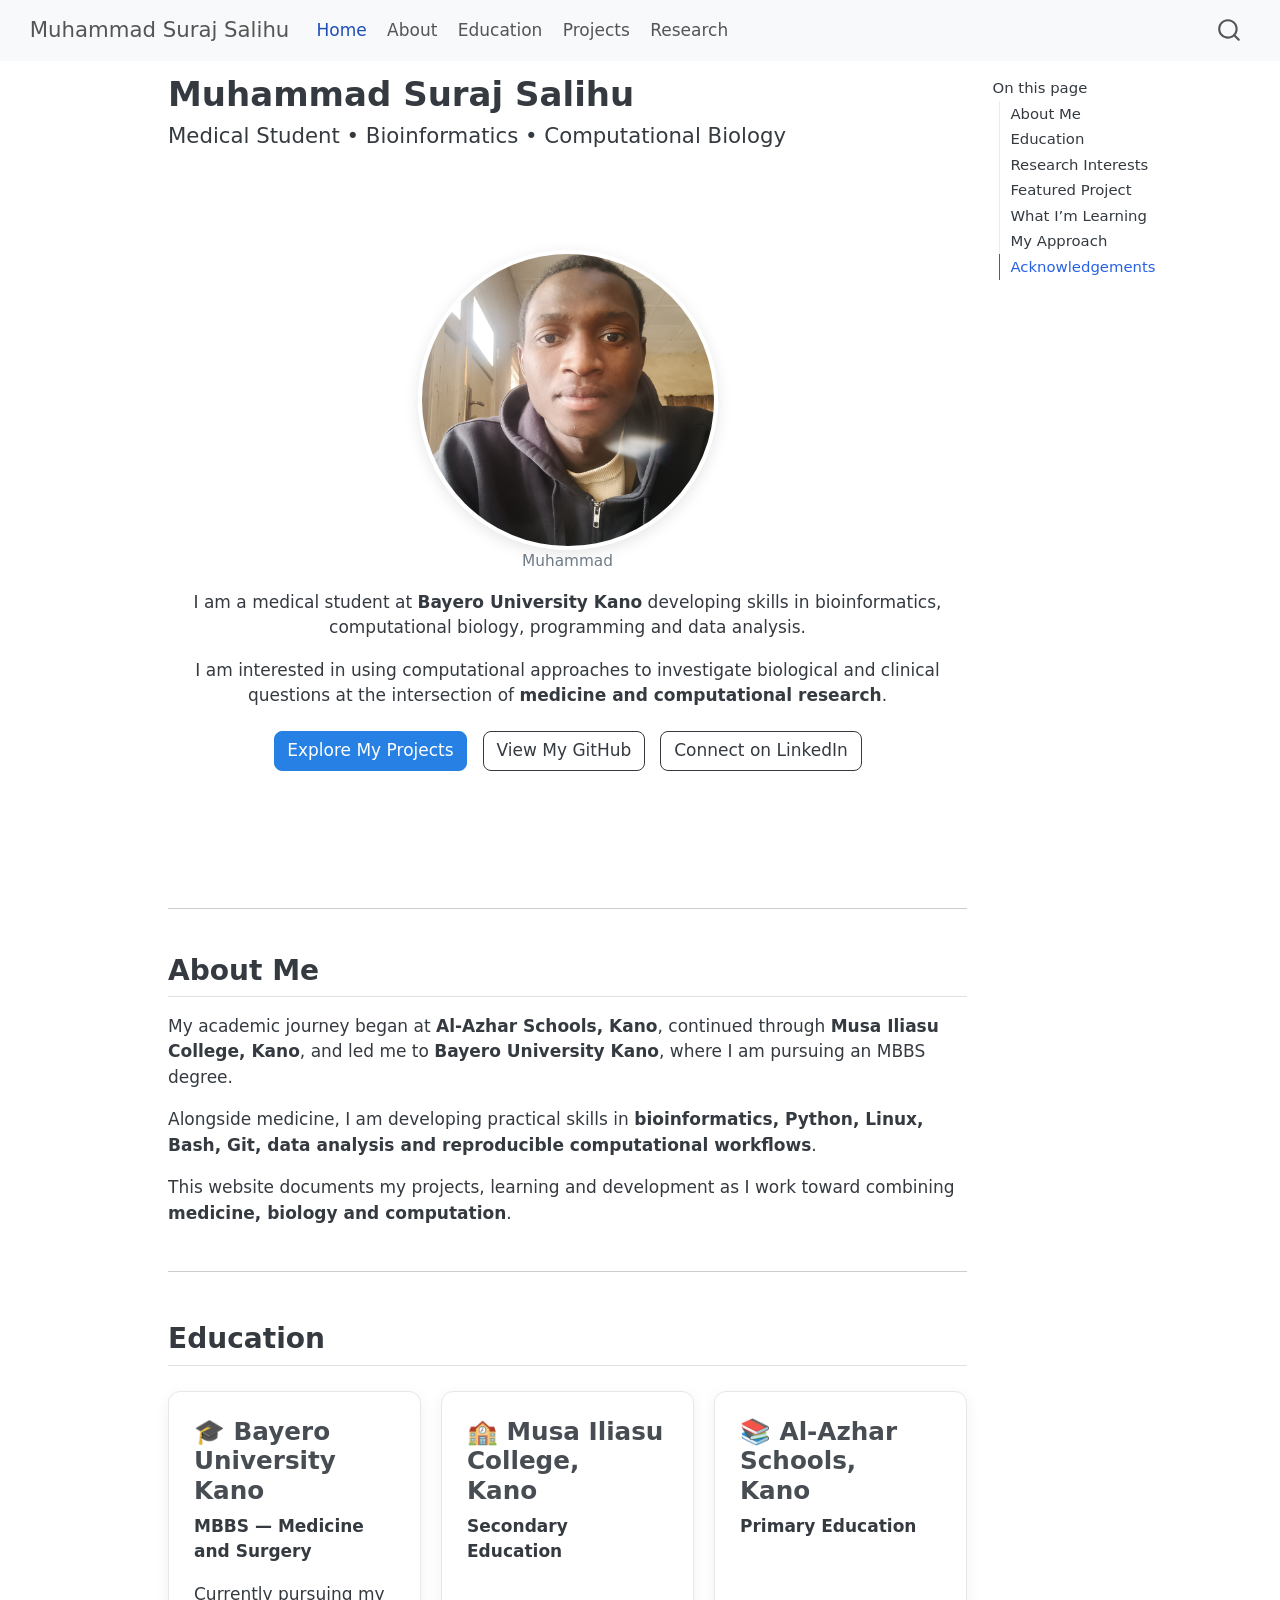
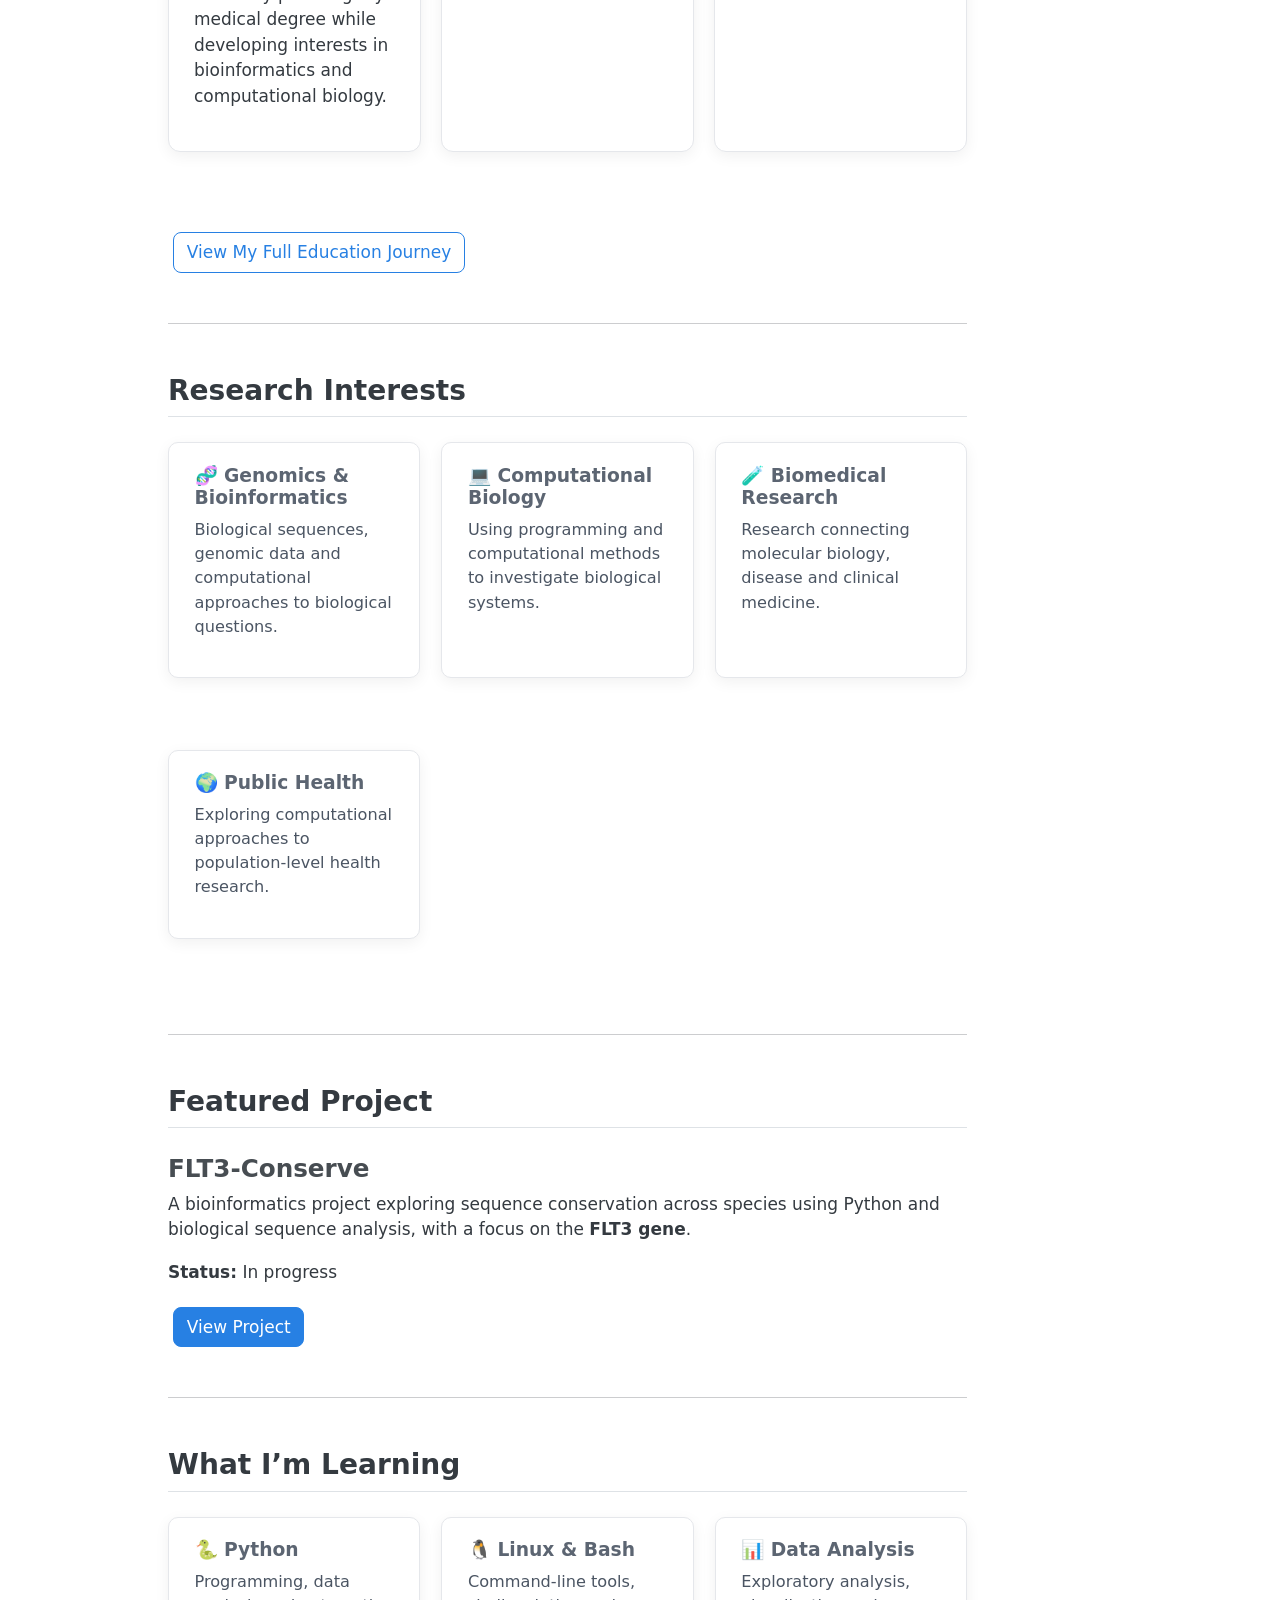
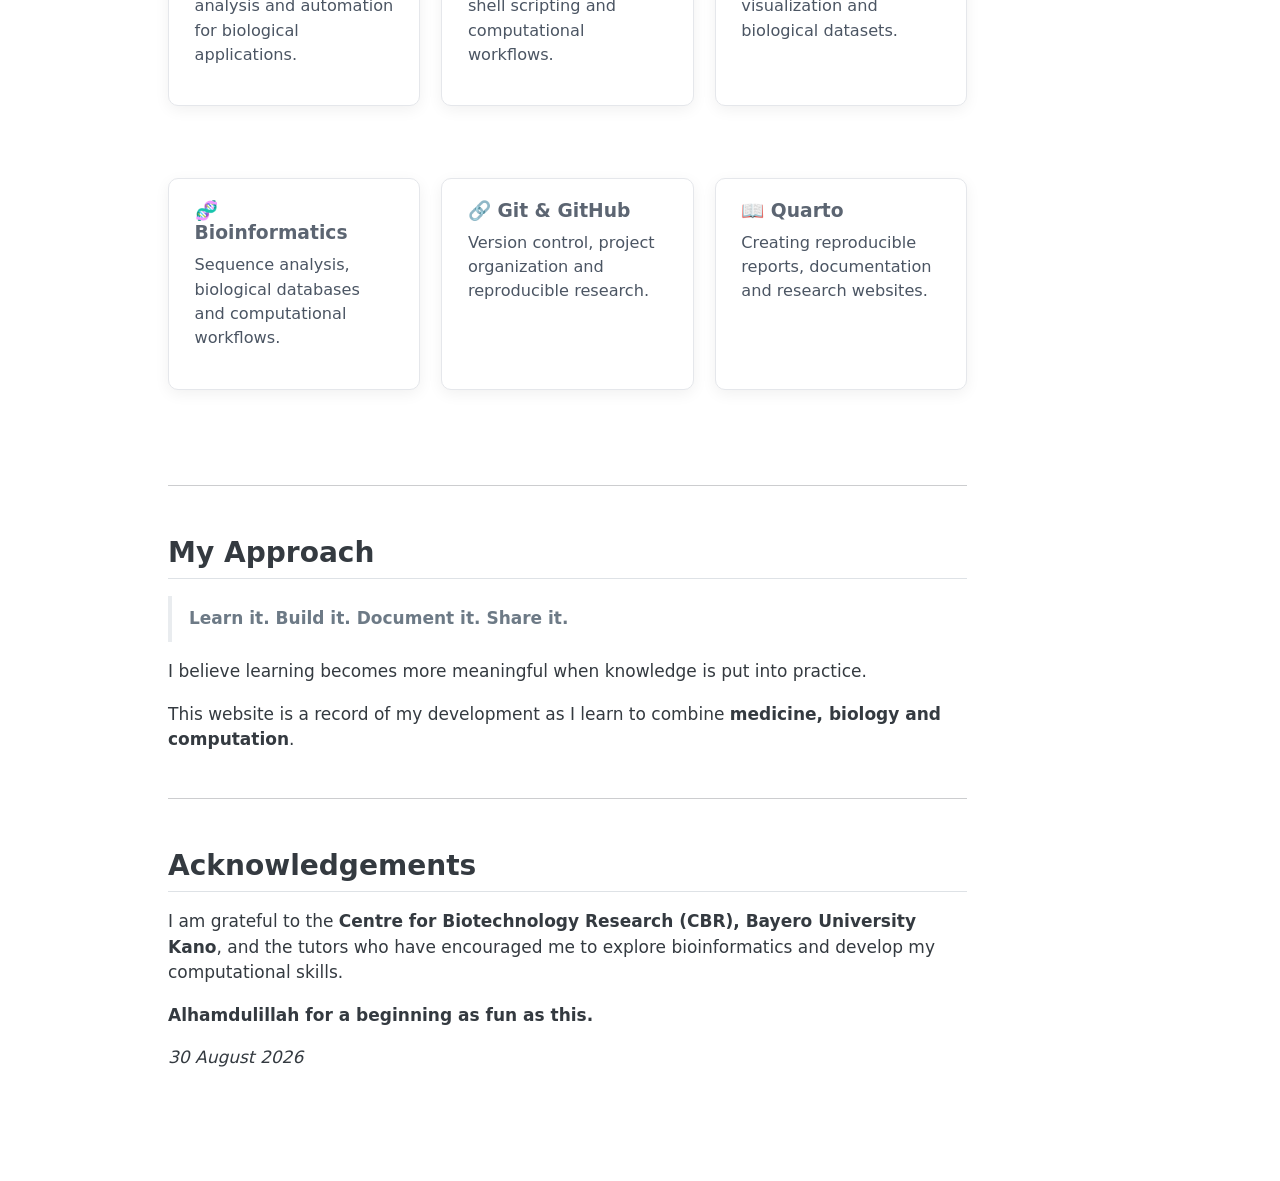
<file: index.html>
<!DOCTYPE html>
<html xmlns="http://www.w3.org/1999/xhtml" lang="en" xml:lang="en"><head>

<meta charset="utf-8">
<meta name="generator" content="quarto-1.9.38">

<meta name="viewport" content="width=device-width, initial-scale=1.0, user-scalable=yes">


<title>Muhammad Suraj Salihu</title>
<style>
/* Default styles provided by pandoc.
** See https://pandoc.org/MANUAL.html#variables-for-html for config info.
*/
code{white-space: pre-wrap;}
span.smallcaps{font-variant: small-caps;}
div.columns{display: flex; gap: min(4vw, 1.5em);}
div.column{flex: auto; overflow-x: auto;}
div.hanging-indent{margin-left: 1.5em; text-indent: -1.5em;}
ul.task-list{list-style: none;}
ul.task-list li input[type="checkbox"] {
  width: 0.8em;
  margin: 0 0.8em 0.2em -1em; /* quarto-specific, see https://github.com/quarto-dev/quarto-cli/issues/4556 */ 
  vertical-align: middle;
}
</style>


<script src="site_libs/quarto-nav/quarto-nav.js"></script>
<script src="site_libs/quarto-nav/headroom.min.js"></script>
<script src="site_libs/clipboard/clipboard.min.js"></script>
<script src="site_libs/quarto-search/autocomplete.umd.js"></script>
<script src="site_libs/quarto-search/fuse.min.js"></script>
<script src="site_libs/quarto-search/quarto-search.js"></script>
<meta name="quarto:offset" content="./">
<script src="site_libs/quarto-html/quarto.js" type="module"></script>
<script src="site_libs/quarto-html/tabsets/tabsets.js" type="module"></script>
<script src="site_libs/quarto-html/popper.min.js"></script>
<script src="site_libs/quarto-html/tippy.umd.min.js"></script>
<script src="site_libs/quarto-html/anchor.min.js"></script>
<link href="site_libs/quarto-html/tippy.css" rel="stylesheet">
<link href="site_libs/quarto-html/quarto-syntax-highlighting-15634bcf2e68342d4ad2dfa704d543f6.css" rel="stylesheet" id="quarto-text-highlighting-styles">
<script src="site_libs/bootstrap/bootstrap.min.js"></script>
<link href="site_libs/bootstrap/bootstrap-icons.css" rel="stylesheet">
<link href="site_libs/bootstrap/bootstrap-c7ab57aa33037bad7520c6cb9ec7d6ec.min.css" rel="stylesheet" append-hash="true" id="quarto-bootstrap" data-mode="light">
<script id="quarto-search-options" type="application/json">{
  "location": "navbar",
  "copy-button": false,
  "collapse-after": 3,
  "panel-placement": "end",
  "type": "overlay",
  "limit": 50,
  "keyboard-shortcut": [
    "f",
    "/",
    "s"
  ],
  "show-item-context": false,
  "language": {
    "search-no-results-text": "No results",
    "search-matching-documents-text": "matching documents",
    "search-copy-link-title": "Copy link to search",
    "search-hide-matches-text": "Hide additional matches",
    "search-more-match-text": "more match in this document",
    "search-more-matches-text": "more matches in this document",
    "search-clear-button-title": "Clear",
    "search-text-placeholder": "",
    "search-detached-cancel-button-title": "Cancel",
    "search-submit-button-title": "Submit",
    "search-label": "Search"
  }
}</script>
<style>html{ scroll-behavior: smooth; }</style>


<link rel="stylesheet" href="styles.css">
</head>

<body class="nav-fixed quarto-light">

<div id="quarto-search-results"></div>
  <header id="quarto-header" class="headroom fixed-top">
    <nav class="navbar navbar-expand-lg " data-bs-theme="dark">
      <div class="navbar-container container-fluid">
      <div class="navbar-brand-container mx-auto">
    <a class="navbar-brand" href="./index.html">
    <span class="navbar-title">Muhammad Suraj Salihu</span>
    </a>
  </div>
            <div id="quarto-search" class="" title="Search"></div>
          <button class="navbar-toggler" type="button" data-bs-toggle="collapse" data-bs-target="#navbarCollapse" aria-controls="navbarCollapse" role="menu" aria-expanded="false" aria-label="Toggle navigation" onclick="if (window.quartoToggleHeadroom) { window.quartoToggleHeadroom(); }">
  <span class="navbar-toggler-icon"></span>
</button>
          <div class="collapse navbar-collapse" id="navbarCollapse">
            <ul class="navbar-nav navbar-nav-scroll me-auto">
  <li class="nav-item">
    <a class="nav-link active" href="./index.html" aria-current="page"> 
<span class="menu-text">Home</span></a>
  </li>  
  <li class="nav-item">
    <a class="nav-link" href="./about.html"> 
<span class="menu-text">About</span></a>
  </li>  
  <li class="nav-item">
    <a class="nav-link" href="./education.html"> 
<span class="menu-text">Education</span></a>
  </li>  
  <li class="nav-item">
    <a class="nav-link" href="./projects.html"> 
<span class="menu-text">Projects</span></a>
  </li>  
  <li class="nav-item">
    <a class="nav-link" href="./research.html"> 
<span class="menu-text">Research</span></a>
  </li>  
</ul>
          </div> <!-- /navcollapse -->
            <div class="quarto-navbar-tools">
</div>
      </div> <!-- /container-fluid -->
    </nav>
</header>
<!-- content -->
<div id="quarto-content" class="quarto-container page-columns page-rows-contents page-layout-article page-navbar">
<!-- sidebar -->
<!-- margin-sidebar -->
    <div id="quarto-margin-sidebar" class="sidebar margin-sidebar">
        <nav id="TOC" role="doc-toc" class="toc-active">
    <h2 id="toc-title">On this page</h2>
   
  <ul>
  <li><a href="#about-me" id="toc-about-me" class="nav-link active" data-scroll-target="#about-me">About Me</a></li>
  <li><a href="#education" id="toc-education" class="nav-link" data-scroll-target="#education">Education</a></li>
  <li><a href="#research-interests" id="toc-research-interests" class="nav-link" data-scroll-target="#research-interests">Research Interests</a></li>
  <li><a href="#featured-project" id="toc-featured-project" class="nav-link" data-scroll-target="#featured-project">Featured Project</a>
  <ul class="collapse">
  <li><a href="#flt3-conserve" id="toc-flt3-conserve" class="nav-link" data-scroll-target="#flt3-conserve">FLT3-Conserve</a></li>
  </ul></li>
  <li><a href="#what-im-learning" id="toc-what-im-learning" class="nav-link" data-scroll-target="#what-im-learning">What I’m Learning</a></li>
  <li><a href="#my-approach" id="toc-my-approach" class="nav-link" data-scroll-target="#my-approach">My Approach</a></li>
  <li><a href="#acknowledgements" id="toc-acknowledgements" class="nav-link" data-scroll-target="#acknowledgements">Acknowledgements</a></li>
  </ul>
</nav>
    </div>
<!-- main -->
<main class="content" id="quarto-document-content">

<header id="title-block-header" class="quarto-title-block default">
<div class="quarto-title">
<h1 class="title">Muhammad Suraj Salihu</h1>
<p class="subtitle lead">Medical Student • Bioinformatics • Computational Biology</p>
</div>



<div class="quarto-title-meta">

    
  
    
  </div>
  


</header>


<div class="hero">
<div class="quarto-figure quarto-figure-center">
<figure class="figure">
<p><img src="images/Muhdu.jpg" class="profile-photo img-fluid figure-img"></p>
<figcaption>Muhammad</figcaption>
</figure>
</div>
<p>I am a medical student at <strong>Bayero University Kano</strong> developing skills in bioinformatics, computational biology, programming and data analysis.</p>
<p>I am interested in using computational approaches to investigate biological and clinical questions at the intersection of <strong>medicine and computational research</strong>.</p>
<p><a href="./projects.html" class="btn btn-primary">Explore My Projects</a> <a href="https://github.com/MuhdSuraj" class="btn btn-outline-secondary">View My GitHub</a> <a href="https://linkedin.com/in/muhammad-suraj-845b51184" class="btn btn-outline-secondary">Connect on LinkedIn</a></p>
</div>
<hr>
<section id="about-me" class="level2">
<h2 class="anchored" data-anchor-id="about-me">About Me</h2>
<p>My academic journey began at <strong>Al-Azhar Schools, Kano</strong>, continued through <strong>Musa Iliasu College, Kano</strong>, and led me to <strong>Bayero University Kano</strong>, where I am pursuing an MBBS degree.</p>
<p>Alongside medicine, I am developing practical skills in <strong>bioinformatics, Python, Linux, Bash, Git, data analysis and reproducible computational workflows</strong>.</p>
<p>This website documents my projects, learning and development as I work toward combining <strong>medicine, biology and computation</strong>.</p>
<hr>
</section>
<section id="education" class="level2">
<h2 class="anchored" data-anchor-id="education">Education</h2>
<div class="education-preview">
<section id="bayero-university-kano" class="level3 education-card">
<h3 class="anchored" data-anchor-id="bayero-university-kano">🎓 Bayero University Kano</h3>
<p><strong>MBBS — Medicine and Surgery</strong></p>
<p>Currently pursuing my medical degree while developing interests in bioinformatics and computational biology.</p>
</section>
<section id="musa-iliasu-college-kano" class="level3 education-card">
<h3 class="anchored" data-anchor-id="musa-iliasu-college-kano">🏫 Musa Iliasu College, Kano</h3>
<p><strong>Secondary Education</strong></p>
</section>
<section id="al-azhar-schools-kano" class="level3 education-card">
<h3 class="anchored" data-anchor-id="al-azhar-schools-kano">📚 Al-Azhar Schools, Kano</h3>
<p><strong>Primary Education</strong></p>
</section>
</div>
<p><a href="./education.html" class="btn btn-outline-primary">View My Full Education Journey</a></p>
<hr>
</section>
<section id="research-interests" class="level2">
<h2 class="anchored" data-anchor-id="research-interests">Research Interests</h2>
<div class="skills-grid">
<section id="genomics-bioinformatics" class="level3 skill-card">
<h3 class="anchored" data-anchor-id="genomics-bioinformatics">🧬 Genomics &amp; Bioinformatics</h3>
<p>Biological sequences, genomic data and computational approaches to biological questions.</p>
</section>
<section id="computational-biology" class="level3 skill-card">
<h3 class="anchored" data-anchor-id="computational-biology">💻 Computational Biology</h3>
<p>Using programming and computational methods to investigate biological systems.</p>
</section>
<section id="biomedical-research" class="level3 skill-card">
<h3 class="anchored" data-anchor-id="biomedical-research">🧪 Biomedical Research</h3>
<p>Research connecting molecular biology, disease and clinical medicine.</p>
</section>
<section id="public-health" class="level3 skill-card">
<h3 class="anchored" data-anchor-id="public-health">🌍 Public Health</h3>
<p>Exploring computational approaches to population-level health research.</p>
</section>
</div>
<hr>
</section>
<section id="featured-project" class="level2">
<h2 class="anchored" data-anchor-id="featured-project">Featured Project</h2>
<section id="flt3-conserve" class="level3">
<h3 class="anchored" data-anchor-id="flt3-conserve">FLT3-Conserve</h3>
<p>A bioinformatics project exploring sequence conservation across species using Python and biological sequence analysis, with a focus on the <strong>FLT3 gene</strong>.</p>
<p><strong>Status:</strong> In progress</p>
<p><a href="./projects.html" class="btn btn-primary">View Project</a></p>
<hr>
</section>
</section>
<section id="what-im-learning" class="level2">
<h2 class="anchored" data-anchor-id="what-im-learning">What I’m Learning</h2>
<div class="skills-grid">
<section id="python" class="level3 skill-card">
<h3 class="anchored" data-anchor-id="python">🐍 Python</h3>
<p>Programming, data analysis and automation for biological applications.</p>
</section>
<section id="linux-bash" class="level3 skill-card">
<h3 class="anchored" data-anchor-id="linux-bash">🐧 Linux &amp; Bash</h3>
<p>Command-line tools, shell scripting and computational workflows.</p>
</section>
<section id="data-analysis" class="level3 skill-card">
<h3 class="anchored" data-anchor-id="data-analysis">📊 Data Analysis</h3>
<p>Exploratory analysis, visualization and biological datasets.</p>
</section>
<section id="bioinformatics" class="level3 skill-card">
<h3 class="anchored" data-anchor-id="bioinformatics">🧬 Bioinformatics</h3>
<p>Sequence analysis, biological databases and computational workflows.</p>
</section>
<section id="git-github" class="level3 skill-card">
<h3 class="anchored" data-anchor-id="git-github">🔗 Git &amp; GitHub</h3>
<p>Version control, project organization and reproducible research.</p>
</section>
<section id="quarto" class="level3 skill-card">
<h3 class="anchored" data-anchor-id="quarto">📖 Quarto</h3>
<p>Creating reproducible reports, documentation and research websites.</p>
</section>
</div>
<hr>
</section>
<section id="my-approach" class="level2">
<h2 class="anchored" data-anchor-id="my-approach">My Approach</h2>
<blockquote class="blockquote">
<p><strong>Learn it. Build it. Document it. Share it.</strong></p>
</blockquote>
<p>I believe learning becomes more meaningful when knowledge is put into practice.</p>
<p>This website is a record of my development as I learn to combine <strong>medicine, biology and computation</strong>.</p>
<hr>
</section>
<section id="acknowledgements" class="level2">
<h2 class="anchored" data-anchor-id="acknowledgements">Acknowledgements</h2>
<p>I am grateful to the <strong>Centre for Biotechnology Research (CBR), Bayero University Kano</strong>, and the tutors who have encouraged me to explore bioinformatics and develop my computational skills.</p>
<p><strong>Alhamdulillah for a beginning as fun as this.</strong></p>
<p><em>30 August 2026</em></p>


</section>

</main> <!-- /main -->
<script id="quarto-html-after-body" type="application/javascript">
  window.document.addEventListener("DOMContentLoaded", function (event) {
    const icon = "";
    const anchorJS = new window.AnchorJS();
    anchorJS.options = {
      placement: 'right',
      icon: icon
    };
    anchorJS.add('.anchored');
    const isCodeAnnotation = (el) => {
      for (const clz of el.classList) {
        if (clz.startsWith('code-annotation-')) {                     
          return true;
        }
      }
      return false;
    }
    const onCopySuccess = function(e) {
      // button target
      const button = e.trigger;
      // don't keep focus
      button.blur();
      // flash "checked"
      button.classList.add('code-copy-button-checked');
      var currentTitle = button.getAttribute("title");
      button.setAttribute("title", "Copied!");
      let tooltip;
      if (window.bootstrap) {
        button.setAttribute("data-bs-toggle", "tooltip");
        button.setAttribute("data-bs-placement", "left");
        button.setAttribute("data-bs-title", "Copied!");
        tooltip = new bootstrap.Tooltip(button, 
          { trigger: "manual", 
            customClass: "code-copy-button-tooltip",
            offset: [0, -8]});
        tooltip.show();    
      }
      setTimeout(function() {
        if (tooltip) {
          tooltip.hide();
          button.removeAttribute("data-bs-title");
          button.removeAttribute("data-bs-toggle");
          button.removeAttribute("data-bs-placement");
        }
        button.setAttribute("title", currentTitle);
        button.classList.remove('code-copy-button-checked');
      }, 1000);
      // clear code selection
      e.clearSelection();
    }
    const getTextToCopy = function(trigger) {
      const outerScaffold = trigger.parentElement.cloneNode(true);
      const codeEl = outerScaffold.querySelector('code');
      for (const childEl of codeEl.children) {
        if (isCodeAnnotation(childEl)) {
          childEl.remove();
        }
      }
      return codeEl.innerText;
    }
    const clipboard = new window.ClipboardJS('.code-copy-button:not([data-in-quarto-modal])', {
      text: getTextToCopy
    });
    clipboard.on('success', onCopySuccess);
    if (window.document.getElementById('quarto-embedded-source-code-modal')) {
      const clipboardModal = new window.ClipboardJS('.code-copy-button[data-in-quarto-modal]', {
        text: getTextToCopy,
        container: window.document.getElementById('quarto-embedded-source-code-modal')
      });
      clipboardModal.on('success', onCopySuccess);
    }
      var localhostRegex = new RegExp(/^(?:http|https):\/\/localhost\:?[0-9]*\//);
      var mailtoRegex = new RegExp(/^mailto:/);
        var filterRegex = new RegExp("https:\/\/MuhdSuraj\.github\.io\/MuhdWeb\/");
      var isInternal = (href) => {
          return filterRegex.test(href) || localhostRegex.test(href) || mailtoRegex.test(href);
      }
      // Inspect non-navigation links and adorn them if external
     var links = window.document.querySelectorAll('a[href]:not(.nav-link):not(.navbar-brand):not(.toc-action):not(.sidebar-link):not(.sidebar-item-toggle):not(.pagination-link):not(.no-external):not([aria-hidden]):not(.dropdown-item):not(.quarto-navigation-tool):not(.about-link)');
      for (var i=0; i<links.length; i++) {
        const link = links[i];
        if (!isInternal(link.href)) {
          // undo the damage that might have been done by quarto-nav.js in the case of
          // links that we want to consider external
          if (link.dataset.originalHref !== undefined) {
            link.href = link.dataset.originalHref;
          }
        }
      }
    function tippyHover(el, contentFn, onTriggerFn, onUntriggerFn) {
      const config = {
        allowHTML: true,
        maxWidth: 500,
        delay: 100,
        arrow: false,
        appendTo: function(el) {
            return el.parentElement;
        },
        interactive: true,
        interactiveBorder: 10,
        theme: 'quarto',
        placement: 'bottom-start',
      };
      if (contentFn) {
        config.content = contentFn;
      }
      if (onTriggerFn) {
        config.onTrigger = onTriggerFn;
      }
      if (onUntriggerFn) {
        config.onUntrigger = onUntriggerFn;
      }
      window.tippy(el, config); 
    }
    const noterefs = window.document.querySelectorAll('a[role="doc-noteref"]');
    for (var i=0; i<noterefs.length; i++) {
      const ref = noterefs[i];
      tippyHover(ref, function() {
        // use id or data attribute instead here
        let href = ref.getAttribute('data-footnote-href') || ref.getAttribute('href');
        try { href = new URL(href).hash; } catch {}
        const id = href.replace(/^#\/?/, "");
        const note = window.document.getElementById(id);
        if (note) {
          return note.innerHTML;
        } else {
          return "";
        }
      });
    }
    const xrefs = window.document.querySelectorAll('a.quarto-xref');
    const processXRef = (id, note) => {
      // Strip column container classes
      const stripColumnClz = (el) => {
        el.classList.remove("page-full", "page-columns");
        if (el.children) {
          for (const child of el.children) {
            stripColumnClz(child);
          }
        }
      }
      stripColumnClz(note)
      if (id === null || id.startsWith('sec-')) {
        // Special case sections, only their first couple elements
        const container = document.createElement("div");
        if (note.children && note.children.length > 2) {
          container.appendChild(note.children[0].cloneNode(true));
          for (let i = 1; i < note.children.length; i++) {
            const child = note.children[i];
            if (child.tagName === "P" && child.innerText === "") {
              continue;
            } else {
              container.appendChild(child.cloneNode(true));
              break;
            }
          }
          if (window.Quarto?.typesetMath) {
            window.Quarto.typesetMath(container);
          }
          return container.innerHTML
        } else {
          if (window.Quarto?.typesetMath) {
            window.Quarto.typesetMath(note);
          }
          return note.innerHTML;
        }
      } else {
        // Remove any anchor links if they are present
        const anchorLink = note.querySelector('a.anchorjs-link');
        if (anchorLink) {
          anchorLink.remove();
        }
        if (window.Quarto?.typesetMath) {
          window.Quarto.typesetMath(note);
        }
        if (note.classList.contains("callout")) {
          return note.outerHTML;
        } else {
          return note.innerHTML;
        }
      }
    }
    for (var i=0; i<xrefs.length; i++) {
      const xref = xrefs[i];
      tippyHover(xref, undefined, function(instance) {
        instance.disable();
        let url = xref.getAttribute('href');
        let hash = undefined; 
        if (url.startsWith('#')) {
          hash = url;
        } else {
          try { hash = new URL(url).hash; } catch {}
        }
        if (hash) {
          const id = hash.replace(/^#\/?/, "");
          const note = window.document.getElementById(id);
          if (note !== null) {
            try {
              const html = processXRef(id, note.cloneNode(true));
              instance.setContent(html);
            } finally {
              instance.enable();
              instance.show();
            }
          } else {
            // See if we can fetch this
            fetch(url.split('#')[0])
            .then(res => res.text())
            .then(html => {
              const parser = new DOMParser();
              const htmlDoc = parser.parseFromString(html, "text/html");
              const note = htmlDoc.getElementById(id);
              if (note !== null) {
                const html = processXRef(id, note);
                instance.setContent(html);
              } 
            }).finally(() => {
              instance.enable();
              instance.show();
            });
          }
        } else {
          // See if we can fetch a full url (with no hash to target)
          // This is a special case and we should probably do some content thinning / targeting
          fetch(url)
          .then(res => res.text())
          .then(html => {
            const parser = new DOMParser();
            const htmlDoc = parser.parseFromString(html, "text/html");
            const note = htmlDoc.querySelector('main.content');
            if (note !== null) {
              // This should only happen for chapter cross references
              // (since there is no id in the URL)
              // remove the first header
              if (note.children.length > 0 && note.children[0].tagName === "HEADER") {
                note.children[0].remove();
              }
              const html = processXRef(null, note);
              instance.setContent(html);
            } 
          }).finally(() => {
            instance.enable();
            instance.show();
          });
        }
      }, function(instance) {
      });
    }
        let selectedAnnoteEl;
        const selectorForAnnotation = ( cell, annotation) => {
          let cellAttr = 'data-code-cell="' + cell + '"';
          let lineAttr = 'data-code-annotation="' +  annotation + '"';
          const selector = 'span[' + cellAttr + '][' + lineAttr + ']';
          return selector;
        }
        const selectCodeLines = (annoteEl) => {
          const doc = window.document;
          const targetCell = annoteEl.getAttribute("data-target-cell");
          const targetAnnotation = annoteEl.getAttribute("data-target-annotation");
          const annoteSpan = window.document.querySelector(selectorForAnnotation(targetCell, targetAnnotation));
          const lines = annoteSpan.getAttribute("data-code-lines").split(",");
          const lineIds = lines.map((line) => {
            return targetCell + "-" + line;
          })
          let top = null;
          let height = null;
          let parent = null;
          if (lineIds.length > 0) {
              //compute the position of the single el (top and bottom and make a div)
              const el = window.document.getElementById(lineIds[0]);
              top = el.offsetTop;
              height = el.offsetHeight;
              parent = el.parentElement.parentElement;
            if (lineIds.length > 1) {
              const lastEl = window.document.getElementById(lineIds[lineIds.length - 1]);
              const bottom = lastEl.offsetTop + lastEl.offsetHeight;
              height = bottom - top;
            }
            if (top !== null && height !== null && parent !== null) {
              // cook up a div (if necessary) and position it 
              let div = window.document.getElementById("code-annotation-line-highlight");
              if (div === null) {
                div = window.document.createElement("div");
                div.setAttribute("id", "code-annotation-line-highlight");
                div.style.position = 'absolute';
                parent.appendChild(div);
              }
              div.style.top = top - 2 + "px";
              div.style.height = height + 4 + "px";
              div.style.left = 0;
              let gutterDiv = window.document.getElementById("code-annotation-line-highlight-gutter");
              if (gutterDiv === null) {
                gutterDiv = window.document.createElement("div");
                gutterDiv.setAttribute("id", "code-annotation-line-highlight-gutter");
                gutterDiv.style.position = 'absolute';
                const codeCell = window.document.getElementById(targetCell);
                const gutter = codeCell.querySelector('.code-annotation-gutter');
                gutter.appendChild(gutterDiv);
              }
              gutterDiv.style.top = top - 2 + "px";
              gutterDiv.style.height = height + 4 + "px";
            }
            selectedAnnoteEl = annoteEl;
          }
        };
        const unselectCodeLines = () => {
          const elementsIds = ["code-annotation-line-highlight", "code-annotation-line-highlight-gutter"];
          elementsIds.forEach((elId) => {
            const div = window.document.getElementById(elId);
            if (div) {
              div.remove();
            }
          });
          selectedAnnoteEl = undefined;
        };
          // Handle positioning of the toggle
      window.addEventListener(
        "resize",
        throttle(() => {
          elRect = undefined;
          if (selectedAnnoteEl) {
            selectCodeLines(selectedAnnoteEl);
          }
        }, 10)
      );
      function throttle(fn, ms) {
      let throttle = false;
      let timer;
        return (...args) => {
          if(!throttle) { // first call gets through
              fn.apply(this, args);
              throttle = true;
          } else { // all the others get throttled
              if(timer) clearTimeout(timer); // cancel #2
              timer = setTimeout(() => {
                fn.apply(this, args);
                timer = throttle = false;
              }, ms);
          }
        };
      }
        // Attach click handler to the DT
        const annoteDls = window.document.querySelectorAll('dt[data-target-cell]');
        for (const annoteDlNode of annoteDls) {
          annoteDlNode.addEventListener('click', (event) => {
            const clickedEl = event.target;
            if (clickedEl !== selectedAnnoteEl) {
              unselectCodeLines();
              const activeEl = window.document.querySelector('dt[data-target-cell].code-annotation-active');
              if (activeEl) {
                activeEl.classList.remove('code-annotation-active');
              }
              selectCodeLines(clickedEl);
              clickedEl.classList.add('code-annotation-active');
            } else {
              // Unselect the line
              unselectCodeLines();
              clickedEl.classList.remove('code-annotation-active');
            }
          });
        }
    const findCites = (el) => {
      const parentEl = el.parentElement;
      if (parentEl) {
        const cites = parentEl.dataset.cites;
        if (cites) {
          return {
            el,
            cites: cites.split(' ')
          };
        } else {
          return findCites(el.parentElement)
        }
      } else {
        return undefined;
      }
    };
    var bibliorefs = window.document.querySelectorAll('a[role="doc-biblioref"]');
    for (var i=0; i<bibliorefs.length; i++) {
      const ref = bibliorefs[i];
      const citeInfo = findCites(ref);
      if (citeInfo) {
        tippyHover(citeInfo.el, function() {
          var popup = window.document.createElement('div');
          citeInfo.cites.forEach(function(cite) {
            var citeDiv = window.document.createElement('div');
            citeDiv.classList.add('hanging-indent');
            citeDiv.classList.add('csl-entry');
            var biblioDiv = window.document.getElementById('ref-' + cite);
            if (biblioDiv) {
              citeDiv.innerHTML = biblioDiv.innerHTML;
            }
            popup.appendChild(citeDiv);
          });
          return popup.innerHTML;
        });
      }
    }
  });
  </script>
</div> <!-- /content -->




<script src="site_libs/quarto-html/zenscroll-min.js"></script>
</body></html>
</file>
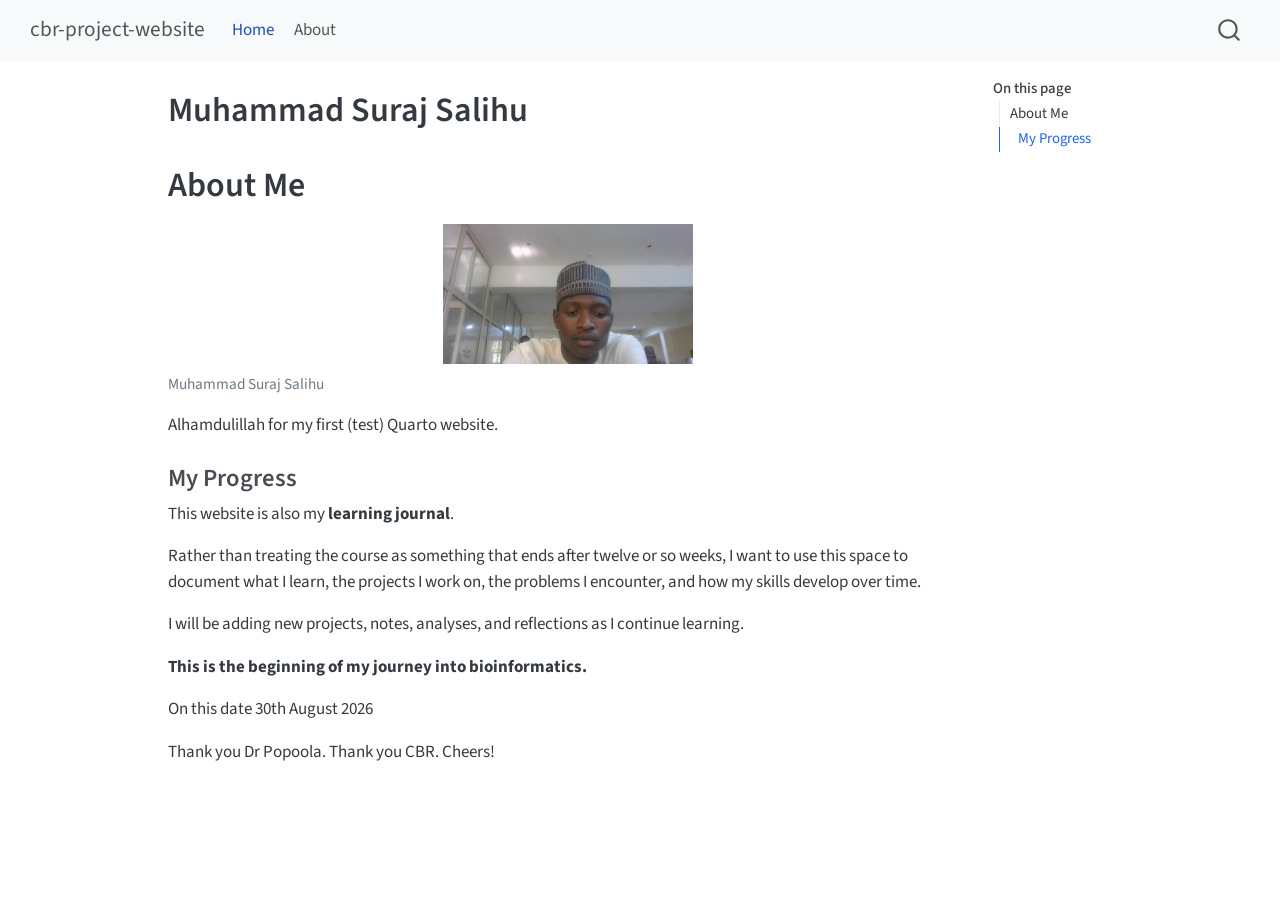
<file: MuhdWeb/docs/index.html>
<!DOCTYPE html>
<html xmlns="http://www.w3.org/1999/xhtml" lang="en" xml:lang="en"><head>

<meta charset="utf-8">
<meta name="generator" content="quarto-1.9.38">

<meta name="viewport" content="width=device-width, initial-scale=1.0, user-scalable=yes">


<title>Muhammad Suraj Salihu – cbr-project-website</title>
<style>
/* Default styles provided by pandoc.
** See https://pandoc.org/MANUAL.html#variables-for-html for config info.
*/
code{white-space: pre-wrap;}
span.smallcaps{font-variant: small-caps;}
div.columns{display: flex; gap: min(4vw, 1.5em);}
div.column{flex: auto; overflow-x: auto;}
div.hanging-indent{margin-left: 1.5em; text-indent: -1.5em;}
ul.task-list{list-style: none;}
ul.task-list li input[type="checkbox"] {
  width: 0.8em;
  margin: 0 0.8em 0.2em -1em; /* quarto-specific, see https://github.com/quarto-dev/quarto-cli/issues/4556 */ 
  vertical-align: middle;
}
</style>


<script src="site_libs/quarto-nav/quarto-nav.js"></script>
<script src="site_libs/quarto-nav/headroom.min.js"></script>
<script src="site_libs/clipboard/clipboard.min.js"></script>
<script src="site_libs/quarto-search/autocomplete.umd.js"></script>
<script src="site_libs/quarto-search/fuse.min.js"></script>
<script src="site_libs/quarto-search/quarto-search.js"></script>
<meta name="quarto:offset" content="./">
<script src="site_libs/quarto-html/quarto.js" type="module"></script>
<script src="site_libs/quarto-html/tabsets/tabsets.js" type="module"></script>
<script src="site_libs/quarto-html/popper.min.js"></script>
<script src="site_libs/quarto-html/tippy.umd.min.js"></script>
<script src="site_libs/quarto-html/anchor.min.js"></script>
<link href="site_libs/quarto-html/tippy.css" rel="stylesheet">
<link href="site_libs/quarto-html/quarto-syntax-highlighting-15634bcf2e68342d4ad2dfa704d543f6.css" rel="stylesheet" id="quarto-text-highlighting-styles">
<script src="site_libs/bootstrap/bootstrap.min.js"></script>
<link href="site_libs/bootstrap/bootstrap-icons.css" rel="stylesheet">
<link href="site_libs/bootstrap/bootstrap-a0f9fd0d421825b736dc1bbcbcba2219.min.css" rel="stylesheet" append-hash="true" id="quarto-bootstrap" data-mode="light">
<script id="quarto-search-options" type="application/json">{
  "location": "navbar",
  "copy-button": false,
  "collapse-after": 3,
  "panel-placement": "end",
  "type": "overlay",
  "limit": 50,
  "keyboard-shortcut": [
    "f",
    "/",
    "s"
  ],
  "show-item-context": false,
  "language": {
    "search-no-results-text": "No results",
    "search-matching-documents-text": "matching documents",
    "search-copy-link-title": "Copy link to search",
    "search-hide-matches-text": "Hide additional matches",
    "search-more-match-text": "more match in this document",
    "search-more-matches-text": "more matches in this document",
    "search-clear-button-title": "Clear",
    "search-text-placeholder": "",
    "search-detached-cancel-button-title": "Cancel",
    "search-submit-button-title": "Submit",
    "search-label": "Search"
  }
}</script>


<link rel="stylesheet" href="styles.css">
</head>

<body class="nav-fixed quarto-light">

<div id="quarto-search-results"></div>
  <header id="quarto-header" class="headroom fixed-top">
    <nav class="navbar navbar-expand-lg " data-bs-theme="dark">
      <div class="navbar-container container-fluid">
      <div class="navbar-brand-container mx-auto">
    <a class="navbar-brand" href="./index.html">
    <span class="navbar-title">cbr-project-website</span>
    </a>
  </div>
            <div id="quarto-search" class="" title="Search"></div>
          <button class="navbar-toggler" type="button" data-bs-toggle="collapse" data-bs-target="#navbarCollapse" aria-controls="navbarCollapse" role="menu" aria-expanded="false" aria-label="Toggle navigation" onclick="if (window.quartoToggleHeadroom) { window.quartoToggleHeadroom(); }">
  <span class="navbar-toggler-icon"></span>
</button>
          <div class="collapse navbar-collapse" id="navbarCollapse">
            <ul class="navbar-nav navbar-nav-scroll me-auto">
  <li class="nav-item">
    <a class="nav-link active" href="./index.html" aria-current="page"> 
<span class="menu-text">Home</span></a>
  </li>  
  <li class="nav-item">
    <a class="nav-link" href="./about.html"> 
<span class="menu-text">About</span></a>
  </li>  
</ul>
          </div> <!-- /navcollapse -->
            <div class="quarto-navbar-tools">
</div>
      </div> <!-- /container-fluid -->
    </nav>
</header>
<!-- content -->
<div id="quarto-content" class="quarto-container page-columns page-rows-contents page-layout-article page-navbar">
<!-- sidebar -->
<!-- margin-sidebar -->
    <div id="quarto-margin-sidebar" class="sidebar margin-sidebar">
        <nav id="TOC" role="doc-toc" class="toc-active">
    <h2 id="toc-title">On this page</h2>
   
  <ul>
  <li><a href="#about-me" id="toc-about-me" class="nav-link active" data-scroll-target="#about-me">About Me</a>
  <ul class="collapse">
  <li><a href="#my-progress" id="toc-my-progress" class="nav-link" data-scroll-target="#my-progress">My Progress</a></li>
  </ul></li>
  </ul>
</nav>
    </div>
<!-- main -->
<main class="content" id="quarto-document-content">

<header id="title-block-header" class="quarto-title-block default">
<div class="quarto-title">
<h1 class="title">Muhammad Suraj Salihu</h1>
</div>



<div class="quarto-title-meta">

    
  
    
  </div>
  


</header>


<section id="about-me" class="level1">
<h1>About Me</h1>
<div class="quarto-figure quarto-figure-center">
<figure class="figure">
<p><img src="images/me.jpg" class="img-fluid figure-img" width="250"></p>
<figcaption>Muhammad Suraj Salihu</figcaption>
</figure>
</div>
<p>Alhamdulillah for my first (test) Quarto website.</p>
<section id="my-progress" class="level3">
<h3 class="anchored" data-anchor-id="my-progress">My Progress</h3>
<p>This website is also my <strong>learning journal</strong>.</p>
<p>Rather than treating the course as something that ends after twelve or so weeks, I want to use this space to document what I learn, the projects I work on, the problems I encounter, and how my skills develop over time.</p>
<p>I will be adding new projects, notes, analyses, and reflections as I continue learning.</p>
<p><strong>This is the beginning of my journey into bioinformatics.</strong></p>
<p>On this date 30th August 2026</p>
<p>Thank you Dr Popoola. Thank you CBR. Cheers!</p>


</section>
</section>

</main> <!-- /main -->
<script id="quarto-html-after-body" type="application/javascript">
  window.document.addEventListener("DOMContentLoaded", function (event) {
    const icon = "";
    const anchorJS = new window.AnchorJS();
    anchorJS.options = {
      placement: 'right',
      icon: icon
    };
    anchorJS.add('.anchored');
    const isCodeAnnotation = (el) => {
      for (const clz of el.classList) {
        if (clz.startsWith('code-annotation-')) {                     
          return true;
        }
      }
      return false;
    }
    const onCopySuccess = function(e) {
      // button target
      const button = e.trigger;
      // don't keep focus
      button.blur();
      // flash "checked"
      button.classList.add('code-copy-button-checked');
      var currentTitle = button.getAttribute("title");
      button.setAttribute("title", "Copied!");
      let tooltip;
      if (window.bootstrap) {
        button.setAttribute("data-bs-toggle", "tooltip");
        button.setAttribute("data-bs-placement", "left");
        button.setAttribute("data-bs-title", "Copied!");
        tooltip = new bootstrap.Tooltip(button, 
          { trigger: "manual", 
            customClass: "code-copy-button-tooltip",
            offset: [0, -8]});
        tooltip.show();    
      }
      setTimeout(function() {
        if (tooltip) {
          tooltip.hide();
          button.removeAttribute("data-bs-title");
          button.removeAttribute("data-bs-toggle");
          button.removeAttribute("data-bs-placement");
        }
        button.setAttribute("title", currentTitle);
        button.classList.remove('code-copy-button-checked');
      }, 1000);
      // clear code selection
      e.clearSelection();
    }
    const getTextToCopy = function(trigger) {
      const outerScaffold = trigger.parentElement.cloneNode(true);
      const codeEl = outerScaffold.querySelector('code');
      for (const childEl of codeEl.children) {
        if (isCodeAnnotation(childEl)) {
          childEl.remove();
        }
      }
      return codeEl.innerText;
    }
    const clipboard = new window.ClipboardJS('.code-copy-button:not([data-in-quarto-modal])', {
      text: getTextToCopy
    });
    clipboard.on('success', onCopySuccess);
    if (window.document.getElementById('quarto-embedded-source-code-modal')) {
      const clipboardModal = new window.ClipboardJS('.code-copy-button[data-in-quarto-modal]', {
        text: getTextToCopy,
        container: window.document.getElementById('quarto-embedded-source-code-modal')
      });
      clipboardModal.on('success', onCopySuccess);
    }
      var localhostRegex = new RegExp(/^(?:http|https):\/\/localhost\:?[0-9]*\//);
      var mailtoRegex = new RegExp(/^mailto:/);
        var filterRegex = new RegExp('/' + window.location.host + '/');
      var isInternal = (href) => {
          return filterRegex.test(href) || localhostRegex.test(href) || mailtoRegex.test(href);
      }
      // Inspect non-navigation links and adorn them if external
     var links = window.document.querySelectorAll('a[href]:not(.nav-link):not(.navbar-brand):not(.toc-action):not(.sidebar-link):not(.sidebar-item-toggle):not(.pagination-link):not(.no-external):not([aria-hidden]):not(.dropdown-item):not(.quarto-navigation-tool):not(.about-link)');
      for (var i=0; i<links.length; i++) {
        const link = links[i];
        if (!isInternal(link.href)) {
          // undo the damage that might have been done by quarto-nav.js in the case of
          // links that we want to consider external
          if (link.dataset.originalHref !== undefined) {
            link.href = link.dataset.originalHref;
          }
        }
      }
    function tippyHover(el, contentFn, onTriggerFn, onUntriggerFn) {
      const config = {
        allowHTML: true,
        maxWidth: 500,
        delay: 100,
        arrow: false,
        appendTo: function(el) {
            return el.parentElement;
        },
        interactive: true,
        interactiveBorder: 10,
        theme: 'quarto',
        placement: 'bottom-start',
      };
      if (contentFn) {
        config.content = contentFn;
      }
      if (onTriggerFn) {
        config.onTrigger = onTriggerFn;
      }
      if (onUntriggerFn) {
        config.onUntrigger = onUntriggerFn;
      }
      window.tippy(el, config); 
    }
    const noterefs = window.document.querySelectorAll('a[role="doc-noteref"]');
    for (var i=0; i<noterefs.length; i++) {
      const ref = noterefs[i];
      tippyHover(ref, function() {
        // use id or data attribute instead here
        let href = ref.getAttribute('data-footnote-href') || ref.getAttribute('href');
        try { href = new URL(href).hash; } catch {}
        const id = href.replace(/^#\/?/, "");
        const note = window.document.getElementById(id);
        if (note) {
          return note.innerHTML;
        } else {
          return "";
        }
      });
    }
    const xrefs = window.document.querySelectorAll('a.quarto-xref');
    const processXRef = (id, note) => {
      // Strip column container classes
      const stripColumnClz = (el) => {
        el.classList.remove("page-full", "page-columns");
        if (el.children) {
          for (const child of el.children) {
            stripColumnClz(child);
          }
        }
      }
      stripColumnClz(note)
      if (id === null || id.startsWith('sec-')) {
        // Special case sections, only their first couple elements
        const container = document.createElement("div");
        if (note.children && note.children.length > 2) {
          container.appendChild(note.children[0].cloneNode(true));
          for (let i = 1; i < note.children.length; i++) {
            const child = note.children[i];
            if (child.tagName === "P" && child.innerText === "") {
              continue;
            } else {
              container.appendChild(child.cloneNode(true));
              break;
            }
          }
          if (window.Quarto?.typesetMath) {
            window.Quarto.typesetMath(container);
          }
          return container.innerHTML
        } else {
          if (window.Quarto?.typesetMath) {
            window.Quarto.typesetMath(note);
          }
          return note.innerHTML;
        }
      } else {
        // Remove any anchor links if they are present
        const anchorLink = note.querySelector('a.anchorjs-link');
        if (anchorLink) {
          anchorLink.remove();
        }
        if (window.Quarto?.typesetMath) {
          window.Quarto.typesetMath(note);
        }
        if (note.classList.contains("callout")) {
          return note.outerHTML;
        } else {
          return note.innerHTML;
        }
      }
    }
    for (var i=0; i<xrefs.length; i++) {
      const xref = xrefs[i];
      tippyHover(xref, undefined, function(instance) {
        instance.disable();
        let url = xref.getAttribute('href');
        let hash = undefined; 
        if (url.startsWith('#')) {
          hash = url;
        } else {
          try { hash = new URL(url).hash; } catch {}
        }
        if (hash) {
          const id = hash.replace(/^#\/?/, "");
          const note = window.document.getElementById(id);
          if (note !== null) {
            try {
              const html = processXRef(id, note.cloneNode(true));
              instance.setContent(html);
            } finally {
              instance.enable();
              instance.show();
            }
          } else {
            // See if we can fetch this
            fetch(url.split('#')[0])
            .then(res => res.text())
            .then(html => {
              const parser = new DOMParser();
              const htmlDoc = parser.parseFromString(html, "text/html");
              const note = htmlDoc.getElementById(id);
              if (note !== null) {
                const html = processXRef(id, note);
                instance.setContent(html);
              } 
            }).finally(() => {
              instance.enable();
              instance.show();
            });
          }
        } else {
          // See if we can fetch a full url (with no hash to target)
          // This is a special case and we should probably do some content thinning / targeting
          fetch(url)
          .then(res => res.text())
          .then(html => {
            const parser = new DOMParser();
            const htmlDoc = parser.parseFromString(html, "text/html");
            const note = htmlDoc.querySelector('main.content');
            if (note !== null) {
              // This should only happen for chapter cross references
              // (since there is no id in the URL)
              // remove the first header
              if (note.children.length > 0 && note.children[0].tagName === "HEADER") {
                note.children[0].remove();
              }
              const html = processXRef(null, note);
              instance.setContent(html);
            } 
          }).finally(() => {
            instance.enable();
            instance.show();
          });
        }
      }, function(instance) {
      });
    }
        let selectedAnnoteEl;
        const selectorForAnnotation = ( cell, annotation) => {
          let cellAttr = 'data-code-cell="' + cell + '"';
          let lineAttr = 'data-code-annotation="' +  annotation + '"';
          const selector = 'span[' + cellAttr + '][' + lineAttr + ']';
          return selector;
        }
        const selectCodeLines = (annoteEl) => {
          const doc = window.document;
          const targetCell = annoteEl.getAttribute("data-target-cell");
          const targetAnnotation = annoteEl.getAttribute("data-target-annotation");
          const annoteSpan = window.document.querySelector(selectorForAnnotation(targetCell, targetAnnotation));
          const lines = annoteSpan.getAttribute("data-code-lines").split(",");
          const lineIds = lines.map((line) => {
            return targetCell + "-" + line;
          })
          let top = null;
          let height = null;
          let parent = null;
          if (lineIds.length > 0) {
              //compute the position of the single el (top and bottom and make a div)
              const el = window.document.getElementById(lineIds[0]);
              top = el.offsetTop;
              height = el.offsetHeight;
              parent = el.parentElement.parentElement;
            if (lineIds.length > 1) {
              const lastEl = window.document.getElementById(lineIds[lineIds.length - 1]);
              const bottom = lastEl.offsetTop + lastEl.offsetHeight;
              height = bottom - top;
            }
            if (top !== null && height !== null && parent !== null) {
              // cook up a div (if necessary) and position it 
              let div = window.document.getElementById("code-annotation-line-highlight");
              if (div === null) {
                div = window.document.createElement("div");
                div.setAttribute("id", "code-annotation-line-highlight");
                div.style.position = 'absolute';
                parent.appendChild(div);
              }
              div.style.top = top - 2 + "px";
              div.style.height = height + 4 + "px";
              div.style.left = 0;
              let gutterDiv = window.document.getElementById("code-annotation-line-highlight-gutter");
              if (gutterDiv === null) {
                gutterDiv = window.document.createElement("div");
                gutterDiv.setAttribute("id", "code-annotation-line-highlight-gutter");
                gutterDiv.style.position = 'absolute';
                const codeCell = window.document.getElementById(targetCell);
                const gutter = codeCell.querySelector('.code-annotation-gutter');
                gutter.appendChild(gutterDiv);
              }
              gutterDiv.style.top = top - 2 + "px";
              gutterDiv.style.height = height + 4 + "px";
            }
            selectedAnnoteEl = annoteEl;
          }
        };
        const unselectCodeLines = () => {
          const elementsIds = ["code-annotation-line-highlight", "code-annotation-line-highlight-gutter"];
          elementsIds.forEach((elId) => {
            const div = window.document.getElementById(elId);
            if (div) {
              div.remove();
            }
          });
          selectedAnnoteEl = undefined;
        };
          // Handle positioning of the toggle
      window.addEventListener(
        "resize",
        throttle(() => {
          elRect = undefined;
          if (selectedAnnoteEl) {
            selectCodeLines(selectedAnnoteEl);
          }
        }, 10)
      );
      function throttle(fn, ms) {
      let throttle = false;
      let timer;
        return (...args) => {
          if(!throttle) { // first call gets through
              fn.apply(this, args);
              throttle = true;
          } else { // all the others get throttled
              if(timer) clearTimeout(timer); // cancel #2
              timer = setTimeout(() => {
                fn.apply(this, args);
                timer = throttle = false;
              }, ms);
          }
        };
      }
        // Attach click handler to the DT
        const annoteDls = window.document.querySelectorAll('dt[data-target-cell]');
        for (const annoteDlNode of annoteDls) {
          annoteDlNode.addEventListener('click', (event) => {
            const clickedEl = event.target;
            if (clickedEl !== selectedAnnoteEl) {
              unselectCodeLines();
              const activeEl = window.document.querySelector('dt[data-target-cell].code-annotation-active');
              if (activeEl) {
                activeEl.classList.remove('code-annotation-active');
              }
              selectCodeLines(clickedEl);
              clickedEl.classList.add('code-annotation-active');
            } else {
              // Unselect the line
              unselectCodeLines();
              clickedEl.classList.remove('code-annotation-active');
            }
          });
        }
    const findCites = (el) => {
      const parentEl = el.parentElement;
      if (parentEl) {
        const cites = parentEl.dataset.cites;
        if (cites) {
          return {
            el,
            cites: cites.split(' ')
          };
        } else {
          return findCites(el.parentElement)
        }
      } else {
        return undefined;
      }
    };
    var bibliorefs = window.document.querySelectorAll('a[role="doc-biblioref"]');
    for (var i=0; i<bibliorefs.length; i++) {
      const ref = bibliorefs[i];
      const citeInfo = findCites(ref);
      if (citeInfo) {
        tippyHover(citeInfo.el, function() {
          var popup = window.document.createElement('div');
          citeInfo.cites.forEach(function(cite) {
            var citeDiv = window.document.createElement('div');
            citeDiv.classList.add('hanging-indent');
            citeDiv.classList.add('csl-entry');
            var biblioDiv = window.document.getElementById('ref-' + cite);
            if (biblioDiv) {
              citeDiv.innerHTML = biblioDiv.innerHTML;
            }
            popup.appendChild(citeDiv);
          });
          return popup.innerHTML;
        });
      }
    }
  });
  </script>
</div> <!-- /content -->




</body></html>
</file>
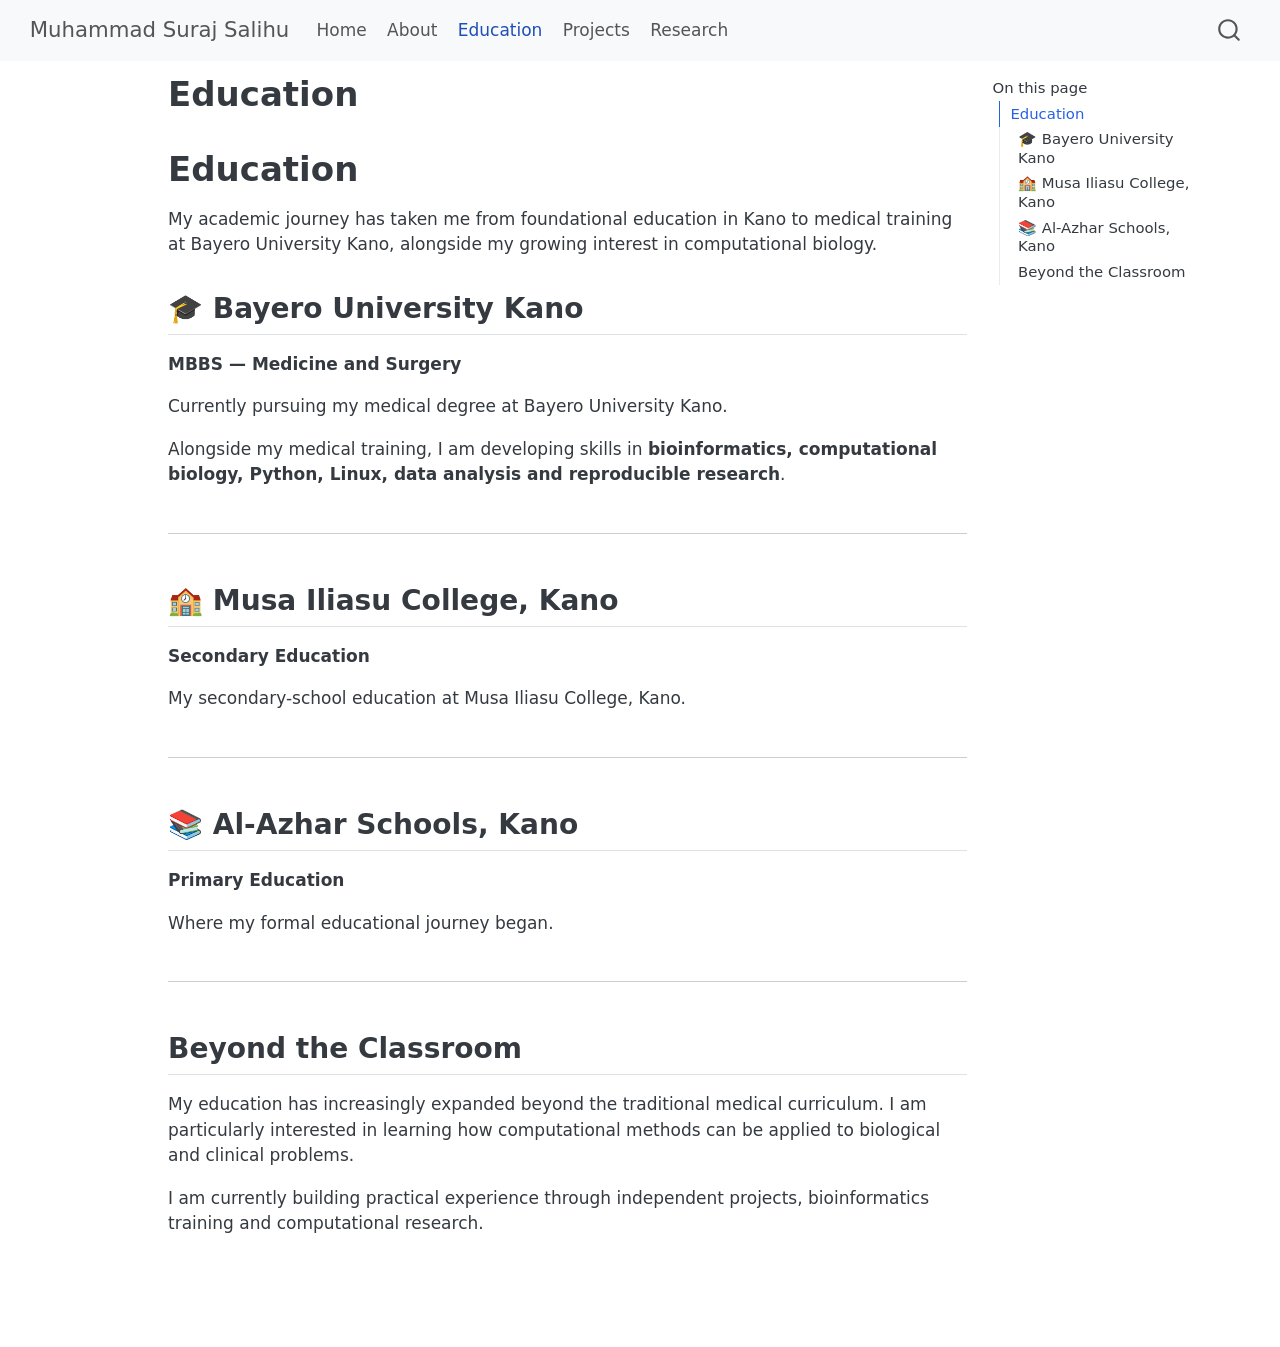
<file: education.html>
<!DOCTYPE html>
<html xmlns="http://www.w3.org/1999/xhtml" lang="en" xml:lang="en"><head>

<meta charset="utf-8">
<meta name="generator" content="quarto-1.9.38">

<meta name="viewport" content="width=device-width, initial-scale=1.0, user-scalable=yes">


<title>Education – Muhammad Suraj Salihu</title>
<style>
/* Default styles provided by pandoc.
** See https://pandoc.org/MANUAL.html#variables-for-html for config info.
*/
code{white-space: pre-wrap;}
span.smallcaps{font-variant: small-caps;}
div.columns{display: flex; gap: min(4vw, 1.5em);}
div.column{flex: auto; overflow-x: auto;}
div.hanging-indent{margin-left: 1.5em; text-indent: -1.5em;}
ul.task-list{list-style: none;}
ul.task-list li input[type="checkbox"] {
  width: 0.8em;
  margin: 0 0.8em 0.2em -1em; /* quarto-specific, see https://github.com/quarto-dev/quarto-cli/issues/4556 */ 
  vertical-align: middle;
}
</style>


<script src="site_libs/quarto-nav/quarto-nav.js"></script>
<script src="site_libs/quarto-nav/headroom.min.js"></script>
<script src="site_libs/clipboard/clipboard.min.js"></script>
<script src="site_libs/quarto-search/autocomplete.umd.js"></script>
<script src="site_libs/quarto-search/fuse.min.js"></script>
<script src="site_libs/quarto-search/quarto-search.js"></script>
<meta name="quarto:offset" content="./">
<script src="site_libs/quarto-html/quarto.js" type="module"></script>
<script src="site_libs/quarto-html/tabsets/tabsets.js" type="module"></script>
<script src="site_libs/quarto-html/popper.min.js"></script>
<script src="site_libs/quarto-html/tippy.umd.min.js"></script>
<script src="site_libs/quarto-html/anchor.min.js"></script>
<link href="site_libs/quarto-html/tippy.css" rel="stylesheet">
<link href="site_libs/quarto-html/quarto-syntax-highlighting-15634bcf2e68342d4ad2dfa704d543f6.css" rel="stylesheet" id="quarto-text-highlighting-styles">
<script src="site_libs/bootstrap/bootstrap.min.js"></script>
<link href="site_libs/bootstrap/bootstrap-icons.css" rel="stylesheet">
<link href="site_libs/bootstrap/bootstrap-c7ab57aa33037bad7520c6cb9ec7d6ec.min.css" rel="stylesheet" append-hash="true" id="quarto-bootstrap" data-mode="light">
<script id="quarto-search-options" type="application/json">{
  "location": "navbar",
  "copy-button": false,
  "collapse-after": 3,
  "panel-placement": "end",
  "type": "overlay",
  "limit": 50,
  "keyboard-shortcut": [
    "f",
    "/",
    "s"
  ],
  "show-item-context": false,
  "language": {
    "search-no-results-text": "No results",
    "search-matching-documents-text": "matching documents",
    "search-copy-link-title": "Copy link to search",
    "search-hide-matches-text": "Hide additional matches",
    "search-more-match-text": "more match in this document",
    "search-more-matches-text": "more matches in this document",
    "search-clear-button-title": "Clear",
    "search-text-placeholder": "",
    "search-detached-cancel-button-title": "Cancel",
    "search-submit-button-title": "Submit",
    "search-label": "Search"
  }
}</script>
<style>html{ scroll-behavior: smooth; }</style>


<link rel="stylesheet" href="styles.css">
</head>

<body class="nav-fixed quarto-light">

<div id="quarto-search-results"></div>
  <header id="quarto-header" class="headroom fixed-top">
    <nav class="navbar navbar-expand-lg " data-bs-theme="dark">
      <div class="navbar-container container-fluid">
      <div class="navbar-brand-container mx-auto">
    <a class="navbar-brand" href="./index.html">
    <span class="navbar-title">Muhammad Suraj Salihu</span>
    </a>
  </div>
            <div id="quarto-search" class="" title="Search"></div>
          <button class="navbar-toggler" type="button" data-bs-toggle="collapse" data-bs-target="#navbarCollapse" aria-controls="navbarCollapse" role="menu" aria-expanded="false" aria-label="Toggle navigation" onclick="if (window.quartoToggleHeadroom) { window.quartoToggleHeadroom(); }">
  <span class="navbar-toggler-icon"></span>
</button>
          <div class="collapse navbar-collapse" id="navbarCollapse">
            <ul class="navbar-nav navbar-nav-scroll me-auto">
  <li class="nav-item">
    <a class="nav-link" href="./index.html"> 
<span class="menu-text">Home</span></a>
  </li>  
  <li class="nav-item">
    <a class="nav-link" href="./about.html"> 
<span class="menu-text">About</span></a>
  </li>  
  <li class="nav-item">
    <a class="nav-link active" href="./education.html" aria-current="page"> 
<span class="menu-text">Education</span></a>
  </li>  
  <li class="nav-item">
    <a class="nav-link" href="./projects.html"> 
<span class="menu-text">Projects</span></a>
  </li>  
  <li class="nav-item">
    <a class="nav-link" href="./research.html"> 
<span class="menu-text">Research</span></a>
  </li>  
</ul>
          </div> <!-- /navcollapse -->
            <div class="quarto-navbar-tools">
</div>
      </div> <!-- /container-fluid -->
    </nav>
</header>
<!-- content -->
<div id="quarto-content" class="quarto-container page-columns page-rows-contents page-layout-article page-navbar">
<!-- sidebar -->
<!-- margin-sidebar -->
    <div id="quarto-margin-sidebar" class="sidebar margin-sidebar">
        <nav id="TOC" role="doc-toc" class="toc-active">
    <h2 id="toc-title">On this page</h2>
   
  <ul>
  <li><a href="#education" id="toc-education" class="nav-link active" data-scroll-target="#education">Education</a>
  <ul class="collapse">
  <li><a href="#bayero-university-kano" id="toc-bayero-university-kano" class="nav-link" data-scroll-target="#bayero-university-kano">🎓 Bayero University Kano</a></li>
  <li><a href="#musa-iliasu-college-kano" id="toc-musa-iliasu-college-kano" class="nav-link" data-scroll-target="#musa-iliasu-college-kano">🏫 Musa Iliasu College, Kano</a></li>
  <li><a href="#al-azhar-schools-kano" id="toc-al-azhar-schools-kano" class="nav-link" data-scroll-target="#al-azhar-schools-kano">📚 Al-Azhar Schools, Kano</a></li>
  <li><a href="#beyond-the-classroom" id="toc-beyond-the-classroom" class="nav-link" data-scroll-target="#beyond-the-classroom">Beyond the Classroom</a></li>
  </ul></li>
  </ul>
</nav>
    </div>
<!-- main -->
<main class="content" id="quarto-document-content">

<header id="title-block-header" class="quarto-title-block default">
<div class="quarto-title">
<h1 class="title">Education</h1>
</div>



<div class="quarto-title-meta">

    
  
    
  </div>
  


</header>


<section id="education" class="level1">
<h1>Education</h1>
<p>My academic journey has taken me from foundational education in Kano to medical training at Bayero University Kano, alongside my growing interest in computational biology.</p>
<section id="bayero-university-kano" class="level2">
<h2 class="anchored" data-anchor-id="bayero-university-kano">🎓 Bayero University Kano</h2>
<p><strong>MBBS — Medicine and Surgery</strong></p>
<p>Currently pursuing my medical degree at Bayero University Kano.</p>
<p>Alongside my medical training, I am developing skills in <strong>bioinformatics, computational biology, Python, Linux, data analysis and reproducible research</strong>.</p>
<hr>
</section>
<section id="musa-iliasu-college-kano" class="level2">
<h2 class="anchored" data-anchor-id="musa-iliasu-college-kano">🏫 Musa Iliasu College, Kano</h2>
<p><strong>Secondary Education</strong></p>
<p>My secondary-school education at Musa Iliasu College, Kano.</p>
<hr>
</section>
<section id="al-azhar-schools-kano" class="level2">
<h2 class="anchored" data-anchor-id="al-azhar-schools-kano">📚 Al-Azhar Schools, Kano</h2>
<p><strong>Primary Education</strong></p>
<p>Where my formal educational journey began.</p>
<hr>
</section>
<section id="beyond-the-classroom" class="level2">
<h2 class="anchored" data-anchor-id="beyond-the-classroom">Beyond the Classroom</h2>
<p>My education has increasingly expanded beyond the traditional medical curriculum. I am particularly interested in learning how computational methods can be applied to biological and clinical problems.</p>
<p>I am currently building practical experience through independent projects, bioinformatics training and computational research.</p>


</section>
</section>

</main> <!-- /main -->
<script id="quarto-html-after-body" type="application/javascript">
  window.document.addEventListener("DOMContentLoaded", function (event) {
    const icon = "";
    const anchorJS = new window.AnchorJS();
    anchorJS.options = {
      placement: 'right',
      icon: icon
    };
    anchorJS.add('.anchored');
    const isCodeAnnotation = (el) => {
      for (const clz of el.classList) {
        if (clz.startsWith('code-annotation-')) {                     
          return true;
        }
      }
      return false;
    }
    const onCopySuccess = function(e) {
      // button target
      const button = e.trigger;
      // don't keep focus
      button.blur();
      // flash "checked"
      button.classList.add('code-copy-button-checked');
      var currentTitle = button.getAttribute("title");
      button.setAttribute("title", "Copied!");
      let tooltip;
      if (window.bootstrap) {
        button.setAttribute("data-bs-toggle", "tooltip");
        button.setAttribute("data-bs-placement", "left");
        button.setAttribute("data-bs-title", "Copied!");
        tooltip = new bootstrap.Tooltip(button, 
          { trigger: "manual", 
            customClass: "code-copy-button-tooltip",
            offset: [0, -8]});
        tooltip.show();    
      }
      setTimeout(function() {
        if (tooltip) {
          tooltip.hide();
          button.removeAttribute("data-bs-title");
          button.removeAttribute("data-bs-toggle");
          button.removeAttribute("data-bs-placement");
        }
        button.setAttribute("title", currentTitle);
        button.classList.remove('code-copy-button-checked');
      }, 1000);
      // clear code selection
      e.clearSelection();
    }
    const getTextToCopy = function(trigger) {
      const outerScaffold = trigger.parentElement.cloneNode(true);
      const codeEl = outerScaffold.querySelector('code');
      for (const childEl of codeEl.children) {
        if (isCodeAnnotation(childEl)) {
          childEl.remove();
        }
      }
      return codeEl.innerText;
    }
    const clipboard = new window.ClipboardJS('.code-copy-button:not([data-in-quarto-modal])', {
      text: getTextToCopy
    });
    clipboard.on('success', onCopySuccess);
    if (window.document.getElementById('quarto-embedded-source-code-modal')) {
      const clipboardModal = new window.ClipboardJS('.code-copy-button[data-in-quarto-modal]', {
        text: getTextToCopy,
        container: window.document.getElementById('quarto-embedded-source-code-modal')
      });
      clipboardModal.on('success', onCopySuccess);
    }
      var localhostRegex = new RegExp(/^(?:http|https):\/\/localhost\:?[0-9]*\//);
      var mailtoRegex = new RegExp(/^mailto:/);
        var filterRegex = new RegExp("https:\/\/MuhdSuraj\.github\.io\/MuhdWeb\/");
      var isInternal = (href) => {
          return filterRegex.test(href) || localhostRegex.test(href) || mailtoRegex.test(href);
      }
      // Inspect non-navigation links and adorn them if external
     var links = window.document.querySelectorAll('a[href]:not(.nav-link):not(.navbar-brand):not(.toc-action):not(.sidebar-link):not(.sidebar-item-toggle):not(.pagination-link):not(.no-external):not([aria-hidden]):not(.dropdown-item):not(.quarto-navigation-tool):not(.about-link)');
      for (var i=0; i<links.length; i++) {
        const link = links[i];
        if (!isInternal(link.href)) {
          // undo the damage that might have been done by quarto-nav.js in the case of
          // links that we want to consider external
          if (link.dataset.originalHref !== undefined) {
            link.href = link.dataset.originalHref;
          }
        }
      }
    function tippyHover(el, contentFn, onTriggerFn, onUntriggerFn) {
      const config = {
        allowHTML: true,
        maxWidth: 500,
        delay: 100,
        arrow: false,
        appendTo: function(el) {
            return el.parentElement;
        },
        interactive: true,
        interactiveBorder: 10,
        theme: 'quarto',
        placement: 'bottom-start',
      };
      if (contentFn) {
        config.content = contentFn;
      }
      if (onTriggerFn) {
        config.onTrigger = onTriggerFn;
      }
      if (onUntriggerFn) {
        config.onUntrigger = onUntriggerFn;
      }
      window.tippy(el, config); 
    }
    const noterefs = window.document.querySelectorAll('a[role="doc-noteref"]');
    for (var i=0; i<noterefs.length; i++) {
      const ref = noterefs[i];
      tippyHover(ref, function() {
        // use id or data attribute instead here
        let href = ref.getAttribute('data-footnote-href') || ref.getAttribute('href');
        try { href = new URL(href).hash; } catch {}
        const id = href.replace(/^#\/?/, "");
        const note = window.document.getElementById(id);
        if (note) {
          return note.innerHTML;
        } else {
          return "";
        }
      });
    }
    const xrefs = window.document.querySelectorAll('a.quarto-xref');
    const processXRef = (id, note) => {
      // Strip column container classes
      const stripColumnClz = (el) => {
        el.classList.remove("page-full", "page-columns");
        if (el.children) {
          for (const child of el.children) {
            stripColumnClz(child);
          }
        }
      }
      stripColumnClz(note)
      if (id === null || id.startsWith('sec-')) {
        // Special case sections, only their first couple elements
        const container = document.createElement("div");
        if (note.children && note.children.length > 2) {
          container.appendChild(note.children[0].cloneNode(true));
          for (let i = 1; i < note.children.length; i++) {
            const child = note.children[i];
            if (child.tagName === "P" && child.innerText === "") {
              continue;
            } else {
              container.appendChild(child.cloneNode(true));
              break;
            }
          }
          if (window.Quarto?.typesetMath) {
            window.Quarto.typesetMath(container);
          }
          return container.innerHTML
        } else {
          if (window.Quarto?.typesetMath) {
            window.Quarto.typesetMath(note);
          }
          return note.innerHTML;
        }
      } else {
        // Remove any anchor links if they are present
        const anchorLink = note.querySelector('a.anchorjs-link');
        if (anchorLink) {
          anchorLink.remove();
        }
        if (window.Quarto?.typesetMath) {
          window.Quarto.typesetMath(note);
        }
        if (note.classList.contains("callout")) {
          return note.outerHTML;
        } else {
          return note.innerHTML;
        }
      }
    }
    for (var i=0; i<xrefs.length; i++) {
      const xref = xrefs[i];
      tippyHover(xref, undefined, function(instance) {
        instance.disable();
        let url = xref.getAttribute('href');
        let hash = undefined; 
        if (url.startsWith('#')) {
          hash = url;
        } else {
          try { hash = new URL(url).hash; } catch {}
        }
        if (hash) {
          const id = hash.replace(/^#\/?/, "");
          const note = window.document.getElementById(id);
          if (note !== null) {
            try {
              const html = processXRef(id, note.cloneNode(true));
              instance.setContent(html);
            } finally {
              instance.enable();
              instance.show();
            }
          } else {
            // See if we can fetch this
            fetch(url.split('#')[0])
            .then(res => res.text())
            .then(html => {
              const parser = new DOMParser();
              const htmlDoc = parser.parseFromString(html, "text/html");
              const note = htmlDoc.getElementById(id);
              if (note !== null) {
                const html = processXRef(id, note);
                instance.setContent(html);
              } 
            }).finally(() => {
              instance.enable();
              instance.show();
            });
          }
        } else {
          // See if we can fetch a full url (with no hash to target)
          // This is a special case and we should probably do some content thinning / targeting
          fetch(url)
          .then(res => res.text())
          .then(html => {
            const parser = new DOMParser();
            const htmlDoc = parser.parseFromString(html, "text/html");
            const note = htmlDoc.querySelector('main.content');
            if (note !== null) {
              // This should only happen for chapter cross references
              // (since there is no id in the URL)
              // remove the first header
              if (note.children.length > 0 && note.children[0].tagName === "HEADER") {
                note.children[0].remove();
              }
              const html = processXRef(null, note);
              instance.setContent(html);
            } 
          }).finally(() => {
            instance.enable();
            instance.show();
          });
        }
      }, function(instance) {
      });
    }
        let selectedAnnoteEl;
        const selectorForAnnotation = ( cell, annotation) => {
          let cellAttr = 'data-code-cell="' + cell + '"';
          let lineAttr = 'data-code-annotation="' +  annotation + '"';
          const selector = 'span[' + cellAttr + '][' + lineAttr + ']';
          return selector;
        }
        const selectCodeLines = (annoteEl) => {
          const doc = window.document;
          const targetCell = annoteEl.getAttribute("data-target-cell");
          const targetAnnotation = annoteEl.getAttribute("data-target-annotation");
          const annoteSpan = window.document.querySelector(selectorForAnnotation(targetCell, targetAnnotation));
          const lines = annoteSpan.getAttribute("data-code-lines").split(",");
          const lineIds = lines.map((line) => {
            return targetCell + "-" + line;
          })
          let top = null;
          let height = null;
          let parent = null;
          if (lineIds.length > 0) {
              //compute the position of the single el (top and bottom and make a div)
              const el = window.document.getElementById(lineIds[0]);
              top = el.offsetTop;
              height = el.offsetHeight;
              parent = el.parentElement.parentElement;
            if (lineIds.length > 1) {
              const lastEl = window.document.getElementById(lineIds[lineIds.length - 1]);
              const bottom = lastEl.offsetTop + lastEl.offsetHeight;
              height = bottom - top;
            }
            if (top !== null && height !== null && parent !== null) {
              // cook up a div (if necessary) and position it 
              let div = window.document.getElementById("code-annotation-line-highlight");
              if (div === null) {
                div = window.document.createElement("div");
                div.setAttribute("id", "code-annotation-line-highlight");
                div.style.position = 'absolute';
                parent.appendChild(div);
              }
              div.style.top = top - 2 + "px";
              div.style.height = height + 4 + "px";
              div.style.left = 0;
              let gutterDiv = window.document.getElementById("code-annotation-line-highlight-gutter");
              if (gutterDiv === null) {
                gutterDiv = window.document.createElement("div");
                gutterDiv.setAttribute("id", "code-annotation-line-highlight-gutter");
                gutterDiv.style.position = 'absolute';
                const codeCell = window.document.getElementById(targetCell);
                const gutter = codeCell.querySelector('.code-annotation-gutter');
                gutter.appendChild(gutterDiv);
              }
              gutterDiv.style.top = top - 2 + "px";
              gutterDiv.style.height = height + 4 + "px";
            }
            selectedAnnoteEl = annoteEl;
          }
        };
        const unselectCodeLines = () => {
          const elementsIds = ["code-annotation-line-highlight", "code-annotation-line-highlight-gutter"];
          elementsIds.forEach((elId) => {
            const div = window.document.getElementById(elId);
            if (div) {
              div.remove();
            }
          });
          selectedAnnoteEl = undefined;
        };
          // Handle positioning of the toggle
      window.addEventListener(
        "resize",
        throttle(() => {
          elRect = undefined;
          if (selectedAnnoteEl) {
            selectCodeLines(selectedAnnoteEl);
          }
        }, 10)
      );
      function throttle(fn, ms) {
      let throttle = false;
      let timer;
        return (...args) => {
          if(!throttle) { // first call gets through
              fn.apply(this, args);
              throttle = true;
          } else { // all the others get throttled
              if(timer) clearTimeout(timer); // cancel #2
              timer = setTimeout(() => {
                fn.apply(this, args);
                timer = throttle = false;
              }, ms);
          }
        };
      }
        // Attach click handler to the DT
        const annoteDls = window.document.querySelectorAll('dt[data-target-cell]');
        for (const annoteDlNode of annoteDls) {
          annoteDlNode.addEventListener('click', (event) => {
            const clickedEl = event.target;
            if (clickedEl !== selectedAnnoteEl) {
              unselectCodeLines();
              const activeEl = window.document.querySelector('dt[data-target-cell].code-annotation-active');
              if (activeEl) {
                activeEl.classList.remove('code-annotation-active');
              }
              selectCodeLines(clickedEl);
              clickedEl.classList.add('code-annotation-active');
            } else {
              // Unselect the line
              unselectCodeLines();
              clickedEl.classList.remove('code-annotation-active');
            }
          });
        }
    const findCites = (el) => {
      const parentEl = el.parentElement;
      if (parentEl) {
        const cites = parentEl.dataset.cites;
        if (cites) {
          return {
            el,
            cites: cites.split(' ')
          };
        } else {
          return findCites(el.parentElement)
        }
      } else {
        return undefined;
      }
    };
    var bibliorefs = window.document.querySelectorAll('a[role="doc-biblioref"]');
    for (var i=0; i<bibliorefs.length; i++) {
      const ref = bibliorefs[i];
      const citeInfo = findCites(ref);
      if (citeInfo) {
        tippyHover(citeInfo.el, function() {
          var popup = window.document.createElement('div');
          citeInfo.cites.forEach(function(cite) {
            var citeDiv = window.document.createElement('div');
            citeDiv.classList.add('hanging-indent');
            citeDiv.classList.add('csl-entry');
            var biblioDiv = window.document.getElementById('ref-' + cite);
            if (biblioDiv) {
              citeDiv.innerHTML = biblioDiv.innerHTML;
            }
            popup.appendChild(citeDiv);
          });
          return popup.innerHTML;
        });
      }
    }
  });
  </script>
</div> <!-- /content -->




<script src="site_libs/quarto-html/zenscroll-min.js"></script>
</body></html>
</file>
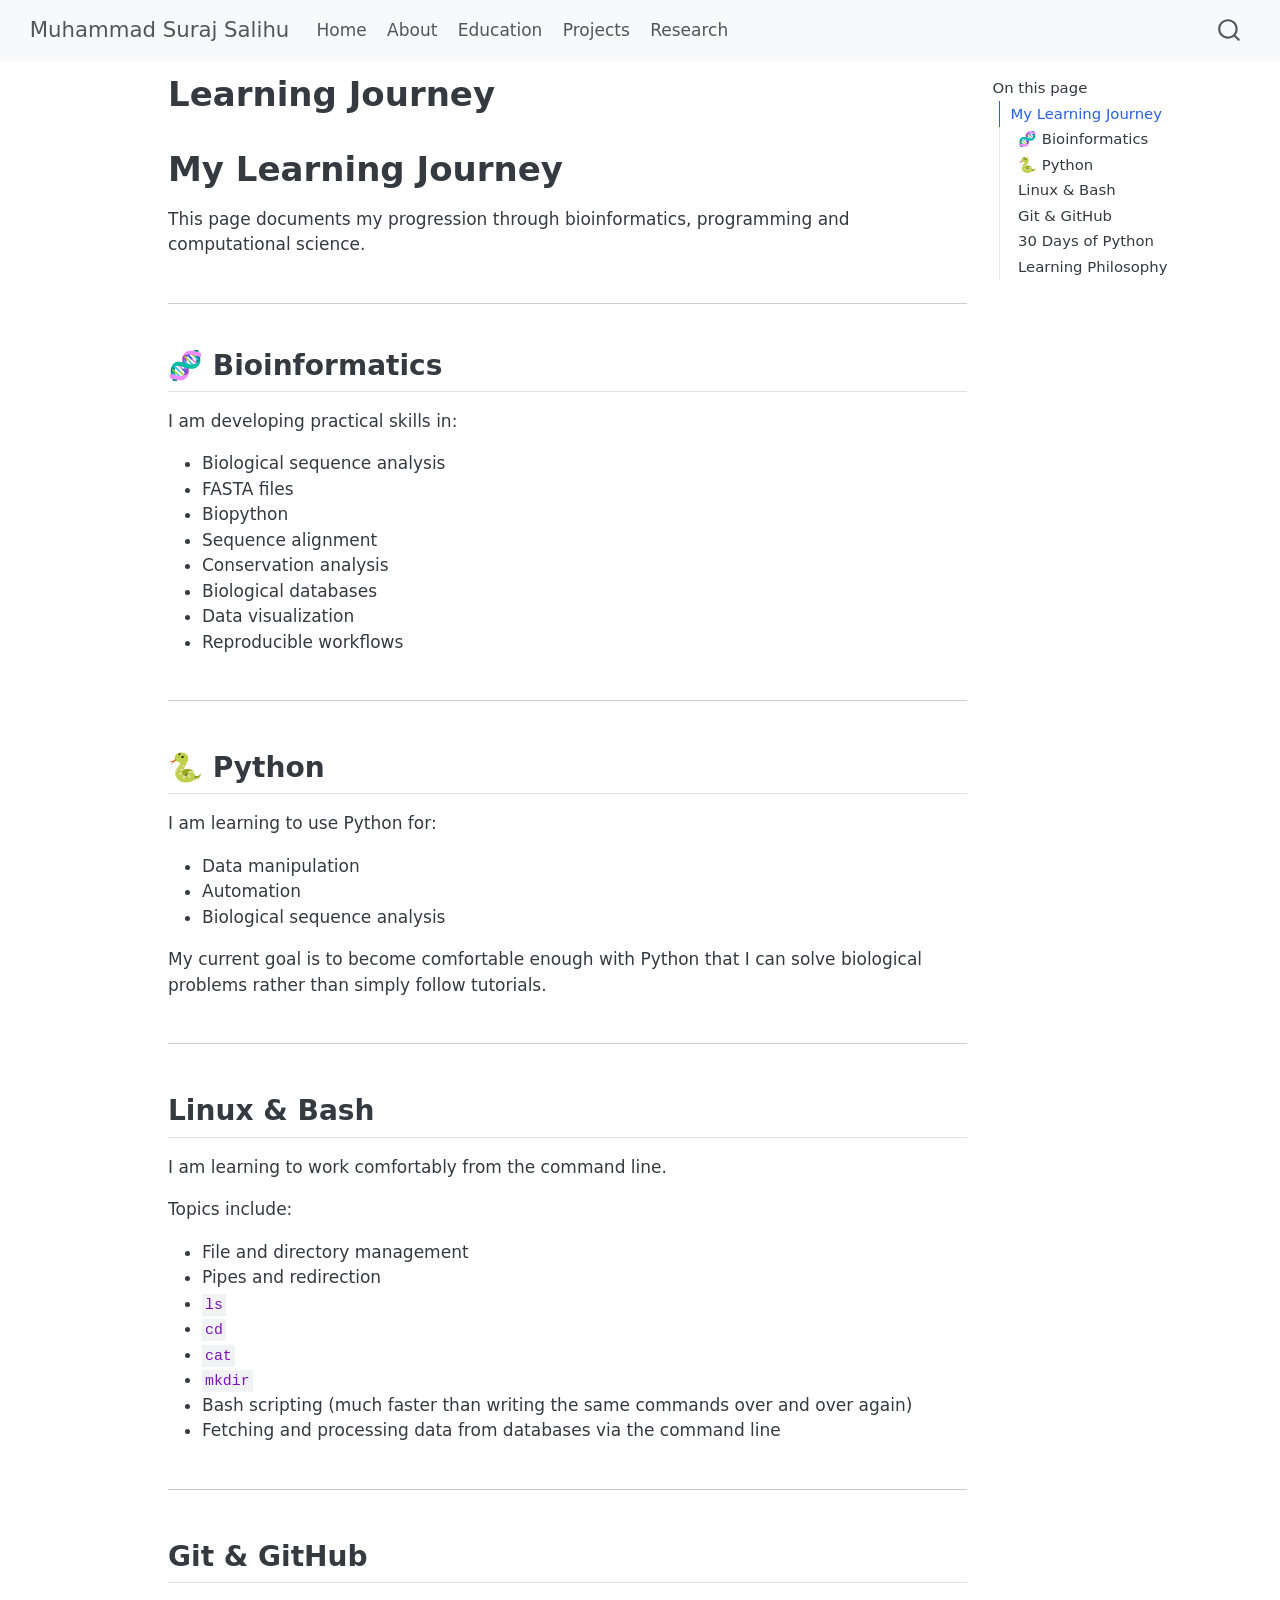
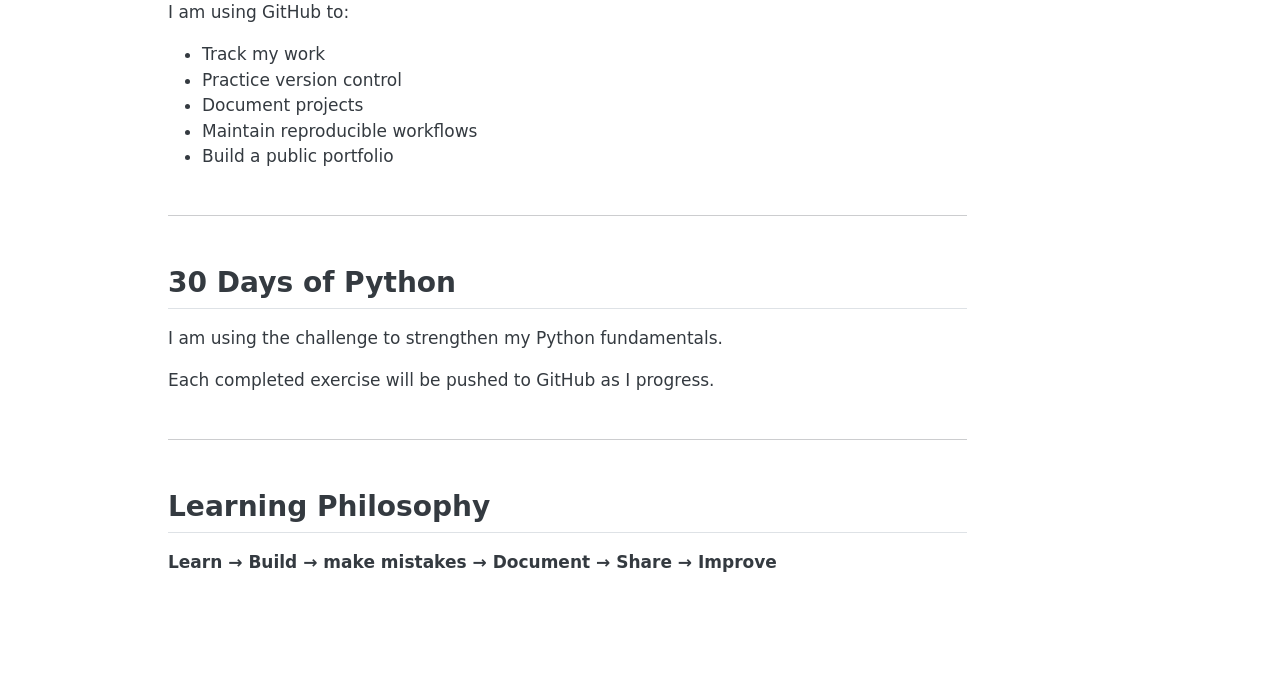
<file: learning.html>
<!DOCTYPE html>
<html xmlns="http://www.w3.org/1999/xhtml" lang="en" xml:lang="en"><head>

<meta charset="utf-8">
<meta name="generator" content="quarto-1.9.38">

<meta name="viewport" content="width=device-width, initial-scale=1.0, user-scalable=yes">


<title>Learning Journey – Muhammad Suraj Salihu</title>
<style>
/* Default styles provided by pandoc.
** See https://pandoc.org/MANUAL.html#variables-for-html for config info.
*/
code{white-space: pre-wrap;}
span.smallcaps{font-variant: small-caps;}
div.columns{display: flex; gap: min(4vw, 1.5em);}
div.column{flex: auto; overflow-x: auto;}
div.hanging-indent{margin-left: 1.5em; text-indent: -1.5em;}
ul.task-list{list-style: none;}
ul.task-list li input[type="checkbox"] {
  width: 0.8em;
  margin: 0 0.8em 0.2em -1em; /* quarto-specific, see https://github.com/quarto-dev/quarto-cli/issues/4556 */ 
  vertical-align: middle;
}
</style>


<script src="site_libs/quarto-nav/quarto-nav.js"></script>
<script src="site_libs/quarto-nav/headroom.min.js"></script>
<script src="site_libs/clipboard/clipboard.min.js"></script>
<script src="site_libs/quarto-search/autocomplete.umd.js"></script>
<script src="site_libs/quarto-search/fuse.min.js"></script>
<script src="site_libs/quarto-search/quarto-search.js"></script>
<meta name="quarto:offset" content="./">
<script src="site_libs/quarto-html/quarto.js" type="module"></script>
<script src="site_libs/quarto-html/tabsets/tabsets.js" type="module"></script>
<script src="site_libs/quarto-html/popper.min.js"></script>
<script src="site_libs/quarto-html/tippy.umd.min.js"></script>
<script src="site_libs/quarto-html/anchor.min.js"></script>
<link href="site_libs/quarto-html/tippy.css" rel="stylesheet">
<link href="site_libs/quarto-html/quarto-syntax-highlighting-15634bcf2e68342d4ad2dfa704d543f6.css" rel="stylesheet" id="quarto-text-highlighting-styles">
<script src="site_libs/bootstrap/bootstrap.min.js"></script>
<link href="site_libs/bootstrap/bootstrap-icons.css" rel="stylesheet">
<link href="site_libs/bootstrap/bootstrap-c7ab57aa33037bad7520c6cb9ec7d6ec.min.css" rel="stylesheet" append-hash="true" id="quarto-bootstrap" data-mode="light">
<script id="quarto-search-options" type="application/json">{
  "location": "navbar",
  "copy-button": false,
  "collapse-after": 3,
  "panel-placement": "end",
  "type": "overlay",
  "limit": 50,
  "keyboard-shortcut": [
    "f",
    "/",
    "s"
  ],
  "show-item-context": false,
  "language": {
    "search-no-results-text": "No results",
    "search-matching-documents-text": "matching documents",
    "search-copy-link-title": "Copy link to search",
    "search-hide-matches-text": "Hide additional matches",
    "search-more-match-text": "more match in this document",
    "search-more-matches-text": "more matches in this document",
    "search-clear-button-title": "Clear",
    "search-text-placeholder": "",
    "search-detached-cancel-button-title": "Cancel",
    "search-submit-button-title": "Submit",
    "search-label": "Search"
  }
}</script>
<style>html{ scroll-behavior: smooth; }</style>


<link rel="stylesheet" href="styles.css">
</head>

<body class="nav-fixed quarto-light">

<div id="quarto-search-results"></div>
  <header id="quarto-header" class="headroom fixed-top">
    <nav class="navbar navbar-expand-lg " data-bs-theme="dark">
      <div class="navbar-container container-fluid">
      <div class="navbar-brand-container mx-auto">
    <a class="navbar-brand" href="./index.html">
    <span class="navbar-title">Muhammad Suraj Salihu</span>
    </a>
  </div>
            <div id="quarto-search" class="" title="Search"></div>
          <button class="navbar-toggler" type="button" data-bs-toggle="collapse" data-bs-target="#navbarCollapse" aria-controls="navbarCollapse" role="menu" aria-expanded="false" aria-label="Toggle navigation" onclick="if (window.quartoToggleHeadroom) { window.quartoToggleHeadroom(); }">
  <span class="navbar-toggler-icon"></span>
</button>
          <div class="collapse navbar-collapse" id="navbarCollapse">
            <ul class="navbar-nav navbar-nav-scroll me-auto">
  <li class="nav-item">
    <a class="nav-link" href="./index.html"> 
<span class="menu-text">Home</span></a>
  </li>  
  <li class="nav-item">
    <a class="nav-link" href="./about.html"> 
<span class="menu-text">About</span></a>
  </li>  
  <li class="nav-item">
    <a class="nav-link" href="./education.html"> 
<span class="menu-text">Education</span></a>
  </li>  
  <li class="nav-item">
    <a class="nav-link" href="./projects.html"> 
<span class="menu-text">Projects</span></a>
  </li>  
  <li class="nav-item">
    <a class="nav-link" href="./research.html"> 
<span class="menu-text">Research</span></a>
  </li>  
</ul>
          </div> <!-- /navcollapse -->
            <div class="quarto-navbar-tools">
</div>
      </div> <!-- /container-fluid -->
    </nav>
</header>
<!-- content -->
<div id="quarto-content" class="quarto-container page-columns page-rows-contents page-layout-article page-navbar">
<!-- sidebar -->
<!-- margin-sidebar -->
    <div id="quarto-margin-sidebar" class="sidebar margin-sidebar">
        <nav id="TOC" role="doc-toc" class="toc-active">
    <h2 id="toc-title">On this page</h2>
   
  <ul>
  <li><a href="#my-learning-journey" id="toc-my-learning-journey" class="nav-link active" data-scroll-target="#my-learning-journey">My Learning Journey</a>
  <ul class="collapse">
  <li><a href="#bioinformatics" id="toc-bioinformatics" class="nav-link" data-scroll-target="#bioinformatics">🧬 Bioinformatics</a></li>
  <li><a href="#python" id="toc-python" class="nav-link" data-scroll-target="#python">🐍 Python</a></li>
  <li><a href="#linux-bash" id="toc-linux-bash" class="nav-link" data-scroll-target="#linux-bash">Linux &amp; Bash</a></li>
  <li><a href="#git-github" id="toc-git-github" class="nav-link" data-scroll-target="#git-github">Git &amp; GitHub</a></li>
  <li><a href="#days-of-python" id="toc-days-of-python" class="nav-link" data-scroll-target="#days-of-python">30 Days of Python</a></li>
  <li><a href="#learning-philosophy" id="toc-learning-philosophy" class="nav-link" data-scroll-target="#learning-philosophy">Learning Philosophy</a></li>
  </ul></li>
  </ul>
</nav>
    </div>
<!-- main -->
<main class="content" id="quarto-document-content">

<header id="title-block-header" class="quarto-title-block default">
<div class="quarto-title">
<h1 class="title">Learning Journey</h1>
</div>



<div class="quarto-title-meta">

    
  
    
  </div>
  


</header>


<section id="my-learning-journey" class="level1">
<h1>My Learning Journey</h1>
<p>This page documents my progression through bioinformatics, programming and computational science.</p>
<hr>
<section id="bioinformatics" class="level2">
<h2 class="anchored" data-anchor-id="bioinformatics">🧬 Bioinformatics</h2>
<p>I am developing practical skills in:</p>
<ul>
<li>Biological sequence analysis</li>
<li>FASTA files</li>
<li>Biopython</li>
<li>Sequence alignment</li>
<li>Conservation analysis</li>
<li>Biological databases</li>
<li>Data visualization</li>
<li>Reproducible workflows</li>
</ul>
<hr>
</section>
<section id="python" class="level2">
<h2 class="anchored" data-anchor-id="python">🐍 Python</h2>
<p>I am learning to use Python for:</p>
<ul>
<li>Data manipulation</li>
<li>Automation</li>
<li>Biological sequence analysis</li>
</ul>
<p>My current goal is to become comfortable enough with Python that I can solve biological problems rather than simply follow tutorials.</p>
<hr>
</section>
<section id="linux-bash" class="level2">
<h2 class="anchored" data-anchor-id="linux-bash">Linux &amp; Bash</h2>
<p>I am learning to work comfortably from the command line.</p>
<p>Topics include:</p>
<ul>
<li>File and directory management</li>
<li>Pipes and redirection</li>
<li><code>ls</code></li>
<li><code>cd</code></li>
<li><code>cat</code></li>
<li><code>mkdir</code></li>
<li>Bash scripting (much faster than writing the same commands over and over again)</li>
<li>Fetching and processing data from databases via the command line</li>
</ul>
<hr>
</section>
<section id="git-github" class="level2">
<h2 class="anchored" data-anchor-id="git-github">Git &amp; GitHub</h2>
<p>I am using GitHub to:</p>
<ul>
<li>Track my work</li>
<li>Practice version control</li>
<li>Document projects</li>
<li>Maintain reproducible workflows</li>
<li>Build a public portfolio</li>
</ul>
<hr>
</section>
<section id="days-of-python" class="level2">
<h2 class="anchored" data-anchor-id="days-of-python">30 Days of Python</h2>
<p>I am using the challenge to strengthen my Python fundamentals.</p>
<p>Each completed exercise will be pushed to GitHub as I progress.</p>
<hr>
</section>
<section id="learning-philosophy" class="level2">
<h2 class="anchored" data-anchor-id="learning-philosophy">Learning Philosophy</h2>
<p><strong>Learn → Build → make mistakes → Document → Share → Improve</strong></p>


</section>
</section>

</main> <!-- /main -->
<script id="quarto-html-after-body" type="application/javascript">
  window.document.addEventListener("DOMContentLoaded", function (event) {
    const icon = "";
    const anchorJS = new window.AnchorJS();
    anchorJS.options = {
      placement: 'right',
      icon: icon
    };
    anchorJS.add('.anchored');
    const isCodeAnnotation = (el) => {
      for (const clz of el.classList) {
        if (clz.startsWith('code-annotation-')) {                     
          return true;
        }
      }
      return false;
    }
    const onCopySuccess = function(e) {
      // button target
      const button = e.trigger;
      // don't keep focus
      button.blur();
      // flash "checked"
      button.classList.add('code-copy-button-checked');
      var currentTitle = button.getAttribute("title");
      button.setAttribute("title", "Copied!");
      let tooltip;
      if (window.bootstrap) {
        button.setAttribute("data-bs-toggle", "tooltip");
        button.setAttribute("data-bs-placement", "left");
        button.setAttribute("data-bs-title", "Copied!");
        tooltip = new bootstrap.Tooltip(button, 
          { trigger: "manual", 
            customClass: "code-copy-button-tooltip",
            offset: [0, -8]});
        tooltip.show();    
      }
      setTimeout(function() {
        if (tooltip) {
          tooltip.hide();
          button.removeAttribute("data-bs-title");
          button.removeAttribute("data-bs-toggle");
          button.removeAttribute("data-bs-placement");
        }
        button.setAttribute("title", currentTitle);
        button.classList.remove('code-copy-button-checked');
      }, 1000);
      // clear code selection
      e.clearSelection();
    }
    const getTextToCopy = function(trigger) {
      const outerScaffold = trigger.parentElement.cloneNode(true);
      const codeEl = outerScaffold.querySelector('code');
      for (const childEl of codeEl.children) {
        if (isCodeAnnotation(childEl)) {
          childEl.remove();
        }
      }
      return codeEl.innerText;
    }
    const clipboard = new window.ClipboardJS('.code-copy-button:not([data-in-quarto-modal])', {
      text: getTextToCopy
    });
    clipboard.on('success', onCopySuccess);
    if (window.document.getElementById('quarto-embedded-source-code-modal')) {
      const clipboardModal = new window.ClipboardJS('.code-copy-button[data-in-quarto-modal]', {
        text: getTextToCopy,
        container: window.document.getElementById('quarto-embedded-source-code-modal')
      });
      clipboardModal.on('success', onCopySuccess);
    }
      var localhostRegex = new RegExp(/^(?:http|https):\/\/localhost\:?[0-9]*\//);
      var mailtoRegex = new RegExp(/^mailto:/);
        var filterRegex = new RegExp("https:\/\/MuhdSuraj\.github\.io\/MuhdWeb\/");
      var isInternal = (href) => {
          return filterRegex.test(href) || localhostRegex.test(href) || mailtoRegex.test(href);
      }
      // Inspect non-navigation links and adorn them if external
     var links = window.document.querySelectorAll('a[href]:not(.nav-link):not(.navbar-brand):not(.toc-action):not(.sidebar-link):not(.sidebar-item-toggle):not(.pagination-link):not(.no-external):not([aria-hidden]):not(.dropdown-item):not(.quarto-navigation-tool):not(.about-link)');
      for (var i=0; i<links.length; i++) {
        const link = links[i];
        if (!isInternal(link.href)) {
          // undo the damage that might have been done by quarto-nav.js in the case of
          // links that we want to consider external
          if (link.dataset.originalHref !== undefined) {
            link.href = link.dataset.originalHref;
          }
        }
      }
    function tippyHover(el, contentFn, onTriggerFn, onUntriggerFn) {
      const config = {
        allowHTML: true,
        maxWidth: 500,
        delay: 100,
        arrow: false,
        appendTo: function(el) {
            return el.parentElement;
        },
        interactive: true,
        interactiveBorder: 10,
        theme: 'quarto',
        placement: 'bottom-start',
      };
      if (contentFn) {
        config.content = contentFn;
      }
      if (onTriggerFn) {
        config.onTrigger = onTriggerFn;
      }
      if (onUntriggerFn) {
        config.onUntrigger = onUntriggerFn;
      }
      window.tippy(el, config); 
    }
    const noterefs = window.document.querySelectorAll('a[role="doc-noteref"]');
    for (var i=0; i<noterefs.length; i++) {
      const ref = noterefs[i];
      tippyHover(ref, function() {
        // use id or data attribute instead here
        let href = ref.getAttribute('data-footnote-href') || ref.getAttribute('href');
        try { href = new URL(href).hash; } catch {}
        const id = href.replace(/^#\/?/, "");
        const note = window.document.getElementById(id);
        if (note) {
          return note.innerHTML;
        } else {
          return "";
        }
      });
    }
    const xrefs = window.document.querySelectorAll('a.quarto-xref');
    const processXRef = (id, note) => {
      // Strip column container classes
      const stripColumnClz = (el) => {
        el.classList.remove("page-full", "page-columns");
        if (el.children) {
          for (const child of el.children) {
            stripColumnClz(child);
          }
        }
      }
      stripColumnClz(note)
      if (id === null || id.startsWith('sec-')) {
        // Special case sections, only their first couple elements
        const container = document.createElement("div");
        if (note.children && note.children.length > 2) {
          container.appendChild(note.children[0].cloneNode(true));
          for (let i = 1; i < note.children.length; i++) {
            const child = note.children[i];
            if (child.tagName === "P" && child.innerText === "") {
              continue;
            } else {
              container.appendChild(child.cloneNode(true));
              break;
            }
          }
          if (window.Quarto?.typesetMath) {
            window.Quarto.typesetMath(container);
          }
          return container.innerHTML
        } else {
          if (window.Quarto?.typesetMath) {
            window.Quarto.typesetMath(note);
          }
          return note.innerHTML;
        }
      } else {
        // Remove any anchor links if they are present
        const anchorLink = note.querySelector('a.anchorjs-link');
        if (anchorLink) {
          anchorLink.remove();
        }
        if (window.Quarto?.typesetMath) {
          window.Quarto.typesetMath(note);
        }
        if (note.classList.contains("callout")) {
          return note.outerHTML;
        } else {
          return note.innerHTML;
        }
      }
    }
    for (var i=0; i<xrefs.length; i++) {
      const xref = xrefs[i];
      tippyHover(xref, undefined, function(instance) {
        instance.disable();
        let url = xref.getAttribute('href');
        let hash = undefined; 
        if (url.startsWith('#')) {
          hash = url;
        } else {
          try { hash = new URL(url).hash; } catch {}
        }
        if (hash) {
          const id = hash.replace(/^#\/?/, "");
          const note = window.document.getElementById(id);
          if (note !== null) {
            try {
              const html = processXRef(id, note.cloneNode(true));
              instance.setContent(html);
            } finally {
              instance.enable();
              instance.show();
            }
          } else {
            // See if we can fetch this
            fetch(url.split('#')[0])
            .then(res => res.text())
            .then(html => {
              const parser = new DOMParser();
              const htmlDoc = parser.parseFromString(html, "text/html");
              const note = htmlDoc.getElementById(id);
              if (note !== null) {
                const html = processXRef(id, note);
                instance.setContent(html);
              } 
            }).finally(() => {
              instance.enable();
              instance.show();
            });
          }
        } else {
          // See if we can fetch a full url (with no hash to target)
          // This is a special case and we should probably do some content thinning / targeting
          fetch(url)
          .then(res => res.text())
          .then(html => {
            const parser = new DOMParser();
            const htmlDoc = parser.parseFromString(html, "text/html");
            const note = htmlDoc.querySelector('main.content');
            if (note !== null) {
              // This should only happen for chapter cross references
              // (since there is no id in the URL)
              // remove the first header
              if (note.children.length > 0 && note.children[0].tagName === "HEADER") {
                note.children[0].remove();
              }
              const html = processXRef(null, note);
              instance.setContent(html);
            } 
          }).finally(() => {
            instance.enable();
            instance.show();
          });
        }
      }, function(instance) {
      });
    }
        let selectedAnnoteEl;
        const selectorForAnnotation = ( cell, annotation) => {
          let cellAttr = 'data-code-cell="' + cell + '"';
          let lineAttr = 'data-code-annotation="' +  annotation + '"';
          const selector = 'span[' + cellAttr + '][' + lineAttr + ']';
          return selector;
        }
        const selectCodeLines = (annoteEl) => {
          const doc = window.document;
          const targetCell = annoteEl.getAttribute("data-target-cell");
          const targetAnnotation = annoteEl.getAttribute("data-target-annotation");
          const annoteSpan = window.document.querySelector(selectorForAnnotation(targetCell, targetAnnotation));
          const lines = annoteSpan.getAttribute("data-code-lines").split(",");
          const lineIds = lines.map((line) => {
            return targetCell + "-" + line;
          })
          let top = null;
          let height = null;
          let parent = null;
          if (lineIds.length > 0) {
              //compute the position of the single el (top and bottom and make a div)
              const el = window.document.getElementById(lineIds[0]);
              top = el.offsetTop;
              height = el.offsetHeight;
              parent = el.parentElement.parentElement;
            if (lineIds.length > 1) {
              const lastEl = window.document.getElementById(lineIds[lineIds.length - 1]);
              const bottom = lastEl.offsetTop + lastEl.offsetHeight;
              height = bottom - top;
            }
            if (top !== null && height !== null && parent !== null) {
              // cook up a div (if necessary) and position it 
              let div = window.document.getElementById("code-annotation-line-highlight");
              if (div === null) {
                div = window.document.createElement("div");
                div.setAttribute("id", "code-annotation-line-highlight");
                div.style.position = 'absolute';
                parent.appendChild(div);
              }
              div.style.top = top - 2 + "px";
              div.style.height = height + 4 + "px";
              div.style.left = 0;
              let gutterDiv = window.document.getElementById("code-annotation-line-highlight-gutter");
              if (gutterDiv === null) {
                gutterDiv = window.document.createElement("div");
                gutterDiv.setAttribute("id", "code-annotation-line-highlight-gutter");
                gutterDiv.style.position = 'absolute';
                const codeCell = window.document.getElementById(targetCell);
                const gutter = codeCell.querySelector('.code-annotation-gutter');
                gutter.appendChild(gutterDiv);
              }
              gutterDiv.style.top = top - 2 + "px";
              gutterDiv.style.height = height + 4 + "px";
            }
            selectedAnnoteEl = annoteEl;
          }
        };
        const unselectCodeLines = () => {
          const elementsIds = ["code-annotation-line-highlight", "code-annotation-line-highlight-gutter"];
          elementsIds.forEach((elId) => {
            const div = window.document.getElementById(elId);
            if (div) {
              div.remove();
            }
          });
          selectedAnnoteEl = undefined;
        };
          // Handle positioning of the toggle
      window.addEventListener(
        "resize",
        throttle(() => {
          elRect = undefined;
          if (selectedAnnoteEl) {
            selectCodeLines(selectedAnnoteEl);
          }
        }, 10)
      );
      function throttle(fn, ms) {
      let throttle = false;
      let timer;
        return (...args) => {
          if(!throttle) { // first call gets through
              fn.apply(this, args);
              throttle = true;
          } else { // all the others get throttled
              if(timer) clearTimeout(timer); // cancel #2
              timer = setTimeout(() => {
                fn.apply(this, args);
                timer = throttle = false;
              }, ms);
          }
        };
      }
        // Attach click handler to the DT
        const annoteDls = window.document.querySelectorAll('dt[data-target-cell]');
        for (const annoteDlNode of annoteDls) {
          annoteDlNode.addEventListener('click', (event) => {
            const clickedEl = event.target;
            if (clickedEl !== selectedAnnoteEl) {
              unselectCodeLines();
              const activeEl = window.document.querySelector('dt[data-target-cell].code-annotation-active');
              if (activeEl) {
                activeEl.classList.remove('code-annotation-active');
              }
              selectCodeLines(clickedEl);
              clickedEl.classList.add('code-annotation-active');
            } else {
              // Unselect the line
              unselectCodeLines();
              clickedEl.classList.remove('code-annotation-active');
            }
          });
        }
    const findCites = (el) => {
      const parentEl = el.parentElement;
      if (parentEl) {
        const cites = parentEl.dataset.cites;
        if (cites) {
          return {
            el,
            cites: cites.split(' ')
          };
        } else {
          return findCites(el.parentElement)
        }
      } else {
        return undefined;
      }
    };
    var bibliorefs = window.document.querySelectorAll('a[role="doc-biblioref"]');
    for (var i=0; i<bibliorefs.length; i++) {
      const ref = bibliorefs[i];
      const citeInfo = findCites(ref);
      if (citeInfo) {
        tippyHover(citeInfo.el, function() {
          var popup = window.document.createElement('div');
          citeInfo.cites.forEach(function(cite) {
            var citeDiv = window.document.createElement('div');
            citeDiv.classList.add('hanging-indent');
            citeDiv.classList.add('csl-entry');
            var biblioDiv = window.document.getElementById('ref-' + cite);
            if (biblioDiv) {
              citeDiv.innerHTML = biblioDiv.innerHTML;
            }
            popup.appendChild(citeDiv);
          });
          return popup.innerHTML;
        });
      }
    }
  });
  </script>
</div> <!-- /content -->




<script src="site_libs/quarto-html/zenscroll-min.js"></script>
</body></html>
</file>
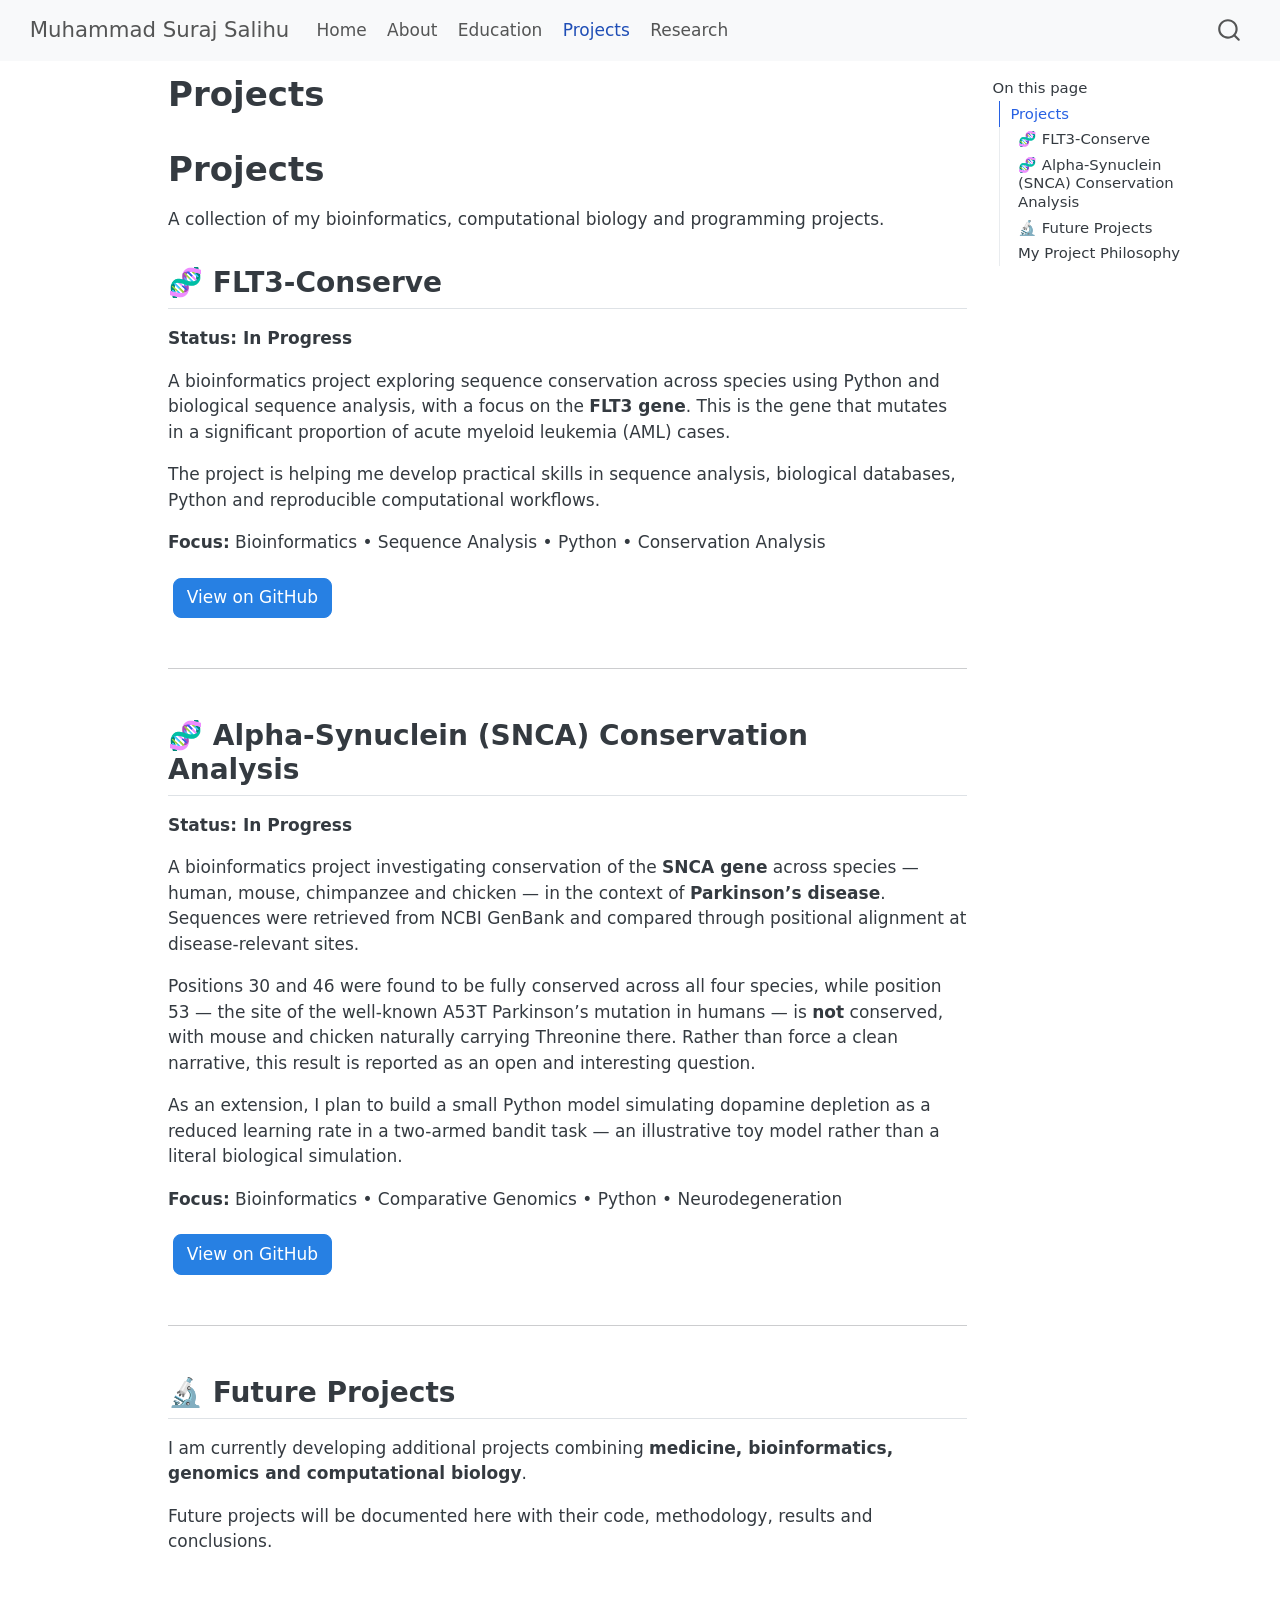
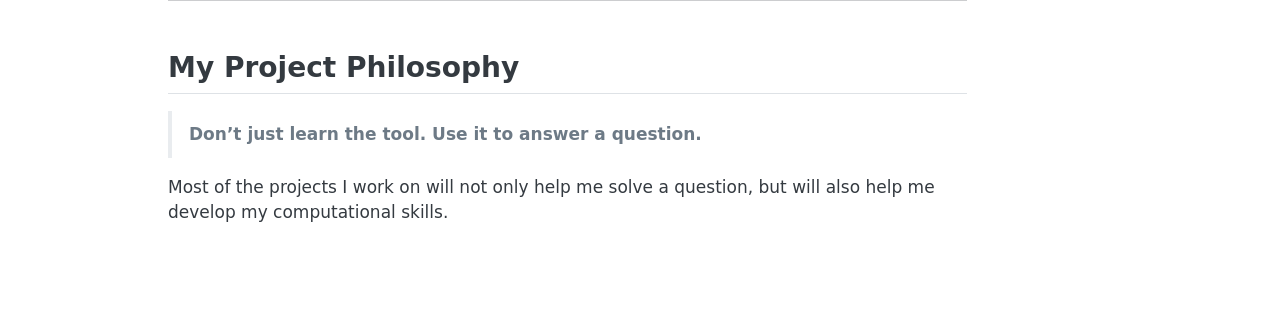
<file: projects.html>
<!DOCTYPE html>
<html xmlns="http://www.w3.org/1999/xhtml" lang="en" xml:lang="en"><head>

<meta charset="utf-8">
<meta name="generator" content="quarto-1.9.38">

<meta name="viewport" content="width=device-width, initial-scale=1.0, user-scalable=yes">


<title>Projects – Muhammad Suraj Salihu</title>
<style>
/* Default styles provided by pandoc.
** See https://pandoc.org/MANUAL.html#variables-for-html for config info.
*/
code{white-space: pre-wrap;}
span.smallcaps{font-variant: small-caps;}
div.columns{display: flex; gap: min(4vw, 1.5em);}
div.column{flex: auto; overflow-x: auto;}
div.hanging-indent{margin-left: 1.5em; text-indent: -1.5em;}
ul.task-list{list-style: none;}
ul.task-list li input[type="checkbox"] {
  width: 0.8em;
  margin: 0 0.8em 0.2em -1em; /* quarto-specific, see https://github.com/quarto-dev/quarto-cli/issues/4556 */ 
  vertical-align: middle;
}
</style>


<script src="site_libs/quarto-nav/quarto-nav.js"></script>
<script src="site_libs/quarto-nav/headroom.min.js"></script>
<script src="site_libs/clipboard/clipboard.min.js"></script>
<script src="site_libs/quarto-search/autocomplete.umd.js"></script>
<script src="site_libs/quarto-search/fuse.min.js"></script>
<script src="site_libs/quarto-search/quarto-search.js"></script>
<meta name="quarto:offset" content="./">
<script src="site_libs/quarto-html/quarto.js" type="module"></script>
<script src="site_libs/quarto-html/tabsets/tabsets.js" type="module"></script>
<script src="site_libs/quarto-html/popper.min.js"></script>
<script src="site_libs/quarto-html/tippy.umd.min.js"></script>
<script src="site_libs/quarto-html/anchor.min.js"></script>
<link href="site_libs/quarto-html/tippy.css" rel="stylesheet">
<link href="site_libs/quarto-html/quarto-syntax-highlighting-15634bcf2e68342d4ad2dfa704d543f6.css" rel="stylesheet" id="quarto-text-highlighting-styles">
<script src="site_libs/bootstrap/bootstrap.min.js"></script>
<link href="site_libs/bootstrap/bootstrap-icons.css" rel="stylesheet">
<link href="site_libs/bootstrap/bootstrap-c7ab57aa33037bad7520c6cb9ec7d6ec.min.css" rel="stylesheet" append-hash="true" id="quarto-bootstrap" data-mode="light">
<script id="quarto-search-options" type="application/json">{
  "location": "navbar",
  "copy-button": false,
  "collapse-after": 3,
  "panel-placement": "end",
  "type": "overlay",
  "limit": 50,
  "keyboard-shortcut": [
    "f",
    "/",
    "s"
  ],
  "show-item-context": false,
  "language": {
    "search-no-results-text": "No results",
    "search-matching-documents-text": "matching documents",
    "search-copy-link-title": "Copy link to search",
    "search-hide-matches-text": "Hide additional matches",
    "search-more-match-text": "more match in this document",
    "search-more-matches-text": "more matches in this document",
    "search-clear-button-title": "Clear",
    "search-text-placeholder": "",
    "search-detached-cancel-button-title": "Cancel",
    "search-submit-button-title": "Submit",
    "search-label": "Search"
  }
}</script>
<style>html{ scroll-behavior: smooth; }</style>


<link rel="stylesheet" href="styles.css">
</head>

<body class="nav-fixed quarto-light">

<div id="quarto-search-results"></div>
  <header id="quarto-header" class="headroom fixed-top">
    <nav class="navbar navbar-expand-lg " data-bs-theme="dark">
      <div class="navbar-container container-fluid">
      <div class="navbar-brand-container mx-auto">
    <a class="navbar-brand" href="./index.html">
    <span class="navbar-title">Muhammad Suraj Salihu</span>
    </a>
  </div>
            <div id="quarto-search" class="" title="Search"></div>
          <button class="navbar-toggler" type="button" data-bs-toggle="collapse" data-bs-target="#navbarCollapse" aria-controls="navbarCollapse" role="menu" aria-expanded="false" aria-label="Toggle navigation" onclick="if (window.quartoToggleHeadroom) { window.quartoToggleHeadroom(); }">
  <span class="navbar-toggler-icon"></span>
</button>
          <div class="collapse navbar-collapse" id="navbarCollapse">
            <ul class="navbar-nav navbar-nav-scroll me-auto">
  <li class="nav-item">
    <a class="nav-link" href="./index.html"> 
<span class="menu-text">Home</span></a>
  </li>  
  <li class="nav-item">
    <a class="nav-link" href="./about.html"> 
<span class="menu-text">About</span></a>
  </li>  
  <li class="nav-item">
    <a class="nav-link" href="./education.html"> 
<span class="menu-text">Education</span></a>
  </li>  
  <li class="nav-item">
    <a class="nav-link active" href="./projects.html" aria-current="page"> 
<span class="menu-text">Projects</span></a>
  </li>  
  <li class="nav-item">
    <a class="nav-link" href="./research.html"> 
<span class="menu-text">Research</span></a>
  </li>  
</ul>
          </div> <!-- /navcollapse -->
            <div class="quarto-navbar-tools">
</div>
      </div> <!-- /container-fluid -->
    </nav>
</header>
<!-- content -->
<div id="quarto-content" class="quarto-container page-columns page-rows-contents page-layout-article page-navbar">
<!-- sidebar -->
<!-- margin-sidebar -->
    <div id="quarto-margin-sidebar" class="sidebar margin-sidebar">
        <nav id="TOC" role="doc-toc" class="toc-active">
    <h2 id="toc-title">On this page</h2>
   
  <ul>
  <li><a href="#projects" id="toc-projects" class="nav-link active" data-scroll-target="#projects">Projects</a>
  <ul class="collapse">
  <li><a href="#flt3-conserve" id="toc-flt3-conserve" class="nav-link" data-scroll-target="#flt3-conserve">🧬 FLT3-Conserve</a></li>
  <li><a href="#alpha-synuclein-snca-conservation-analysis" id="toc-alpha-synuclein-snca-conservation-analysis" class="nav-link" data-scroll-target="#alpha-synuclein-snca-conservation-analysis">🧬 Alpha-Synuclein (SNCA) Conservation Analysis</a></li>
  <li><a href="#future-projects" id="toc-future-projects" class="nav-link" data-scroll-target="#future-projects">🔬 Future Projects</a></li>
  <li><a href="#my-project-philosophy" id="toc-my-project-philosophy" class="nav-link" data-scroll-target="#my-project-philosophy">My Project Philosophy</a></li>
  </ul></li>
  </ul>
</nav>
    </div>
<!-- main -->
<main class="content" id="quarto-document-content">

<header id="title-block-header" class="quarto-title-block default">
<div class="quarto-title">
<h1 class="title">Projects</h1>
</div>



<div class="quarto-title-meta">

    
  
    
  </div>
  


</header>


<section id="projects" class="level1">
<h1>Projects</h1>
<p>A collection of my bioinformatics, computational biology and programming projects.</p>
<section id="flt3-conserve" class="level2">
<h2 class="anchored" data-anchor-id="flt3-conserve">🧬 FLT3-Conserve</h2>
<p><strong>Status: In Progress</strong></p>
<p>A bioinformatics project exploring sequence conservation across species using Python and biological sequence analysis, with a focus on the <strong>FLT3 gene</strong>. This is the gene that mutates in a significant proportion of acute myeloid leukemia (AML) cases.</p>
<p>The project is helping me develop practical skills in sequence analysis, biological databases, Python and reproducible computational workflows.</p>
<p><strong>Focus:</strong> Bioinformatics • Sequence Analysis • Python • Conservation Analysis</p>
<p><a href="https://github.com/MuhdSuraj" class="btn btn-primary">View on GitHub</a></p>
<hr>
</section>
<section id="alpha-synuclein-snca-conservation-analysis" class="level2">
<h2 class="anchored" data-anchor-id="alpha-synuclein-snca-conservation-analysis">🧬 Alpha-Synuclein (SNCA) Conservation Analysis</h2>
<p><strong>Status: In Progress</strong></p>
<p>A bioinformatics project investigating conservation of the <strong>SNCA gene</strong> across species — human, mouse, chimpanzee and chicken — in the context of <strong>Parkinson’s disease</strong>. Sequences were retrieved from NCBI GenBank and compared through positional alignment at disease-relevant sites.</p>
<p>Positions 30 and 46 were found to be fully conserved across all four species, while position 53 — the site of the well-known A53T Parkinson’s mutation in humans — is <strong>not</strong> conserved, with mouse and chicken naturally carrying Threonine there. Rather than force a clean narrative, this result is reported as an open and interesting question.</p>
<p>As an extension, I plan to build a small Python model simulating dopamine depletion as a reduced learning rate in a two-armed bandit task — an illustrative toy model rather than a literal biological simulation.</p>
<p><strong>Focus:</strong> Bioinformatics • Comparative Genomics • Python • Neurodegeneration</p>
<p><a href="https://github.com/MuhdSuraj/alpha-synuclein-bioinformatics" class="btn btn-primary">View on GitHub</a></p>
<hr>
</section>
<section id="future-projects" class="level2">
<h2 class="anchored" data-anchor-id="future-projects">🔬 Future Projects</h2>
<p>I am currently developing additional projects combining <strong>medicine, bioinformatics, genomics and computational biology</strong>.</p>
<p>Future projects will be documented here with their code, methodology, results and conclusions.</p>
<hr>
</section>
<section id="my-project-philosophy" class="level2">
<h2 class="anchored" data-anchor-id="my-project-philosophy">My Project Philosophy</h2>
<blockquote class="blockquote">
<p><strong>Don’t just learn the tool. Use it to answer a question.</strong></p>
</blockquote>
<p>Most of the projects I work on will not only help me solve a question, but will also help me develop my computational skills.</p>


</section>
</section>

</main> <!-- /main -->
<script id="quarto-html-after-body" type="application/javascript">
  window.document.addEventListener("DOMContentLoaded", function (event) {
    const icon = "";
    const anchorJS = new window.AnchorJS();
    anchorJS.options = {
      placement: 'right',
      icon: icon
    };
    anchorJS.add('.anchored');
    const isCodeAnnotation = (el) => {
      for (const clz of el.classList) {
        if (clz.startsWith('code-annotation-')) {                     
          return true;
        }
      }
      return false;
    }
    const onCopySuccess = function(e) {
      // button target
      const button = e.trigger;
      // don't keep focus
      button.blur();
      // flash "checked"
      button.classList.add('code-copy-button-checked');
      var currentTitle = button.getAttribute("title");
      button.setAttribute("title", "Copied!");
      let tooltip;
      if (window.bootstrap) {
        button.setAttribute("data-bs-toggle", "tooltip");
        button.setAttribute("data-bs-placement", "left");
        button.setAttribute("data-bs-title", "Copied!");
        tooltip = new bootstrap.Tooltip(button, 
          { trigger: "manual", 
            customClass: "code-copy-button-tooltip",
            offset: [0, -8]});
        tooltip.show();    
      }
      setTimeout(function() {
        if (tooltip) {
          tooltip.hide();
          button.removeAttribute("data-bs-title");
          button.removeAttribute("data-bs-toggle");
          button.removeAttribute("data-bs-placement");
        }
        button.setAttribute("title", currentTitle);
        button.classList.remove('code-copy-button-checked');
      }, 1000);
      // clear code selection
      e.clearSelection();
    }
    const getTextToCopy = function(trigger) {
      const outerScaffold = trigger.parentElement.cloneNode(true);
      const codeEl = outerScaffold.querySelector('code');
      for (const childEl of codeEl.children) {
        if (isCodeAnnotation(childEl)) {
          childEl.remove();
        }
      }
      return codeEl.innerText;
    }
    const clipboard = new window.ClipboardJS('.code-copy-button:not([data-in-quarto-modal])', {
      text: getTextToCopy
    });
    clipboard.on('success', onCopySuccess);
    if (window.document.getElementById('quarto-embedded-source-code-modal')) {
      const clipboardModal = new window.ClipboardJS('.code-copy-button[data-in-quarto-modal]', {
        text: getTextToCopy,
        container: window.document.getElementById('quarto-embedded-source-code-modal')
      });
      clipboardModal.on('success', onCopySuccess);
    }
      var localhostRegex = new RegExp(/^(?:http|https):\/\/localhost\:?[0-9]*\//);
      var mailtoRegex = new RegExp(/^mailto:/);
        var filterRegex = new RegExp("https:\/\/MuhdSuraj\.github\.io\/MuhdWeb\/");
      var isInternal = (href) => {
          return filterRegex.test(href) || localhostRegex.test(href) || mailtoRegex.test(href);
      }
      // Inspect non-navigation links and adorn them if external
     var links = window.document.querySelectorAll('a[href]:not(.nav-link):not(.navbar-brand):not(.toc-action):not(.sidebar-link):not(.sidebar-item-toggle):not(.pagination-link):not(.no-external):not([aria-hidden]):not(.dropdown-item):not(.quarto-navigation-tool):not(.about-link)');
      for (var i=0; i<links.length; i++) {
        const link = links[i];
        if (!isInternal(link.href)) {
          // undo the damage that might have been done by quarto-nav.js in the case of
          // links that we want to consider external
          if (link.dataset.originalHref !== undefined) {
            link.href = link.dataset.originalHref;
          }
        }
      }
    function tippyHover(el, contentFn, onTriggerFn, onUntriggerFn) {
      const config = {
        allowHTML: true,
        maxWidth: 500,
        delay: 100,
        arrow: false,
        appendTo: function(el) {
            return el.parentElement;
        },
        interactive: true,
        interactiveBorder: 10,
        theme: 'quarto',
        placement: 'bottom-start',
      };
      if (contentFn) {
        config.content = contentFn;
      }
      if (onTriggerFn) {
        config.onTrigger = onTriggerFn;
      }
      if (onUntriggerFn) {
        config.onUntrigger = onUntriggerFn;
      }
      window.tippy(el, config); 
    }
    const noterefs = window.document.querySelectorAll('a[role="doc-noteref"]');
    for (var i=0; i<noterefs.length; i++) {
      const ref = noterefs[i];
      tippyHover(ref, function() {
        // use id or data attribute instead here
        let href = ref.getAttribute('data-footnote-href') || ref.getAttribute('href');
        try { href = new URL(href).hash; } catch {}
        const id = href.replace(/^#\/?/, "");
        const note = window.document.getElementById(id);
        if (note) {
          return note.innerHTML;
        } else {
          return "";
        }
      });
    }
    const xrefs = window.document.querySelectorAll('a.quarto-xref');
    const processXRef = (id, note) => {
      // Strip column container classes
      const stripColumnClz = (el) => {
        el.classList.remove("page-full", "page-columns");
        if (el.children) {
          for (const child of el.children) {
            stripColumnClz(child);
          }
        }
      }
      stripColumnClz(note)
      if (id === null || id.startsWith('sec-')) {
        // Special case sections, only their first couple elements
        const container = document.createElement("div");
        if (note.children && note.children.length > 2) {
          container.appendChild(note.children[0].cloneNode(true));
          for (let i = 1; i < note.children.length; i++) {
            const child = note.children[i];
            if (child.tagName === "P" && child.innerText === "") {
              continue;
            } else {
              container.appendChild(child.cloneNode(true));
              break;
            }
          }
          if (window.Quarto?.typesetMath) {
            window.Quarto.typesetMath(container);
          }
          return container.innerHTML
        } else {
          if (window.Quarto?.typesetMath) {
            window.Quarto.typesetMath(note);
          }
          return note.innerHTML;
        }
      } else {
        // Remove any anchor links if they are present
        const anchorLink = note.querySelector('a.anchorjs-link');
        if (anchorLink) {
          anchorLink.remove();
        }
        if (window.Quarto?.typesetMath) {
          window.Quarto.typesetMath(note);
        }
        if (note.classList.contains("callout")) {
          return note.outerHTML;
        } else {
          return note.innerHTML;
        }
      }
    }
    for (var i=0; i<xrefs.length; i++) {
      const xref = xrefs[i];
      tippyHover(xref, undefined, function(instance) {
        instance.disable();
        let url = xref.getAttribute('href');
        let hash = undefined; 
        if (url.startsWith('#')) {
          hash = url;
        } else {
          try { hash = new URL(url).hash; } catch {}
        }
        if (hash) {
          const id = hash.replace(/^#\/?/, "");
          const note = window.document.getElementById(id);
          if (note !== null) {
            try {
              const html = processXRef(id, note.cloneNode(true));
              instance.setContent(html);
            } finally {
              instance.enable();
              instance.show();
            }
          } else {
            // See if we can fetch this
            fetch(url.split('#')[0])
            .then(res => res.text())
            .then(html => {
              const parser = new DOMParser();
              const htmlDoc = parser.parseFromString(html, "text/html");
              const note = htmlDoc.getElementById(id);
              if (note !== null) {
                const html = processXRef(id, note);
                instance.setContent(html);
              } 
            }).finally(() => {
              instance.enable();
              instance.show();
            });
          }
        } else {
          // See if we can fetch a full url (with no hash to target)
          // This is a special case and we should probably do some content thinning / targeting
          fetch(url)
          .then(res => res.text())
          .then(html => {
            const parser = new DOMParser();
            const htmlDoc = parser.parseFromString(html, "text/html");
            const note = htmlDoc.querySelector('main.content');
            if (note !== null) {
              // This should only happen for chapter cross references
              // (since there is no id in the URL)
              // remove the first header
              if (note.children.length > 0 && note.children[0].tagName === "HEADER") {
                note.children[0].remove();
              }
              const html = processXRef(null, note);
              instance.setContent(html);
            } 
          }).finally(() => {
            instance.enable();
            instance.show();
          });
        }
      }, function(instance) {
      });
    }
        let selectedAnnoteEl;
        const selectorForAnnotation = ( cell, annotation) => {
          let cellAttr = 'data-code-cell="' + cell + '"';
          let lineAttr = 'data-code-annotation="' +  annotation + '"';
          const selector = 'span[' + cellAttr + '][' + lineAttr + ']';
          return selector;
        }
        const selectCodeLines = (annoteEl) => {
          const doc = window.document;
          const targetCell = annoteEl.getAttribute("data-target-cell");
          const targetAnnotation = annoteEl.getAttribute("data-target-annotation");
          const annoteSpan = window.document.querySelector(selectorForAnnotation(targetCell, targetAnnotation));
          const lines = annoteSpan.getAttribute("data-code-lines").split(",");
          const lineIds = lines.map((line) => {
            return targetCell + "-" + line;
          })
          let top = null;
          let height = null;
          let parent = null;
          if (lineIds.length > 0) {
              //compute the position of the single el (top and bottom and make a div)
              const el = window.document.getElementById(lineIds[0]);
              top = el.offsetTop;
              height = el.offsetHeight;
              parent = el.parentElement.parentElement;
            if (lineIds.length > 1) {
              const lastEl = window.document.getElementById(lineIds[lineIds.length - 1]);
              const bottom = lastEl.offsetTop + lastEl.offsetHeight;
              height = bottom - top;
            }
            if (top !== null && height !== null && parent !== null) {
              // cook up a div (if necessary) and position it 
              let div = window.document.getElementById("code-annotation-line-highlight");
              if (div === null) {
                div = window.document.createElement("div");
                div.setAttribute("id", "code-annotation-line-highlight");
                div.style.position = 'absolute';
                parent.appendChild(div);
              }
              div.style.top = top - 2 + "px";
              div.style.height = height + 4 + "px";
              div.style.left = 0;
              let gutterDiv = window.document.getElementById("code-annotation-line-highlight-gutter");
              if (gutterDiv === null) {
                gutterDiv = window.document.createElement("div");
                gutterDiv.setAttribute("id", "code-annotation-line-highlight-gutter");
                gutterDiv.style.position = 'absolute';
                const codeCell = window.document.getElementById(targetCell);
                const gutter = codeCell.querySelector('.code-annotation-gutter');
                gutter.appendChild(gutterDiv);
              }
              gutterDiv.style.top = top - 2 + "px";
              gutterDiv.style.height = height + 4 + "px";
            }
            selectedAnnoteEl = annoteEl;
          }
        };
        const unselectCodeLines = () => {
          const elementsIds = ["code-annotation-line-highlight", "code-annotation-line-highlight-gutter"];
          elementsIds.forEach((elId) => {
            const div = window.document.getElementById(elId);
            if (div) {
              div.remove();
            }
          });
          selectedAnnoteEl = undefined;
        };
          // Handle positioning of the toggle
      window.addEventListener(
        "resize",
        throttle(() => {
          elRect = undefined;
          if (selectedAnnoteEl) {
            selectCodeLines(selectedAnnoteEl);
          }
        }, 10)
      );
      function throttle(fn, ms) {
      let throttle = false;
      let timer;
        return (...args) => {
          if(!throttle) { // first call gets through
              fn.apply(this, args);
              throttle = true;
          } else { // all the others get throttled
              if(timer) clearTimeout(timer); // cancel #2
              timer = setTimeout(() => {
                fn.apply(this, args);
                timer = throttle = false;
              }, ms);
          }
        };
      }
        // Attach click handler to the DT
        const annoteDls = window.document.querySelectorAll('dt[data-target-cell]');
        for (const annoteDlNode of annoteDls) {
          annoteDlNode.addEventListener('click', (event) => {
            const clickedEl = event.target;
            if (clickedEl !== selectedAnnoteEl) {
              unselectCodeLines();
              const activeEl = window.document.querySelector('dt[data-target-cell].code-annotation-active');
              if (activeEl) {
                activeEl.classList.remove('code-annotation-active');
              }
              selectCodeLines(clickedEl);
              clickedEl.classList.add('code-annotation-active');
            } else {
              // Unselect the line
              unselectCodeLines();
              clickedEl.classList.remove('code-annotation-active');
            }
          });
        }
    const findCites = (el) => {
      const parentEl = el.parentElement;
      if (parentEl) {
        const cites = parentEl.dataset.cites;
        if (cites) {
          return {
            el,
            cites: cites.split(' ')
          };
        } else {
          return findCites(el.parentElement)
        }
      } else {
        return undefined;
      }
    };
    var bibliorefs = window.document.querySelectorAll('a[role="doc-biblioref"]');
    for (var i=0; i<bibliorefs.length; i++) {
      const ref = bibliorefs[i];
      const citeInfo = findCites(ref);
      if (citeInfo) {
        tippyHover(citeInfo.el, function() {
          var popup = window.document.createElement('div');
          citeInfo.cites.forEach(function(cite) {
            var citeDiv = window.document.createElement('div');
            citeDiv.classList.add('hanging-indent');
            citeDiv.classList.add('csl-entry');
            var biblioDiv = window.document.getElementById('ref-' + cite);
            if (biblioDiv) {
              citeDiv.innerHTML = biblioDiv.innerHTML;
            }
            popup.appendChild(citeDiv);
          });
          return popup.innerHTML;
        });
      }
    }
  });
  </script>
</div> <!-- /content -->




<script src="site_libs/quarto-html/zenscroll-min.js"></script>
</body></html>
</file>
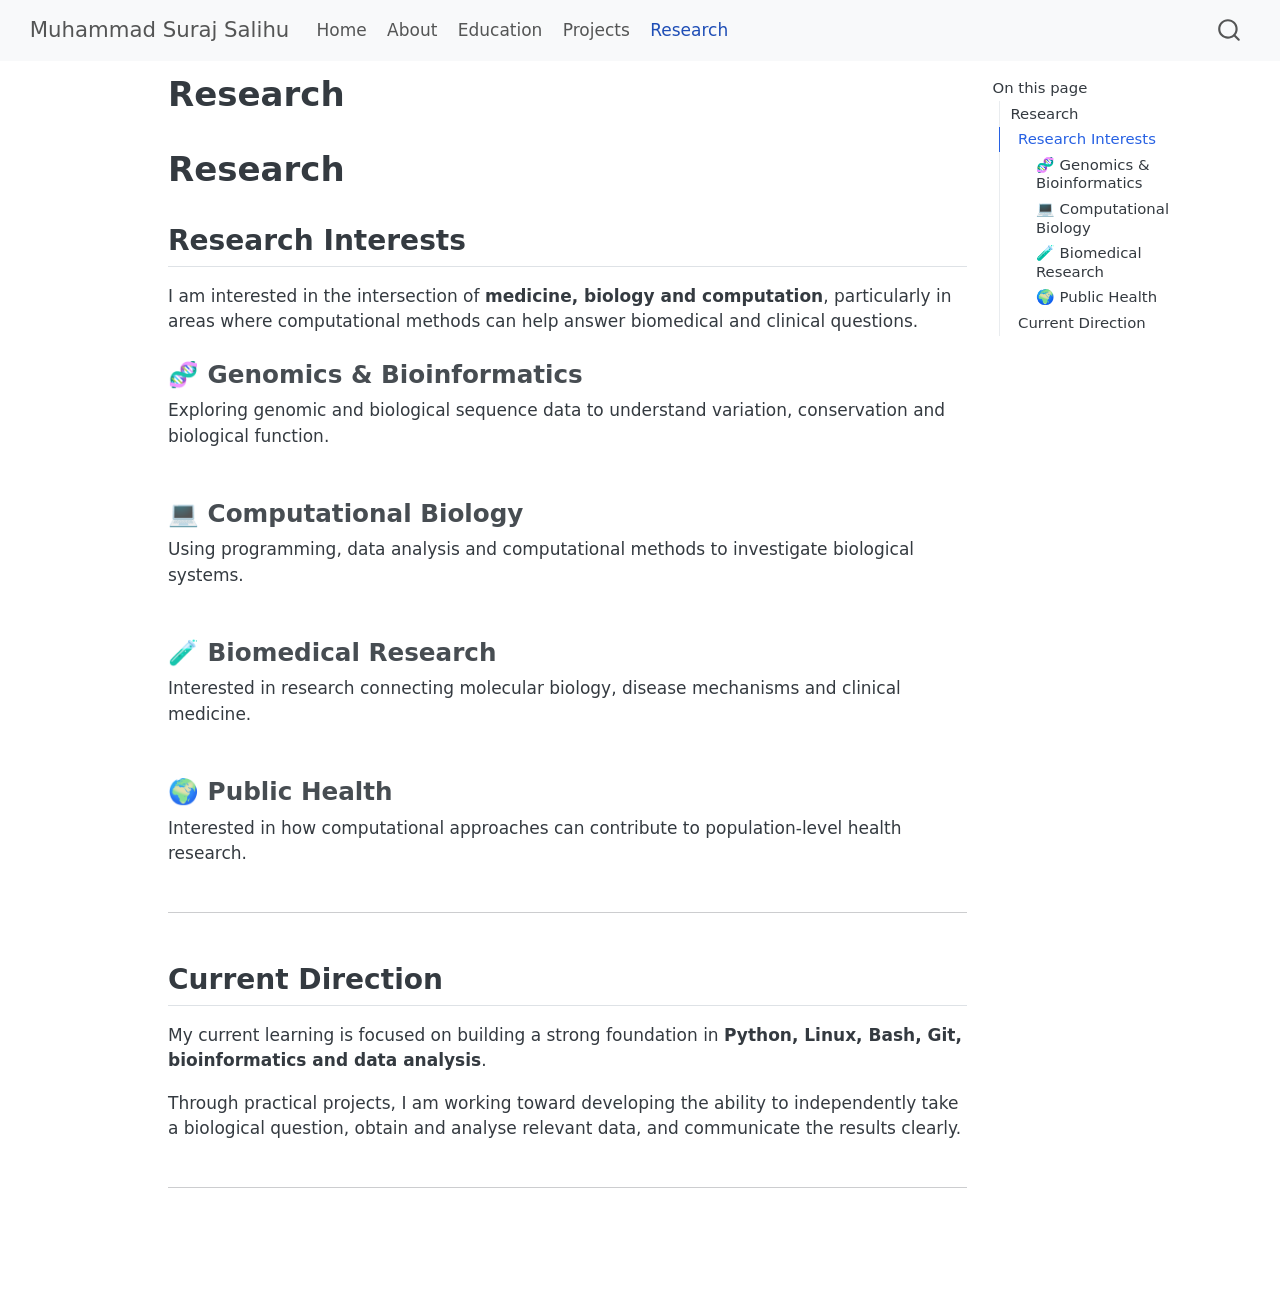
<file: research.html>
<!DOCTYPE html>
<html xmlns="http://www.w3.org/1999/xhtml" lang="en" xml:lang="en"><head>

<meta charset="utf-8">
<meta name="generator" content="quarto-1.9.38">

<meta name="viewport" content="width=device-width, initial-scale=1.0, user-scalable=yes">


<title>Research – Muhammad Suraj Salihu</title>
<style>
/* Default styles provided by pandoc.
** See https://pandoc.org/MANUAL.html#variables-for-html for config info.
*/
code{white-space: pre-wrap;}
span.smallcaps{font-variant: small-caps;}
div.columns{display: flex; gap: min(4vw, 1.5em);}
div.column{flex: auto; overflow-x: auto;}
div.hanging-indent{margin-left: 1.5em; text-indent: -1.5em;}
ul.task-list{list-style: none;}
ul.task-list li input[type="checkbox"] {
  width: 0.8em;
  margin: 0 0.8em 0.2em -1em; /* quarto-specific, see https://github.com/quarto-dev/quarto-cli/issues/4556 */ 
  vertical-align: middle;
}
</style>


<script src="site_libs/quarto-nav/quarto-nav.js"></script>
<script src="site_libs/quarto-nav/headroom.min.js"></script>
<script src="site_libs/clipboard/clipboard.min.js"></script>
<script src="site_libs/quarto-search/autocomplete.umd.js"></script>
<script src="site_libs/quarto-search/fuse.min.js"></script>
<script src="site_libs/quarto-search/quarto-search.js"></script>
<meta name="quarto:offset" content="./">
<script src="site_libs/quarto-html/quarto.js" type="module"></script>
<script src="site_libs/quarto-html/tabsets/tabsets.js" type="module"></script>
<script src="site_libs/quarto-html/popper.min.js"></script>
<script src="site_libs/quarto-html/tippy.umd.min.js"></script>
<script src="site_libs/quarto-html/anchor.min.js"></script>
<link href="site_libs/quarto-html/tippy.css" rel="stylesheet">
<link href="site_libs/quarto-html/quarto-syntax-highlighting-15634bcf2e68342d4ad2dfa704d543f6.css" rel="stylesheet" id="quarto-text-highlighting-styles">
<script src="site_libs/bootstrap/bootstrap.min.js"></script>
<link href="site_libs/bootstrap/bootstrap-icons.css" rel="stylesheet">
<link href="site_libs/bootstrap/bootstrap-c7ab57aa33037bad7520c6cb9ec7d6ec.min.css" rel="stylesheet" append-hash="true" id="quarto-bootstrap" data-mode="light">
<script id="quarto-search-options" type="application/json">{
  "location": "navbar",
  "copy-button": false,
  "collapse-after": 3,
  "panel-placement": "end",
  "type": "overlay",
  "limit": 50,
  "keyboard-shortcut": [
    "f",
    "/",
    "s"
  ],
  "show-item-context": false,
  "language": {
    "search-no-results-text": "No results",
    "search-matching-documents-text": "matching documents",
    "search-copy-link-title": "Copy link to search",
    "search-hide-matches-text": "Hide additional matches",
    "search-more-match-text": "more match in this document",
    "search-more-matches-text": "more matches in this document",
    "search-clear-button-title": "Clear",
    "search-text-placeholder": "",
    "search-detached-cancel-button-title": "Cancel",
    "search-submit-button-title": "Submit",
    "search-label": "Search"
  }
}</script>
<style>html{ scroll-behavior: smooth; }</style>


<link rel="stylesheet" href="styles.css">
</head>

<body class="nav-fixed quarto-light">

<div id="quarto-search-results"></div>
  <header id="quarto-header" class="headroom fixed-top">
    <nav class="navbar navbar-expand-lg " data-bs-theme="dark">
      <div class="navbar-container container-fluid">
      <div class="navbar-brand-container mx-auto">
    <a class="navbar-brand" href="./index.html">
    <span class="navbar-title">Muhammad Suraj Salihu</span>
    </a>
  </div>
            <div id="quarto-search" class="" title="Search"></div>
          <button class="navbar-toggler" type="button" data-bs-toggle="collapse" data-bs-target="#navbarCollapse" aria-controls="navbarCollapse" role="menu" aria-expanded="false" aria-label="Toggle navigation" onclick="if (window.quartoToggleHeadroom) { window.quartoToggleHeadroom(); }">
  <span class="navbar-toggler-icon"></span>
</button>
          <div class="collapse navbar-collapse" id="navbarCollapse">
            <ul class="navbar-nav navbar-nav-scroll me-auto">
  <li class="nav-item">
    <a class="nav-link" href="./index.html"> 
<span class="menu-text">Home</span></a>
  </li>  
  <li class="nav-item">
    <a class="nav-link" href="./about.html"> 
<span class="menu-text">About</span></a>
  </li>  
  <li class="nav-item">
    <a class="nav-link" href="./education.html"> 
<span class="menu-text">Education</span></a>
  </li>  
  <li class="nav-item">
    <a class="nav-link" href="./projects.html"> 
<span class="menu-text">Projects</span></a>
  </li>  
  <li class="nav-item">
    <a class="nav-link active" href="./research.html" aria-current="page"> 
<span class="menu-text">Research</span></a>
  </li>  
</ul>
          </div> <!-- /navcollapse -->
            <div class="quarto-navbar-tools">
</div>
      </div> <!-- /container-fluid -->
    </nav>
</header>
<!-- content -->
<div id="quarto-content" class="quarto-container page-columns page-rows-contents page-layout-article page-navbar">
<!-- sidebar -->
<!-- margin-sidebar -->
    <div id="quarto-margin-sidebar" class="sidebar margin-sidebar">
        <nav id="TOC" role="doc-toc" class="toc-active">
    <h2 id="toc-title">On this page</h2>
   
  <ul>
  <li><a href="#research" id="toc-research" class="nav-link active" data-scroll-target="#research">Research</a>
  <ul class="collapse">
  <li><a href="#research-interests" id="toc-research-interests" class="nav-link" data-scroll-target="#research-interests">Research Interests</a>
  <ul class="collapse">
  <li><a href="#genomics-bioinformatics" id="toc-genomics-bioinformatics" class="nav-link" data-scroll-target="#genomics-bioinformatics">🧬 Genomics &amp; Bioinformatics</a></li>
  <li><a href="#computational-biology" id="toc-computational-biology" class="nav-link" data-scroll-target="#computational-biology">💻 Computational Biology</a></li>
  <li><a href="#biomedical-research" id="toc-biomedical-research" class="nav-link" data-scroll-target="#biomedical-research">🧪 Biomedical Research</a></li>
  <li><a href="#public-health" id="toc-public-health" class="nav-link" data-scroll-target="#public-health">🌍 Public Health</a></li>
  </ul></li>
  <li><a href="#current-direction" id="toc-current-direction" class="nav-link" data-scroll-target="#current-direction">Current Direction</a></li>
  </ul></li>
  </ul>
</nav>
    </div>
<!-- main -->
<main class="content" id="quarto-document-content">

<header id="title-block-header" class="quarto-title-block default">
<div class="quarto-title">
<h1 class="title">Research</h1>
</div>



<div class="quarto-title-meta">

    
  
    
  </div>
  


</header>


<section id="research" class="level1">
<h1>Research</h1>
<section id="research-interests" class="level2">
<h2 class="anchored" data-anchor-id="research-interests">Research Interests</h2>
<p>I am interested in the intersection of <strong>medicine, biology and computation</strong>, particularly in areas where computational methods can help answer biomedical and clinical questions.</p>
<section id="genomics-bioinformatics" class="level3">
<h3 class="anchored" data-anchor-id="genomics-bioinformatics">🧬 Genomics &amp; Bioinformatics</h3>
<p>Exploring genomic and biological sequence data to understand variation, conservation and biological function.</p>
</section>
<section id="computational-biology" class="level3">
<h3 class="anchored" data-anchor-id="computational-biology">💻 Computational Biology</h3>
<p>Using programming, data analysis and computational methods to investigate biological systems.</p>
</section>
<section id="biomedical-research" class="level3">
<h3 class="anchored" data-anchor-id="biomedical-research">🧪 Biomedical Research</h3>
<p>Interested in research connecting molecular biology, disease mechanisms and clinical medicine.</p>
</section>
<section id="public-health" class="level3">
<h3 class="anchored" data-anchor-id="public-health">🌍 Public Health</h3>
<p>Interested in how computational approaches can contribute to population-level health research.</p>
<hr>
</section>
</section>
<section id="current-direction" class="level2">
<h2 class="anchored" data-anchor-id="current-direction">Current Direction</h2>
<p>My current learning is focused on building a strong foundation in <strong>Python, Linux, Bash, Git, bioinformatics and data analysis</strong>.</p>
<p>Through practical projects, I am working toward developing the ability to independently take a biological question, obtain and analyse relevant data, and communicate the results clearly.</p>
<hr>


</section>
</section>

</main> <!-- /main -->
<script id="quarto-html-after-body" type="application/javascript">
  window.document.addEventListener("DOMContentLoaded", function (event) {
    const icon = "";
    const anchorJS = new window.AnchorJS();
    anchorJS.options = {
      placement: 'right',
      icon: icon
    };
    anchorJS.add('.anchored');
    const isCodeAnnotation = (el) => {
      for (const clz of el.classList) {
        if (clz.startsWith('code-annotation-')) {                     
          return true;
        }
      }
      return false;
    }
    const onCopySuccess = function(e) {
      // button target
      const button = e.trigger;
      // don't keep focus
      button.blur();
      // flash "checked"
      button.classList.add('code-copy-button-checked');
      var currentTitle = button.getAttribute("title");
      button.setAttribute("title", "Copied!");
      let tooltip;
      if (window.bootstrap) {
        button.setAttribute("data-bs-toggle", "tooltip");
        button.setAttribute("data-bs-placement", "left");
        button.setAttribute("data-bs-title", "Copied!");
        tooltip = new bootstrap.Tooltip(button, 
          { trigger: "manual", 
            customClass: "code-copy-button-tooltip",
            offset: [0, -8]});
        tooltip.show();    
      }
      setTimeout(function() {
        if (tooltip) {
          tooltip.hide();
          button.removeAttribute("data-bs-title");
          button.removeAttribute("data-bs-toggle");
          button.removeAttribute("data-bs-placement");
        }
        button.setAttribute("title", currentTitle);
        button.classList.remove('code-copy-button-checked');
      }, 1000);
      // clear code selection
      e.clearSelection();
    }
    const getTextToCopy = function(trigger) {
      const outerScaffold = trigger.parentElement.cloneNode(true);
      const codeEl = outerScaffold.querySelector('code');
      for (const childEl of codeEl.children) {
        if (isCodeAnnotation(childEl)) {
          childEl.remove();
        }
      }
      return codeEl.innerText;
    }
    const clipboard = new window.ClipboardJS('.code-copy-button:not([data-in-quarto-modal])', {
      text: getTextToCopy
    });
    clipboard.on('success', onCopySuccess);
    if (window.document.getElementById('quarto-embedded-source-code-modal')) {
      const clipboardModal = new window.ClipboardJS('.code-copy-button[data-in-quarto-modal]', {
        text: getTextToCopy,
        container: window.document.getElementById('quarto-embedded-source-code-modal')
      });
      clipboardModal.on('success', onCopySuccess);
    }
      var localhostRegex = new RegExp(/^(?:http|https):\/\/localhost\:?[0-9]*\//);
      var mailtoRegex = new RegExp(/^mailto:/);
        var filterRegex = new RegExp("https:\/\/MuhdSuraj\.github\.io\/MuhdWeb\/");
      var isInternal = (href) => {
          return filterRegex.test(href) || localhostRegex.test(href) || mailtoRegex.test(href);
      }
      // Inspect non-navigation links and adorn them if external
     var links = window.document.querySelectorAll('a[href]:not(.nav-link):not(.navbar-brand):not(.toc-action):not(.sidebar-link):not(.sidebar-item-toggle):not(.pagination-link):not(.no-external):not([aria-hidden]):not(.dropdown-item):not(.quarto-navigation-tool):not(.about-link)');
      for (var i=0; i<links.length; i++) {
        const link = links[i];
        if (!isInternal(link.href)) {
          // undo the damage that might have been done by quarto-nav.js in the case of
          // links that we want to consider external
          if (link.dataset.originalHref !== undefined) {
            link.href = link.dataset.originalHref;
          }
        }
      }
    function tippyHover(el, contentFn, onTriggerFn, onUntriggerFn) {
      const config = {
        allowHTML: true,
        maxWidth: 500,
        delay: 100,
        arrow: false,
        appendTo: function(el) {
            return el.parentElement;
        },
        interactive: true,
        interactiveBorder: 10,
        theme: 'quarto',
        placement: 'bottom-start',
      };
      if (contentFn) {
        config.content = contentFn;
      }
      if (onTriggerFn) {
        config.onTrigger = onTriggerFn;
      }
      if (onUntriggerFn) {
        config.onUntrigger = onUntriggerFn;
      }
      window.tippy(el, config); 
    }
    const noterefs = window.document.querySelectorAll('a[role="doc-noteref"]');
    for (var i=0; i<noterefs.length; i++) {
      const ref = noterefs[i];
      tippyHover(ref, function() {
        // use id or data attribute instead here
        let href = ref.getAttribute('data-footnote-href') || ref.getAttribute('href');
        try { href = new URL(href).hash; } catch {}
        const id = href.replace(/^#\/?/, "");
        const note = window.document.getElementById(id);
        if (note) {
          return note.innerHTML;
        } else {
          return "";
        }
      });
    }
    const xrefs = window.document.querySelectorAll('a.quarto-xref');
    const processXRef = (id, note) => {
      // Strip column container classes
      const stripColumnClz = (el) => {
        el.classList.remove("page-full", "page-columns");
        if (el.children) {
          for (const child of el.children) {
            stripColumnClz(child);
          }
        }
      }
      stripColumnClz(note)
      if (id === null || id.startsWith('sec-')) {
        // Special case sections, only their first couple elements
        const container = document.createElement("div");
        if (note.children && note.children.length > 2) {
          container.appendChild(note.children[0].cloneNode(true));
          for (let i = 1; i < note.children.length; i++) {
            const child = note.children[i];
            if (child.tagName === "P" && child.innerText === "") {
              continue;
            } else {
              container.appendChild(child.cloneNode(true));
              break;
            }
          }
          if (window.Quarto?.typesetMath) {
            window.Quarto.typesetMath(container);
          }
          return container.innerHTML
        } else {
          if (window.Quarto?.typesetMath) {
            window.Quarto.typesetMath(note);
          }
          return note.innerHTML;
        }
      } else {
        // Remove any anchor links if they are present
        const anchorLink = note.querySelector('a.anchorjs-link');
        if (anchorLink) {
          anchorLink.remove();
        }
        if (window.Quarto?.typesetMath) {
          window.Quarto.typesetMath(note);
        }
        if (note.classList.contains("callout")) {
          return note.outerHTML;
        } else {
          return note.innerHTML;
        }
      }
    }
    for (var i=0; i<xrefs.length; i++) {
      const xref = xrefs[i];
      tippyHover(xref, undefined, function(instance) {
        instance.disable();
        let url = xref.getAttribute('href');
        let hash = undefined; 
        if (url.startsWith('#')) {
          hash = url;
        } else {
          try { hash = new URL(url).hash; } catch {}
        }
        if (hash) {
          const id = hash.replace(/^#\/?/, "");
          const note = window.document.getElementById(id);
          if (note !== null) {
            try {
              const html = processXRef(id, note.cloneNode(true));
              instance.setContent(html);
            } finally {
              instance.enable();
              instance.show();
            }
          } else {
            // See if we can fetch this
            fetch(url.split('#')[0])
            .then(res => res.text())
            .then(html => {
              const parser = new DOMParser();
              const htmlDoc = parser.parseFromString(html, "text/html");
              const note = htmlDoc.getElementById(id);
              if (note !== null) {
                const html = processXRef(id, note);
                instance.setContent(html);
              } 
            }).finally(() => {
              instance.enable();
              instance.show();
            });
          }
        } else {
          // See if we can fetch a full url (with no hash to target)
          // This is a special case and we should probably do some content thinning / targeting
          fetch(url)
          .then(res => res.text())
          .then(html => {
            const parser = new DOMParser();
            const htmlDoc = parser.parseFromString(html, "text/html");
            const note = htmlDoc.querySelector('main.content');
            if (note !== null) {
              // This should only happen for chapter cross references
              // (since there is no id in the URL)
              // remove the first header
              if (note.children.length > 0 && note.children[0].tagName === "HEADER") {
                note.children[0].remove();
              }
              const html = processXRef(null, note);
              instance.setContent(html);
            } 
          }).finally(() => {
            instance.enable();
            instance.show();
          });
        }
      }, function(instance) {
      });
    }
        let selectedAnnoteEl;
        const selectorForAnnotation = ( cell, annotation) => {
          let cellAttr = 'data-code-cell="' + cell + '"';
          let lineAttr = 'data-code-annotation="' +  annotation + '"';
          const selector = 'span[' + cellAttr + '][' + lineAttr + ']';
          return selector;
        }
        const selectCodeLines = (annoteEl) => {
          const doc = window.document;
          const targetCell = annoteEl.getAttribute("data-target-cell");
          const targetAnnotation = annoteEl.getAttribute("data-target-annotation");
          const annoteSpan = window.document.querySelector(selectorForAnnotation(targetCell, targetAnnotation));
          const lines = annoteSpan.getAttribute("data-code-lines").split(",");
          const lineIds = lines.map((line) => {
            return targetCell + "-" + line;
          })
          let top = null;
          let height = null;
          let parent = null;
          if (lineIds.length > 0) {
              //compute the position of the single el (top and bottom and make a div)
              const el = window.document.getElementById(lineIds[0]);
              top = el.offsetTop;
              height = el.offsetHeight;
              parent = el.parentElement.parentElement;
            if (lineIds.length > 1) {
              const lastEl = window.document.getElementById(lineIds[lineIds.length - 1]);
              const bottom = lastEl.offsetTop + lastEl.offsetHeight;
              height = bottom - top;
            }
            if (top !== null && height !== null && parent !== null) {
              // cook up a div (if necessary) and position it 
              let div = window.document.getElementById("code-annotation-line-highlight");
              if (div === null) {
                div = window.document.createElement("div");
                div.setAttribute("id", "code-annotation-line-highlight");
                div.style.position = 'absolute';
                parent.appendChild(div);
              }
              div.style.top = top - 2 + "px";
              div.style.height = height + 4 + "px";
              div.style.left = 0;
              let gutterDiv = window.document.getElementById("code-annotation-line-highlight-gutter");
              if (gutterDiv === null) {
                gutterDiv = window.document.createElement("div");
                gutterDiv.setAttribute("id", "code-annotation-line-highlight-gutter");
                gutterDiv.style.position = 'absolute';
                const codeCell = window.document.getElementById(targetCell);
                const gutter = codeCell.querySelector('.code-annotation-gutter');
                gutter.appendChild(gutterDiv);
              }
              gutterDiv.style.top = top - 2 + "px";
              gutterDiv.style.height = height + 4 + "px";
            }
            selectedAnnoteEl = annoteEl;
          }
        };
        const unselectCodeLines = () => {
          const elementsIds = ["code-annotation-line-highlight", "code-annotation-line-highlight-gutter"];
          elementsIds.forEach((elId) => {
            const div = window.document.getElementById(elId);
            if (div) {
              div.remove();
            }
          });
          selectedAnnoteEl = undefined;
        };
          // Handle positioning of the toggle
      window.addEventListener(
        "resize",
        throttle(() => {
          elRect = undefined;
          if (selectedAnnoteEl) {
            selectCodeLines(selectedAnnoteEl);
          }
        }, 10)
      );
      function throttle(fn, ms) {
      let throttle = false;
      let timer;
        return (...args) => {
          if(!throttle) { // first call gets through
              fn.apply(this, args);
              throttle = true;
          } else { // all the others get throttled
              if(timer) clearTimeout(timer); // cancel #2
              timer = setTimeout(() => {
                fn.apply(this, args);
                timer = throttle = false;
              }, ms);
          }
        };
      }
        // Attach click handler to the DT
        const annoteDls = window.document.querySelectorAll('dt[data-target-cell]');
        for (const annoteDlNode of annoteDls) {
          annoteDlNode.addEventListener('click', (event) => {
            const clickedEl = event.target;
            if (clickedEl !== selectedAnnoteEl) {
              unselectCodeLines();
              const activeEl = window.document.querySelector('dt[data-target-cell].code-annotation-active');
              if (activeEl) {
                activeEl.classList.remove('code-annotation-active');
              }
              selectCodeLines(clickedEl);
              clickedEl.classList.add('code-annotation-active');
            } else {
              // Unselect the line
              unselectCodeLines();
              clickedEl.classList.remove('code-annotation-active');
            }
          });
        }
    const findCites = (el) => {
      const parentEl = el.parentElement;
      if (parentEl) {
        const cites = parentEl.dataset.cites;
        if (cites) {
          return {
            el,
            cites: cites.split(' ')
          };
        } else {
          return findCites(el.parentElement)
        }
      } else {
        return undefined;
      }
    };
    var bibliorefs = window.document.querySelectorAll('a[role="doc-biblioref"]');
    for (var i=0; i<bibliorefs.length; i++) {
      const ref = bibliorefs[i];
      const citeInfo = findCites(ref);
      if (citeInfo) {
        tippyHover(citeInfo.el, function() {
          var popup = window.document.createElement('div');
          citeInfo.cites.forEach(function(cite) {
            var citeDiv = window.document.createElement('div');
            citeDiv.classList.add('hanging-indent');
            citeDiv.classList.add('csl-entry');
            var biblioDiv = window.document.getElementById('ref-' + cite);
            if (biblioDiv) {
              citeDiv.innerHTML = biblioDiv.innerHTML;
            }
            popup.appendChild(citeDiv);
          });
          return popup.innerHTML;
        });
      }
    }
  });
  </script>
</div> <!-- /content -->




<script src="site_libs/quarto-html/zenscroll-min.js"></script>
</body></html>
</file>
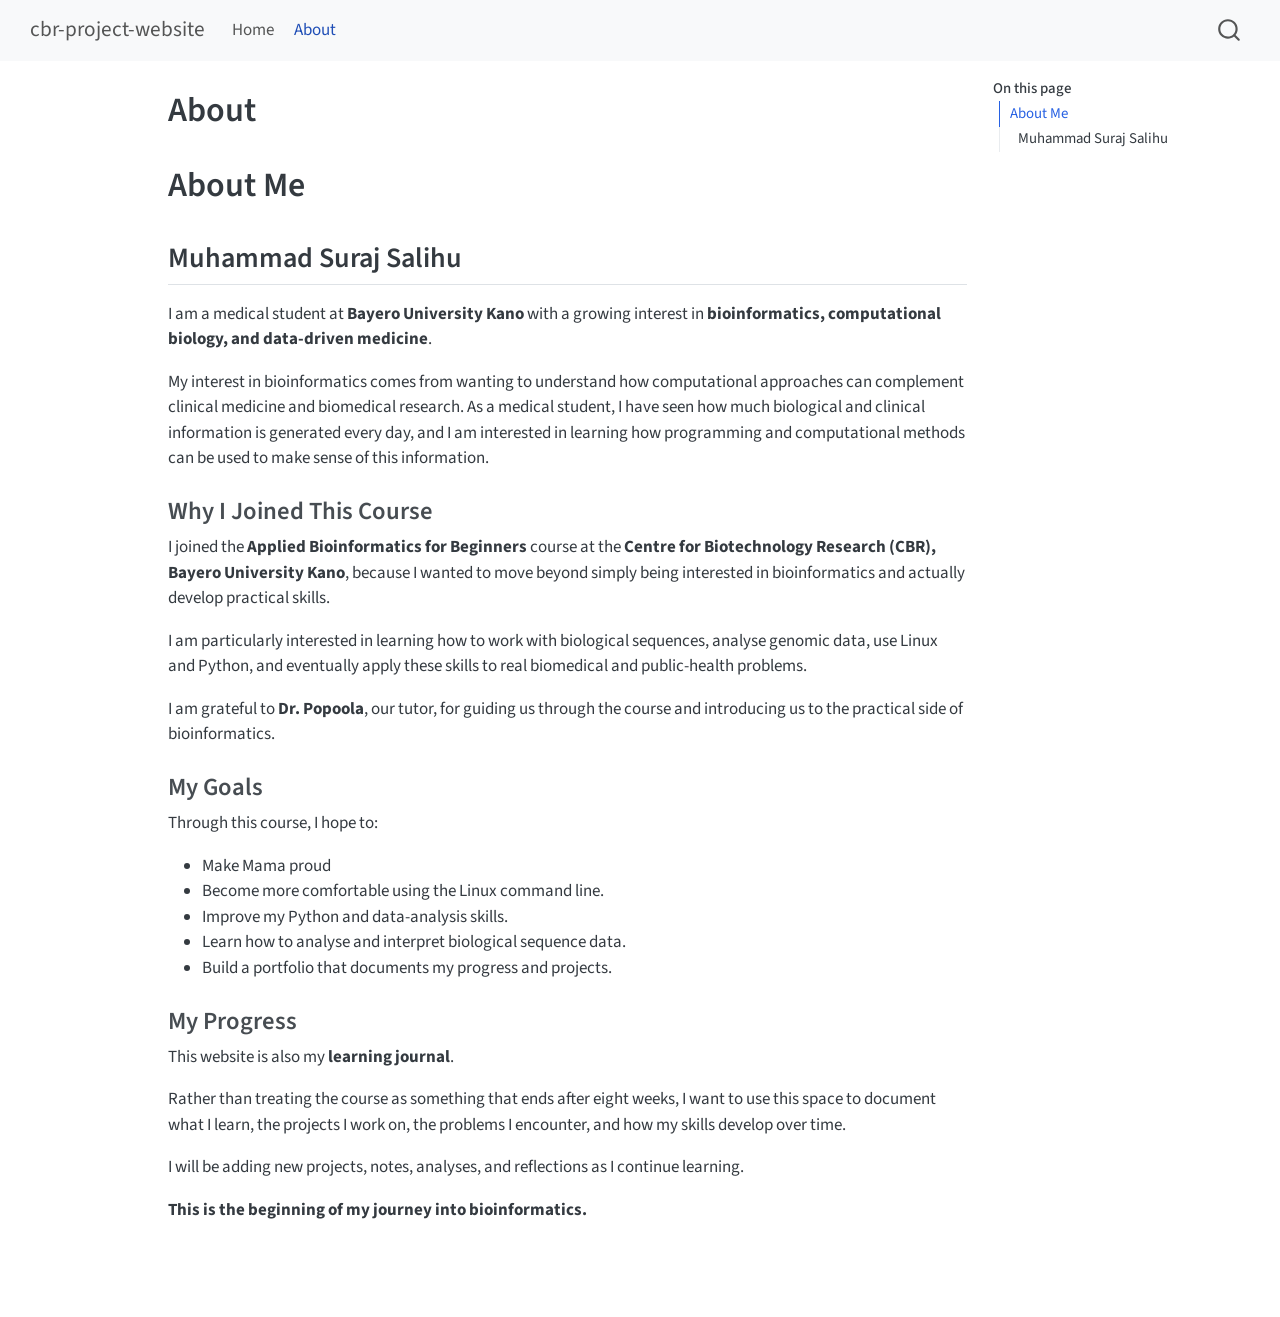
<file: MuhdWeb/docs/about.html>
<!DOCTYPE html>
<html xmlns="http://www.w3.org/1999/xhtml" lang="en" xml:lang="en"><head>

<meta charset="utf-8">
<meta name="generator" content="quarto-1.9.38">

<meta name="viewport" content="width=device-width, initial-scale=1.0, user-scalable=yes">


<title>About – cbr-project-website</title>
<style>
/* Default styles provided by pandoc.
** See https://pandoc.org/MANUAL.html#variables-for-html for config info.
*/
code{white-space: pre-wrap;}
span.smallcaps{font-variant: small-caps;}
div.columns{display: flex; gap: min(4vw, 1.5em);}
div.column{flex: auto; overflow-x: auto;}
div.hanging-indent{margin-left: 1.5em; text-indent: -1.5em;}
ul.task-list{list-style: none;}
ul.task-list li input[type="checkbox"] {
  width: 0.8em;
  margin: 0 0.8em 0.2em -1em; /* quarto-specific, see https://github.com/quarto-dev/quarto-cli/issues/4556 */ 
  vertical-align: middle;
}
</style>


<script src="site_libs/quarto-nav/quarto-nav.js"></script>
<script src="site_libs/quarto-nav/headroom.min.js"></script>
<script src="site_libs/clipboard/clipboard.min.js"></script>
<script src="site_libs/quarto-search/autocomplete.umd.js"></script>
<script src="site_libs/quarto-search/fuse.min.js"></script>
<script src="site_libs/quarto-search/quarto-search.js"></script>
<meta name="quarto:offset" content="./">
<script src="site_libs/quarto-html/quarto.js" type="module"></script>
<script src="site_libs/quarto-html/tabsets/tabsets.js" type="module"></script>
<script src="site_libs/quarto-html/popper.min.js"></script>
<script src="site_libs/quarto-html/tippy.umd.min.js"></script>
<script src="site_libs/quarto-html/anchor.min.js"></script>
<link href="site_libs/quarto-html/tippy.css" rel="stylesheet">
<link href="site_libs/quarto-html/quarto-syntax-highlighting-15634bcf2e68342d4ad2dfa704d543f6.css" rel="stylesheet" id="quarto-text-highlighting-styles">
<script src="site_libs/bootstrap/bootstrap.min.js"></script>
<link href="site_libs/bootstrap/bootstrap-icons.css" rel="stylesheet">
<link href="site_libs/bootstrap/bootstrap-a0f9fd0d421825b736dc1bbcbcba2219.min.css" rel="stylesheet" append-hash="true" id="quarto-bootstrap" data-mode="light">
<script id="quarto-search-options" type="application/json">{
  "location": "navbar",
  "copy-button": false,
  "collapse-after": 3,
  "panel-placement": "end",
  "type": "overlay",
  "limit": 50,
  "keyboard-shortcut": [
    "f",
    "/",
    "s"
  ],
  "show-item-context": false,
  "language": {
    "search-no-results-text": "No results",
    "search-matching-documents-text": "matching documents",
    "search-copy-link-title": "Copy link to search",
    "search-hide-matches-text": "Hide additional matches",
    "search-more-match-text": "more match in this document",
    "search-more-matches-text": "more matches in this document",
    "search-clear-button-title": "Clear",
    "search-text-placeholder": "",
    "search-detached-cancel-button-title": "Cancel",
    "search-submit-button-title": "Submit",
    "search-label": "Search"
  }
}</script>


<link rel="stylesheet" href="styles.css">
</head>

<body class="nav-fixed quarto-light">

<div id="quarto-search-results"></div>
  <header id="quarto-header" class="headroom fixed-top">
    <nav class="navbar navbar-expand-lg " data-bs-theme="dark">
      <div class="navbar-container container-fluid">
      <div class="navbar-brand-container mx-auto">
    <a class="navbar-brand" href="./index.html">
    <span class="navbar-title">cbr-project-website</span>
    </a>
  </div>
            <div id="quarto-search" class="" title="Search"></div>
          <button class="navbar-toggler" type="button" data-bs-toggle="collapse" data-bs-target="#navbarCollapse" aria-controls="navbarCollapse" role="menu" aria-expanded="false" aria-label="Toggle navigation" onclick="if (window.quartoToggleHeadroom) { window.quartoToggleHeadroom(); }">
  <span class="navbar-toggler-icon"></span>
</button>
          <div class="collapse navbar-collapse" id="navbarCollapse">
            <ul class="navbar-nav navbar-nav-scroll me-auto">
  <li class="nav-item">
    <a class="nav-link" href="./index.html"> 
<span class="menu-text">Home</span></a>
  </li>  
  <li class="nav-item">
    <a class="nav-link active" href="./about.html" aria-current="page"> 
<span class="menu-text">About</span></a>
  </li>  
</ul>
          </div> <!-- /navcollapse -->
            <div class="quarto-navbar-tools">
</div>
      </div> <!-- /container-fluid -->
    </nav>
</header>
<!-- content -->
<div id="quarto-content" class="quarto-container page-columns page-rows-contents page-layout-article page-navbar">
<!-- sidebar -->
<!-- margin-sidebar -->
    <div id="quarto-margin-sidebar" class="sidebar margin-sidebar">
        <nav id="TOC" role="doc-toc" class="toc-active">
    <h2 id="toc-title">On this page</h2>
   
  <ul>
  <li><a href="#about-me" id="toc-about-me" class="nav-link active" data-scroll-target="#about-me">About Me</a>
  <ul class="collapse">
  <li><a href="#muhammad-suraj-salihu" id="toc-muhammad-suraj-salihu" class="nav-link" data-scroll-target="#muhammad-suraj-salihu">Muhammad Suraj Salihu</a>
  <ul class="collapse">
  <li><a href="#why-i-joined-this-course" id="toc-why-i-joined-this-course" class="nav-link" data-scroll-target="#why-i-joined-this-course">Why I Joined This Course</a></li>
  <li><a href="#my-goals" id="toc-my-goals" class="nav-link" data-scroll-target="#my-goals">My Goals</a></li>
  <li><a href="#my-progress" id="toc-my-progress" class="nav-link" data-scroll-target="#my-progress">My Progress</a></li>
  </ul></li>
  </ul></li>
  </ul>
</nav>
    </div>
<!-- main -->
<main class="content" id="quarto-document-content">

<header id="title-block-header" class="quarto-title-block default">
<div class="quarto-title">
<h1 class="title">About</h1>
</div>



<div class="quarto-title-meta">

    
  
    
  </div>
  


</header>


<section id="about-me" class="level1">
<h1>About Me</h1>
<section id="muhammad-suraj-salihu" class="level2">
<h2 class="anchored" data-anchor-id="muhammad-suraj-salihu">Muhammad Suraj Salihu</h2>
<p>I am a medical student at <strong>Bayero University Kano</strong> with a growing interest in <strong>bioinformatics, computational biology, and data-driven medicine</strong>.</p>
<p>My interest in bioinformatics comes from wanting to understand how computational approaches can complement clinical medicine and biomedical research. As a medical student, I have seen how much biological and clinical information is generated every day, and I am interested in learning how programming and computational methods can be used to make sense of this information.</p>
<section id="why-i-joined-this-course" class="level3">
<h3 class="anchored" data-anchor-id="why-i-joined-this-course">Why I Joined This Course</h3>
<p>I joined the <strong>Applied Bioinformatics for Beginners</strong> course at the <strong>Centre for Biotechnology Research (CBR), Bayero University Kano</strong>, because I wanted to move beyond simply being interested in bioinformatics and actually develop practical skills.</p>
<p>I am particularly interested in learning how to work with biological sequences, analyse genomic data, use Linux and Python, and eventually apply these skills to real biomedical and public-health problems.</p>
<p>I am grateful to <strong>Dr.&nbsp;Popoola</strong>, our tutor, for guiding us through the course and introducing us to the practical side of bioinformatics.</p>
</section>
<section id="my-goals" class="level3">
<h3 class="anchored" data-anchor-id="my-goals">My Goals</h3>
<p>Through this course, I hope to:</p>
<ul>
<li>Make Mama proud</li>
<li>Become more comfortable using the Linux command line.</li>
<li>Improve my Python and data-analysis skills.</li>
<li>Learn how to analyse and interpret biological sequence data.</li>
<li>Build a portfolio that documents my progress and projects.</li>
</ul>
</section>
<section id="my-progress" class="level3">
<h3 class="anchored" data-anchor-id="my-progress">My Progress</h3>
<p>This website is also my <strong>learning journal</strong>.</p>
<p>Rather than treating the course as something that ends after eight weeks, I want to use this space to document what I learn, the projects I work on, the problems I encounter, and how my skills develop over time.</p>
<p>I will be adding new projects, notes, analyses, and reflections as I continue learning.</p>
<p><strong>This is the beginning of my journey into bioinformatics.</strong></p>


</section>
</section>
</section>

</main> <!-- /main -->
<script id="quarto-html-after-body" type="application/javascript">
  window.document.addEventListener("DOMContentLoaded", function (event) {
    const icon = "";
    const anchorJS = new window.AnchorJS();
    anchorJS.options = {
      placement: 'right',
      icon: icon
    };
    anchorJS.add('.anchored');
    const isCodeAnnotation = (el) => {
      for (const clz of el.classList) {
        if (clz.startsWith('code-annotation-')) {                     
          return true;
        }
      }
      return false;
    }
    const onCopySuccess = function(e) {
      // button target
      const button = e.trigger;
      // don't keep focus
      button.blur();
      // flash "checked"
      button.classList.add('code-copy-button-checked');
      var currentTitle = button.getAttribute("title");
      button.setAttribute("title", "Copied!");
      let tooltip;
      if (window.bootstrap) {
        button.setAttribute("data-bs-toggle", "tooltip");
        button.setAttribute("data-bs-placement", "left");
        button.setAttribute("data-bs-title", "Copied!");
        tooltip = new bootstrap.Tooltip(button, 
          { trigger: "manual", 
            customClass: "code-copy-button-tooltip",
            offset: [0, -8]});
        tooltip.show();    
      }
      setTimeout(function() {
        if (tooltip) {
          tooltip.hide();
          button.removeAttribute("data-bs-title");
          button.removeAttribute("data-bs-toggle");
          button.removeAttribute("data-bs-placement");
        }
        button.setAttribute("title", currentTitle);
        button.classList.remove('code-copy-button-checked');
      }, 1000);
      // clear code selection
      e.clearSelection();
    }
    const getTextToCopy = function(trigger) {
      const outerScaffold = trigger.parentElement.cloneNode(true);
      const codeEl = outerScaffold.querySelector('code');
      for (const childEl of codeEl.children) {
        if (isCodeAnnotation(childEl)) {
          childEl.remove();
        }
      }
      return codeEl.innerText;
    }
    const clipboard = new window.ClipboardJS('.code-copy-button:not([data-in-quarto-modal])', {
      text: getTextToCopy
    });
    clipboard.on('success', onCopySuccess);
    if (window.document.getElementById('quarto-embedded-source-code-modal')) {
      const clipboardModal = new window.ClipboardJS('.code-copy-button[data-in-quarto-modal]', {
        text: getTextToCopy,
        container: window.document.getElementById('quarto-embedded-source-code-modal')
      });
      clipboardModal.on('success', onCopySuccess);
    }
      var localhostRegex = new RegExp(/^(?:http|https):\/\/localhost\:?[0-9]*\//);
      var mailtoRegex = new RegExp(/^mailto:/);
        var filterRegex = new RegExp('/' + window.location.host + '/');
      var isInternal = (href) => {
          return filterRegex.test(href) || localhostRegex.test(href) || mailtoRegex.test(href);
      }
      // Inspect non-navigation links and adorn them if external
     var links = window.document.querySelectorAll('a[href]:not(.nav-link):not(.navbar-brand):not(.toc-action):not(.sidebar-link):not(.sidebar-item-toggle):not(.pagination-link):not(.no-external):not([aria-hidden]):not(.dropdown-item):not(.quarto-navigation-tool):not(.about-link)');
      for (var i=0; i<links.length; i++) {
        const link = links[i];
        if (!isInternal(link.href)) {
          // undo the damage that might have been done by quarto-nav.js in the case of
          // links that we want to consider external
          if (link.dataset.originalHref !== undefined) {
            link.href = link.dataset.originalHref;
          }
        }
      }
    function tippyHover(el, contentFn, onTriggerFn, onUntriggerFn) {
      const config = {
        allowHTML: true,
        maxWidth: 500,
        delay: 100,
        arrow: false,
        appendTo: function(el) {
            return el.parentElement;
        },
        interactive: true,
        interactiveBorder: 10,
        theme: 'quarto',
        placement: 'bottom-start',
      };
      if (contentFn) {
        config.content = contentFn;
      }
      if (onTriggerFn) {
        config.onTrigger = onTriggerFn;
      }
      if (onUntriggerFn) {
        config.onUntrigger = onUntriggerFn;
      }
      window.tippy(el, config); 
    }
    const noterefs = window.document.querySelectorAll('a[role="doc-noteref"]');
    for (var i=0; i<noterefs.length; i++) {
      const ref = noterefs[i];
      tippyHover(ref, function() {
        // use id or data attribute instead here
        let href = ref.getAttribute('data-footnote-href') || ref.getAttribute('href');
        try { href = new URL(href).hash; } catch {}
        const id = href.replace(/^#\/?/, "");
        const note = window.document.getElementById(id);
        if (note) {
          return note.innerHTML;
        } else {
          return "";
        }
      });
    }
    const xrefs = window.document.querySelectorAll('a.quarto-xref');
    const processXRef = (id, note) => {
      // Strip column container classes
      const stripColumnClz = (el) => {
        el.classList.remove("page-full", "page-columns");
        if (el.children) {
          for (const child of el.children) {
            stripColumnClz(child);
          }
        }
      }
      stripColumnClz(note)
      if (id === null || id.startsWith('sec-')) {
        // Special case sections, only their first couple elements
        const container = document.createElement("div");
        if (note.children && note.children.length > 2) {
          container.appendChild(note.children[0].cloneNode(true));
          for (let i = 1; i < note.children.length; i++) {
            const child = note.children[i];
            if (child.tagName === "P" && child.innerText === "") {
              continue;
            } else {
              container.appendChild(child.cloneNode(true));
              break;
            }
          }
          if (window.Quarto?.typesetMath) {
            window.Quarto.typesetMath(container);
          }
          return container.innerHTML
        } else {
          if (window.Quarto?.typesetMath) {
            window.Quarto.typesetMath(note);
          }
          return note.innerHTML;
        }
      } else {
        // Remove any anchor links if they are present
        const anchorLink = note.querySelector('a.anchorjs-link');
        if (anchorLink) {
          anchorLink.remove();
        }
        if (window.Quarto?.typesetMath) {
          window.Quarto.typesetMath(note);
        }
        if (note.classList.contains("callout")) {
          return note.outerHTML;
        } else {
          return note.innerHTML;
        }
      }
    }
    for (var i=0; i<xrefs.length; i++) {
      const xref = xrefs[i];
      tippyHover(xref, undefined, function(instance) {
        instance.disable();
        let url = xref.getAttribute('href');
        let hash = undefined; 
        if (url.startsWith('#')) {
          hash = url;
        } else {
          try { hash = new URL(url).hash; } catch {}
        }
        if (hash) {
          const id = hash.replace(/^#\/?/, "");
          const note = window.document.getElementById(id);
          if (note !== null) {
            try {
              const html = processXRef(id, note.cloneNode(true));
              instance.setContent(html);
            } finally {
              instance.enable();
              instance.show();
            }
          } else {
            // See if we can fetch this
            fetch(url.split('#')[0])
            .then(res => res.text())
            .then(html => {
              const parser = new DOMParser();
              const htmlDoc = parser.parseFromString(html, "text/html");
              const note = htmlDoc.getElementById(id);
              if (note !== null) {
                const html = processXRef(id, note);
                instance.setContent(html);
              } 
            }).finally(() => {
              instance.enable();
              instance.show();
            });
          }
        } else {
          // See if we can fetch a full url (with no hash to target)
          // This is a special case and we should probably do some content thinning / targeting
          fetch(url)
          .then(res => res.text())
          .then(html => {
            const parser = new DOMParser();
            const htmlDoc = parser.parseFromString(html, "text/html");
            const note = htmlDoc.querySelector('main.content');
            if (note !== null) {
              // This should only happen for chapter cross references
              // (since there is no id in the URL)
              // remove the first header
              if (note.children.length > 0 && note.children[0].tagName === "HEADER") {
                note.children[0].remove();
              }
              const html = processXRef(null, note);
              instance.setContent(html);
            } 
          }).finally(() => {
            instance.enable();
            instance.show();
          });
        }
      }, function(instance) {
      });
    }
        let selectedAnnoteEl;
        const selectorForAnnotation = ( cell, annotation) => {
          let cellAttr = 'data-code-cell="' + cell + '"';
          let lineAttr = 'data-code-annotation="' +  annotation + '"';
          const selector = 'span[' + cellAttr + '][' + lineAttr + ']';
          return selector;
        }
        const selectCodeLines = (annoteEl) => {
          const doc = window.document;
          const targetCell = annoteEl.getAttribute("data-target-cell");
          const targetAnnotation = annoteEl.getAttribute("data-target-annotation");
          const annoteSpan = window.document.querySelector(selectorForAnnotation(targetCell, targetAnnotation));
          const lines = annoteSpan.getAttribute("data-code-lines").split(",");
          const lineIds = lines.map((line) => {
            return targetCell + "-" + line;
          })
          let top = null;
          let height = null;
          let parent = null;
          if (lineIds.length > 0) {
              //compute the position of the single el (top and bottom and make a div)
              const el = window.document.getElementById(lineIds[0]);
              top = el.offsetTop;
              height = el.offsetHeight;
              parent = el.parentElement.parentElement;
            if (lineIds.length > 1) {
              const lastEl = window.document.getElementById(lineIds[lineIds.length - 1]);
              const bottom = lastEl.offsetTop + lastEl.offsetHeight;
              height = bottom - top;
            }
            if (top !== null && height !== null && parent !== null) {
              // cook up a div (if necessary) and position it 
              let div = window.document.getElementById("code-annotation-line-highlight");
              if (div === null) {
                div = window.document.createElement("div");
                div.setAttribute("id", "code-annotation-line-highlight");
                div.style.position = 'absolute';
                parent.appendChild(div);
              }
              div.style.top = top - 2 + "px";
              div.style.height = height + 4 + "px";
              div.style.left = 0;
              let gutterDiv = window.document.getElementById("code-annotation-line-highlight-gutter");
              if (gutterDiv === null) {
                gutterDiv = window.document.createElement("div");
                gutterDiv.setAttribute("id", "code-annotation-line-highlight-gutter");
                gutterDiv.style.position = 'absolute';
                const codeCell = window.document.getElementById(targetCell);
                const gutter = codeCell.querySelector('.code-annotation-gutter');
                gutter.appendChild(gutterDiv);
              }
              gutterDiv.style.top = top - 2 + "px";
              gutterDiv.style.height = height + 4 + "px";
            }
            selectedAnnoteEl = annoteEl;
          }
        };
        const unselectCodeLines = () => {
          const elementsIds = ["code-annotation-line-highlight", "code-annotation-line-highlight-gutter"];
          elementsIds.forEach((elId) => {
            const div = window.document.getElementById(elId);
            if (div) {
              div.remove();
            }
          });
          selectedAnnoteEl = undefined;
        };
          // Handle positioning of the toggle
      window.addEventListener(
        "resize",
        throttle(() => {
          elRect = undefined;
          if (selectedAnnoteEl) {
            selectCodeLines(selectedAnnoteEl);
          }
        }, 10)
      );
      function throttle(fn, ms) {
      let throttle = false;
      let timer;
        return (...args) => {
          if(!throttle) { // first call gets through
              fn.apply(this, args);
              throttle = true;
          } else { // all the others get throttled
              if(timer) clearTimeout(timer); // cancel #2
              timer = setTimeout(() => {
                fn.apply(this, args);
                timer = throttle = false;
              }, ms);
          }
        };
      }
        // Attach click handler to the DT
        const annoteDls = window.document.querySelectorAll('dt[data-target-cell]');
        for (const annoteDlNode of annoteDls) {
          annoteDlNode.addEventListener('click', (event) => {
            const clickedEl = event.target;
            if (clickedEl !== selectedAnnoteEl) {
              unselectCodeLines();
              const activeEl = window.document.querySelector('dt[data-target-cell].code-annotation-active');
              if (activeEl) {
                activeEl.classList.remove('code-annotation-active');
              }
              selectCodeLines(clickedEl);
              clickedEl.classList.add('code-annotation-active');
            } else {
              // Unselect the line
              unselectCodeLines();
              clickedEl.classList.remove('code-annotation-active');
            }
          });
        }
    const findCites = (el) => {
      const parentEl = el.parentElement;
      if (parentEl) {
        const cites = parentEl.dataset.cites;
        if (cites) {
          return {
            el,
            cites: cites.split(' ')
          };
        } else {
          return findCites(el.parentElement)
        }
      } else {
        return undefined;
      }
    };
    var bibliorefs = window.document.querySelectorAll('a[role="doc-biblioref"]');
    for (var i=0; i<bibliorefs.length; i++) {
      const ref = bibliorefs[i];
      const citeInfo = findCites(ref);
      if (citeInfo) {
        tippyHover(citeInfo.el, function() {
          var popup = window.document.createElement('div');
          citeInfo.cites.forEach(function(cite) {
            var citeDiv = window.document.createElement('div');
            citeDiv.classList.add('hanging-indent');
            citeDiv.classList.add('csl-entry');
            var biblioDiv = window.document.getElementById('ref-' + cite);
            if (biblioDiv) {
              citeDiv.innerHTML = biblioDiv.innerHTML;
            }
            popup.appendChild(citeDiv);
          });
          return popup.innerHTML;
        });
      }
    }
  });
  </script>
</div> <!-- /content -->




</body></html>
</file>
<file: site_libs/quarto-html/tippy.css>
.tippy-box[data-animation=fade][data-state=hidden]{opacity:0}[data-tippy-root]{max-width:calc(100vw - 10px)}.tippy-box{position:relative;background-color:#333;color:#fff;border-radius:4px;font-size:14px;line-height:1.4;white-space:normal;outline:0;transition-property:transform,visibility,opacity}.tippy-box[data-placement^=top]>.tippy-arrow{bottom:0}.tippy-box[data-placement^=top]>.tippy-arrow:before{bottom:-7px;left:0;border-width:8px 8px 0;border-top-color:initial;transform-origin:center top}.tippy-box[data-placement^=bottom]>.tippy-arrow{top:0}.tippy-box[data-placement^=bottom]>.tippy-arrow:before{top:-7px;left:0;border-width:0 8px 8px;border-bottom-color:initial;transform-origin:center bottom}.tippy-box[data-placement^=left]>.tippy-arrow{right:0}.tippy-box[data-placement^=left]>.tippy-arrow:before{border-width:8px 0 8px 8px;border-left-color:initial;right:-7px;transform-origin:center left}.tippy-box[data-placement^=right]>.tippy-arrow{left:0}.tippy-box[data-placement^=right]>.tippy-arrow:before{left:-7px;border-width:8px 8px 8px 0;border-right-color:initial;transform-origin:center right}.tippy-box[data-inertia][data-state=visible]{transition-timing-function:cubic-bezier(.54,1.5,.38,1.11)}.tippy-arrow{width:16px;height:16px;color:#333}.tippy-arrow:before{content:"";position:absolute;border-color:transparent;border-style:solid}.tippy-content{position:relative;padding:5px 9px;z-index:1}
</file>
<file: site_libs/quarto-html/quarto-syntax-highlighting-15634bcf2e68342d4ad2dfa704d543f6.css>
/* quarto syntax highlight colors */
:root {
  --quarto-hl-ot-color: #003B4F;
  --quarto-hl-at-color: #657422;
  --quarto-hl-ss-color: #20794D;
  --quarto-hl-an-color: #5E5E5E;
  --quarto-hl-fu-color: #4758AB;
  --quarto-hl-st-color: #20794D;
  --quarto-hl-cf-color: #003B4F;
  --quarto-hl-op-color: #5E5E5E;
  --quarto-hl-er-color: #AD0000;
  --quarto-hl-bn-color: #AD0000;
  --quarto-hl-al-color: #AD0000;
  --quarto-hl-va-color: #111111;
  --quarto-hl-bu-color: inherit;
  --quarto-hl-ex-color: inherit;
  --quarto-hl-pp-color: #AD0000;
  --quarto-hl-in-color: #5E5E5E;
  --quarto-hl-vs-color: #20794D;
  --quarto-hl-wa-color: #5E5E5E;
  --quarto-hl-do-color: #5E5E5E;
  --quarto-hl-im-color: #00769E;
  --quarto-hl-ch-color: #20794D;
  --quarto-hl-dt-color: #AD0000;
  --quarto-hl-fl-color: #AD0000;
  --quarto-hl-co-color: #5E5E5E;
  --quarto-hl-cv-color: #5E5E5E;
  --quarto-hl-cn-color: #8f5902;
  --quarto-hl-sc-color: #5E5E5E;
  --quarto-hl-dv-color: #AD0000;
  --quarto-hl-kw-color: #003B4F;
}

/* other quarto variables */
:root {
  --quarto-font-monospace: SFMono-Regular, Menlo, Monaco, Consolas, "Liberation Mono", "Courier New", monospace;
}

/* syntax highlight based on Pandoc's rules */
pre > code.sourceCode > span {
  color: #003B4F;
}

code.sourceCode > span {
  color: #003B4F;
}

div.sourceCode,
div.sourceCode pre.sourceCode {
  color: #003B4F;
}

/* Normal */
code span {
  color: #003B4F;
}

/* Alert */
code span.al {
  color: #AD0000;
  font-style: inherit;
}

/* Annotation */
code span.an {
  color: #5E5E5E;
  font-style: inherit;
}

/* Attribute */
code span.at {
  color: #657422;
  font-style: inherit;
}

/* BaseN */
code span.bn {
  color: #AD0000;
  font-style: inherit;
}

/* BuiltIn */
code span.bu {
  font-style: inherit;
}

/* ControlFlow */
code span.cf {
  color: #003B4F;
  font-weight: bold;
  font-style: inherit;
}

/* Char */
code span.ch {
  color: #20794D;
  font-style: inherit;
}

/* Constant */
code span.cn {
  color: #8f5902;
  font-style: inherit;
}

/* Comment */
code span.co {
  color: #5E5E5E;
  font-style: inherit;
}

/* CommentVar */
code span.cv {
  color: #5E5E5E;
  font-style: italic;
}

/* Documentation */
code span.do {
  color: #5E5E5E;
  font-style: italic;
}

/* DataType */
code span.dt {
  color: #AD0000;
  font-style: inherit;
}

/* DecVal */
code span.dv {
  color: #AD0000;
  font-style: inherit;
}

/* Error */
code span.er {
  color: #AD0000;
  font-style: inherit;
}

/* Extension */
code span.ex {
  font-style: inherit;
}

/* Float */
code span.fl {
  color: #AD0000;
  font-style: inherit;
}

/* Function */
code span.fu {
  color: #4758AB;
  font-style: inherit;
}

/* Import */
code span.im {
  color: #00769E;
  font-style: inherit;
}

/* Information */
code span.in {
  color: #5E5E5E;
  font-style: inherit;
}

/* Keyword */
code span.kw {
  color: #003B4F;
  font-weight: bold;
  font-style: inherit;
}

/* Operator */
code span.op {
  color: #5E5E5E;
  font-style: inherit;
}

/* Other */
code span.ot {
  color: #003B4F;
  font-style: inherit;
}

/* Preprocessor */
code span.pp {
  color: #AD0000;
  font-style: inherit;
}

/* SpecialChar */
code span.sc {
  color: #5E5E5E;
  font-style: inherit;
}

/* SpecialString */
code span.ss {
  color: #20794D;
  font-style: inherit;
}

/* String */
code span.st {
  color: #20794D;
  font-style: inherit;
}

/* Variable */
code span.va {
  color: #111111;
  font-style: inherit;
}

/* VerbatimString */
code span.vs {
  color: #20794D;
  font-style: inherit;
}

/* Warning */
code span.wa {
  color: #5E5E5E;
  font-style: italic;
}

.prevent-inlining {
  content: "</";
}

/*# sourceMappingURL=f23921c56f73e400b49028c9186a1aa0.css.map */
</file>
<file: styles.css>
/* General */
body {
  font-family: system-ui, -apple-system, BlinkMacSystemFont, "Segoe UI", sans-serif;
}

h1, h2, h3 {
  font-weight: 700;
}

main {
  max-width: 1100px;
  margin: auto;
}

/* Hero */
.hero {
  text-align: center;
  padding: 70px 20px;
  margin-bottom: 40px;
}

.profile-photo {
  width: 180px;
  height: 180px;
  object-fit: cover;
  border-radius: 50%;
  margin-bottom: 25px;
  box-shadow: 0 8px 25px rgba(0, 0, 0, 0.15);
}

.hero h1 {
  font-size: 3rem;
  margin-bottom: 10px;
}

.hero h3 {
  font-weight: 400;
  margin-bottom: 25px;
}

/* Buttons */
.btn {
  margin: 5px;
  border-radius: 8px;
}

/* Cards */
.skills-grid,
.education-preview {
  display: grid;
  grid-template-columns: repeat(auto-fit, minmax(240px, 1fr));
  gap: 20px;
  margin: 25px 0;
}

.skill-card,
.education-card {
  padding: 25px;
  border-radius: 12px;
  border: 1px solid #e5e7eb;
  background: #ffffff;
  box-shadow: 0 4px 15px rgba(0, 0, 0, 0.06);
  transition: transform 0.2s ease, box-shadow 0.2s ease;
}

.skill-card:hover,
.education-card:hover {
  transform: translateY(-4px);
  box-shadow: 0 8px 25px rgba(0, 0, 0, 0.10);
}

.skill-card h3,
.education-card h3 {
  margin-top: 0;
}

/* Section spacing */
section {
  margin-bottom: 50px;
}

hr {
  margin: 45px 0;
}

/* Links */
a {
  text-decoration: none;
}

/* Mobile */
@media (max-width: 600px) {
  .hero {
    padding: 40px 15px;
  }

  .hero h1 {
    font-size: 2.2rem;
  }

  .profile-photo {
    width: 140px;
    height: 140px;
  }
}
/* Skill card hover effects */
.skills-grid {
  display: grid;
  grid-template-columns: repeat(auto-fit, minmax(220px, 1fr));
  gap: 1.25rem;
  margin: 1.5rem 0;
}

.skill-card {
  background: #ffffff;
  border: 1px solid #e5e7eb;
  border-radius: 10px;
  padding: 1.25rem 1.5rem;
  transition: transform 0.2s ease, box-shadow 0.2s ease, border-color 0.2s ease;
}

.skill-card:hover {
  transform: translateY(-4px);
  box-shadow: 0 8px 20px rgba(0, 0, 0, 0.08);
  border-color: #3b82f6;
}

.skill-card h3 {
  margin-top: 0;
  margin-bottom: 0.5rem;
  font-size: 1.1rem;
}

.skill-card p,
.skill-card {
  color: #4b5563;
  font-size: 0.95rem;
  line-height: 1.5;
}

.profile-photo {
  width: 300px;
  height: 300px;
  border-radius: 50%;
  object-fit: cover;
  display: block;
  margin: 0 auto;
  border: 4px solid #ffffff;
  box-shadow: 0 4px 15px rgba(0, 0, 0, 0.1);
}
</file>
<file: MuhdWeb/docs/site_libs/quarto-html/tippy.css>
.tippy-box[data-animation=fade][data-state=hidden]{opacity:0}[data-tippy-root]{max-width:calc(100vw - 10px)}.tippy-box{position:relative;background-color:#333;color:#fff;border-radius:4px;font-size:14px;line-height:1.4;white-space:normal;outline:0;transition-property:transform,visibility,opacity}.tippy-box[data-placement^=top]>.tippy-arrow{bottom:0}.tippy-box[data-placement^=top]>.tippy-arrow:before{bottom:-7px;left:0;border-width:8px 8px 0;border-top-color:initial;transform-origin:center top}.tippy-box[data-placement^=bottom]>.tippy-arrow{top:0}.tippy-box[data-placement^=bottom]>.tippy-arrow:before{top:-7px;left:0;border-width:0 8px 8px;border-bottom-color:initial;transform-origin:center bottom}.tippy-box[data-placement^=left]>.tippy-arrow{right:0}.tippy-box[data-placement^=left]>.tippy-arrow:before{border-width:8px 0 8px 8px;border-left-color:initial;right:-7px;transform-origin:center left}.tippy-box[data-placement^=right]>.tippy-arrow{left:0}.tippy-box[data-placement^=right]>.tippy-arrow:before{left:-7px;border-width:8px 8px 8px 0;border-right-color:initial;transform-origin:center right}.tippy-box[data-inertia][data-state=visible]{transition-timing-function:cubic-bezier(.54,1.5,.38,1.11)}.tippy-arrow{width:16px;height:16px;color:#333}.tippy-arrow:before{content:"";position:absolute;border-color:transparent;border-style:solid}.tippy-content{position:relative;padding:5px 9px;z-index:1}
</file>
<file: MuhdWeb/docs/site_libs/quarto-html/quarto-syntax-highlighting-15634bcf2e68342d4ad2dfa704d543f6.css>
/* quarto syntax highlight colors */
:root {
  --quarto-hl-ot-color: #003B4F;
  --quarto-hl-at-color: #657422;
  --quarto-hl-ss-color: #20794D;
  --quarto-hl-an-color: #5E5E5E;
  --quarto-hl-fu-color: #4758AB;
  --quarto-hl-st-color: #20794D;
  --quarto-hl-cf-color: #003B4F;
  --quarto-hl-op-color: #5E5E5E;
  --quarto-hl-er-color: #AD0000;
  --quarto-hl-bn-color: #AD0000;
  --quarto-hl-al-color: #AD0000;
  --quarto-hl-va-color: #111111;
  --quarto-hl-bu-color: inherit;
  --quarto-hl-ex-color: inherit;
  --quarto-hl-pp-color: #AD0000;
  --quarto-hl-in-color: #5E5E5E;
  --quarto-hl-vs-color: #20794D;
  --quarto-hl-wa-color: #5E5E5E;
  --quarto-hl-do-color: #5E5E5E;
  --quarto-hl-im-color: #00769E;
  --quarto-hl-ch-color: #20794D;
  --quarto-hl-dt-color: #AD0000;
  --quarto-hl-fl-color: #AD0000;
  --quarto-hl-co-color: #5E5E5E;
  --quarto-hl-cv-color: #5E5E5E;
  --quarto-hl-cn-color: #8f5902;
  --quarto-hl-sc-color: #5E5E5E;
  --quarto-hl-dv-color: #AD0000;
  --quarto-hl-kw-color: #003B4F;
}

/* other quarto variables */
:root {
  --quarto-font-monospace: SFMono-Regular, Menlo, Monaco, Consolas, "Liberation Mono", "Courier New", monospace;
}

/* syntax highlight based on Pandoc's rules */
pre > code.sourceCode > span {
  color: #003B4F;
}

code.sourceCode > span {
  color: #003B4F;
}

div.sourceCode,
div.sourceCode pre.sourceCode {
  color: #003B4F;
}

/* Normal */
code span {
  color: #003B4F;
}

/* Alert */
code span.al {
  color: #AD0000;
  font-style: inherit;
}

/* Annotation */
code span.an {
  color: #5E5E5E;
  font-style: inherit;
}

/* Attribute */
code span.at {
  color: #657422;
  font-style: inherit;
}

/* BaseN */
code span.bn {
  color: #AD0000;
  font-style: inherit;
}

/* BuiltIn */
code span.bu {
  font-style: inherit;
}

/* ControlFlow */
code span.cf {
  color: #003B4F;
  font-weight: bold;
  font-style: inherit;
}

/* Char */
code span.ch {
  color: #20794D;
  font-style: inherit;
}

/* Constant */
code span.cn {
  color: #8f5902;
  font-style: inherit;
}

/* Comment */
code span.co {
  color: #5E5E5E;
  font-style: inherit;
}

/* CommentVar */
code span.cv {
  color: #5E5E5E;
  font-style: italic;
}

/* Documentation */
code span.do {
  color: #5E5E5E;
  font-style: italic;
}

/* DataType */
code span.dt {
  color: #AD0000;
  font-style: inherit;
}

/* DecVal */
code span.dv {
  color: #AD0000;
  font-style: inherit;
}

/* Error */
code span.er {
  color: #AD0000;
  font-style: inherit;
}

/* Extension */
code span.ex {
  font-style: inherit;
}

/* Float */
code span.fl {
  color: #AD0000;
  font-style: inherit;
}

/* Function */
code span.fu {
  color: #4758AB;
  font-style: inherit;
}

/* Import */
code span.im {
  color: #00769E;
  font-style: inherit;
}

/* Information */
code span.in {
  color: #5E5E5E;
  font-style: inherit;
}

/* Keyword */
code span.kw {
  color: #003B4F;
  font-weight: bold;
  font-style: inherit;
}

/* Operator */
code span.op {
  color: #5E5E5E;
  font-style: inherit;
}

/* Other */
code span.ot {
  color: #003B4F;
  font-style: inherit;
}

/* Preprocessor */
code span.pp {
  color: #AD0000;
  font-style: inherit;
}

/* SpecialChar */
code span.sc {
  color: #5E5E5E;
  font-style: inherit;
}

/* SpecialString */
code span.ss {
  color: #20794D;
  font-style: inherit;
}

/* String */
code span.st {
  color: #20794D;
  font-style: inherit;
}

/* Variable */
code span.va {
  color: #111111;
  font-style: inherit;
}

/* VerbatimString */
code span.vs {
  color: #20794D;
  font-style: inherit;
}

/* Warning */
code span.wa {
  color: #5E5E5E;
  font-style: italic;
}

.prevent-inlining {
  content: "</";
}

/*# sourceMappingURL=f23921c56f73e400b49028c9186a1aa0.css.map */
</file>
<file: MuhdWeb/docs/styles.css>
/* css styles */
</file>
